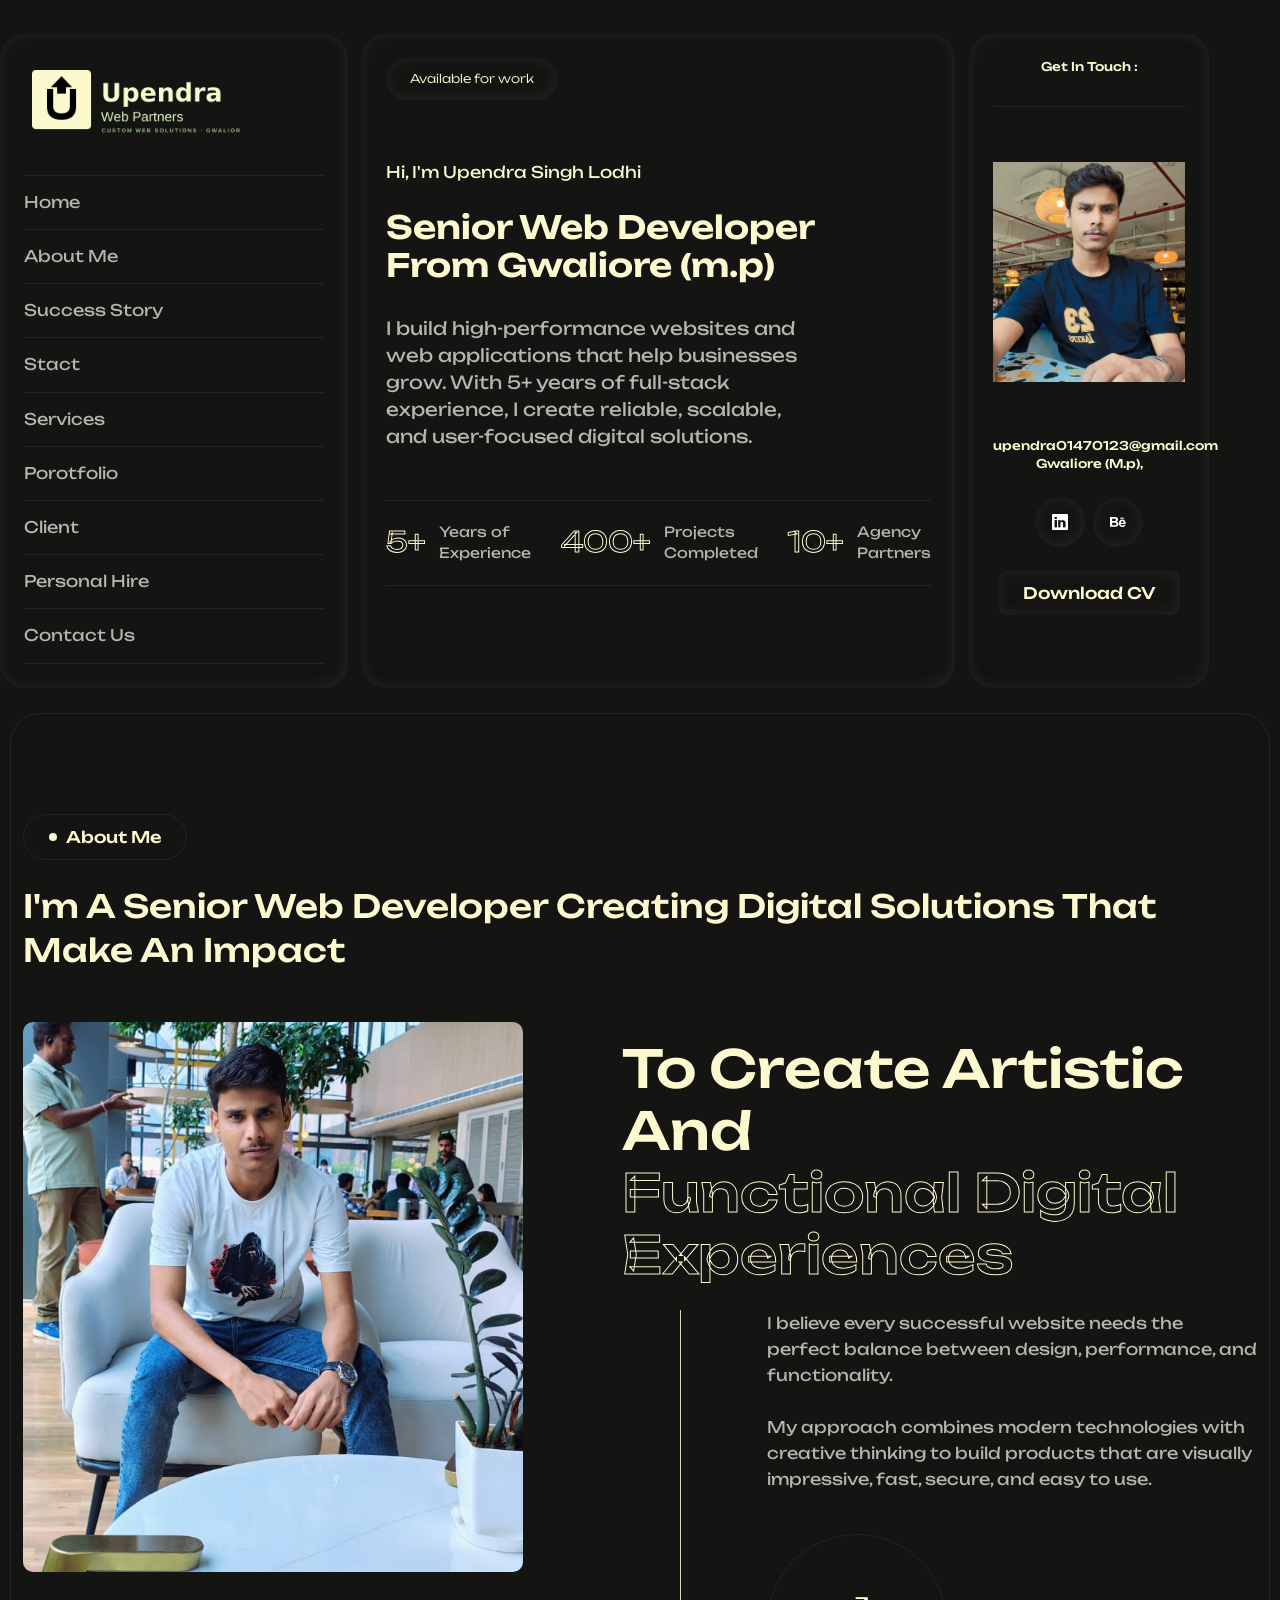
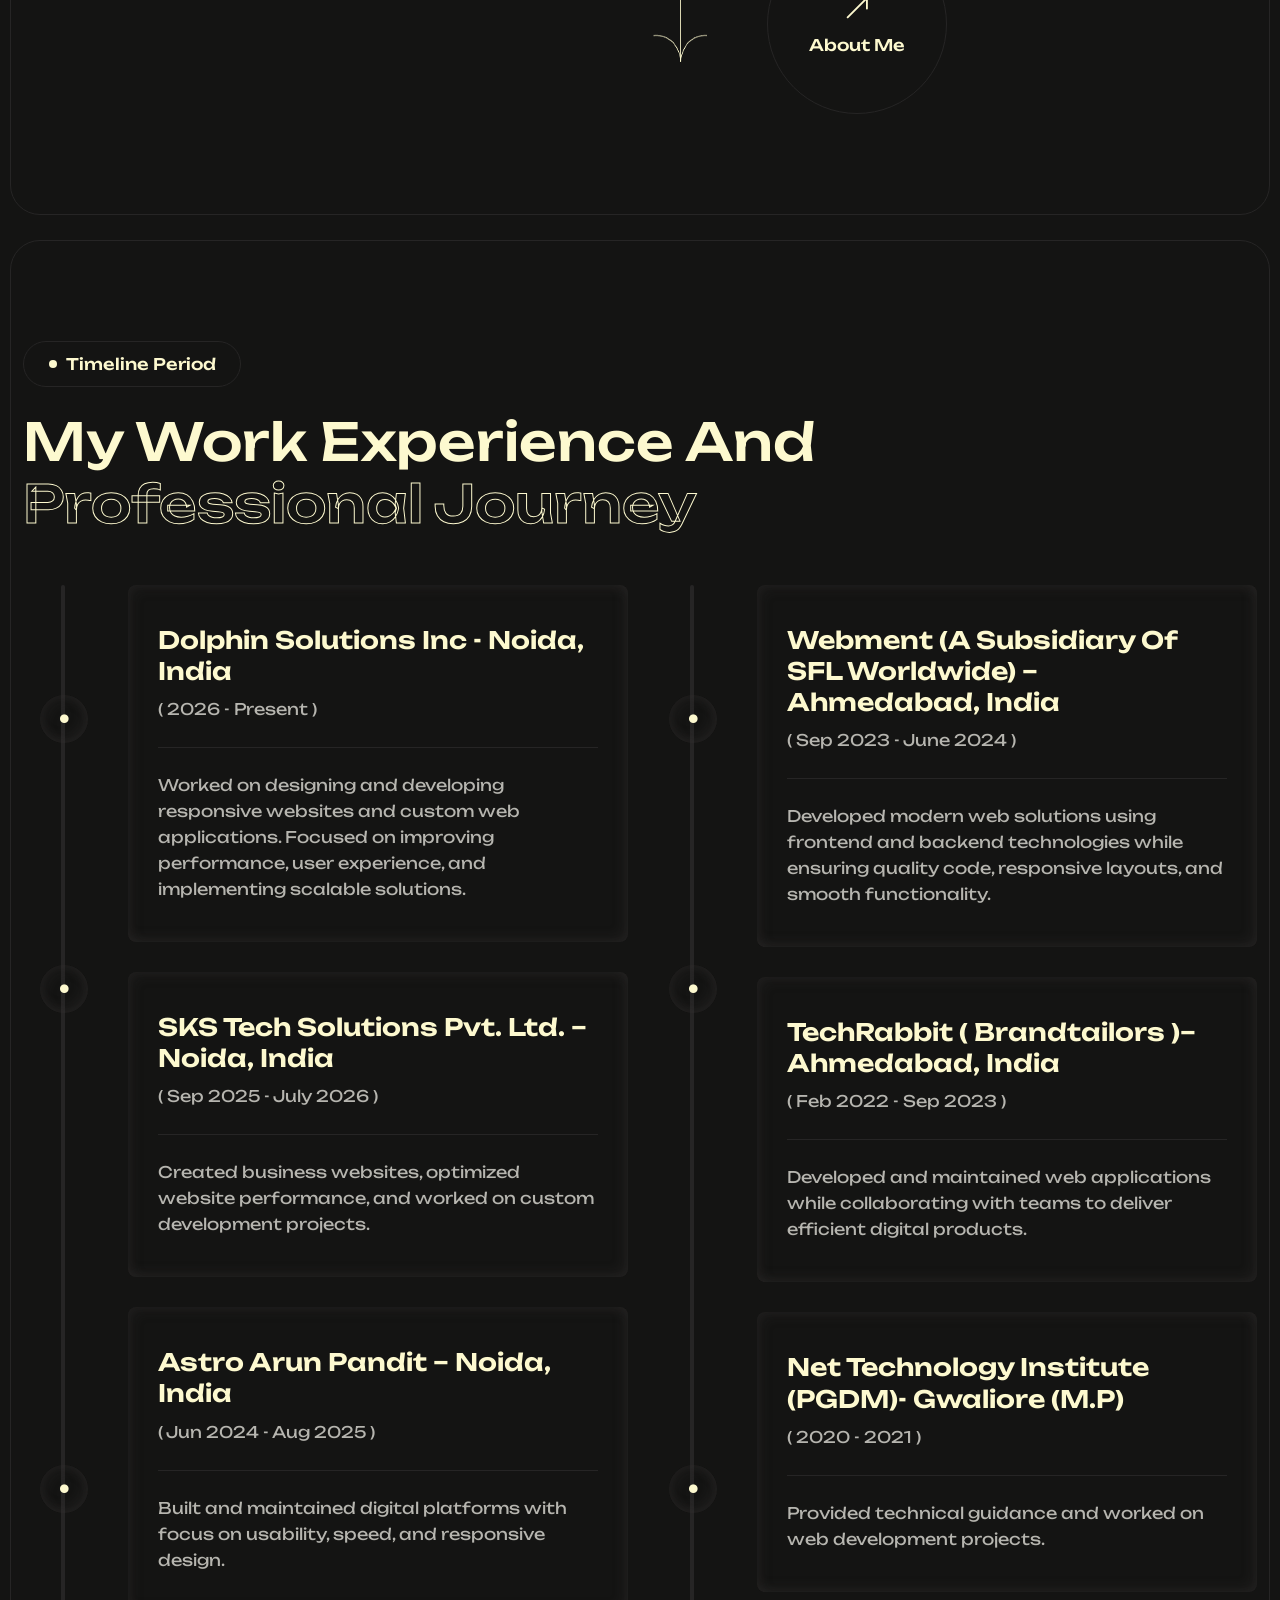
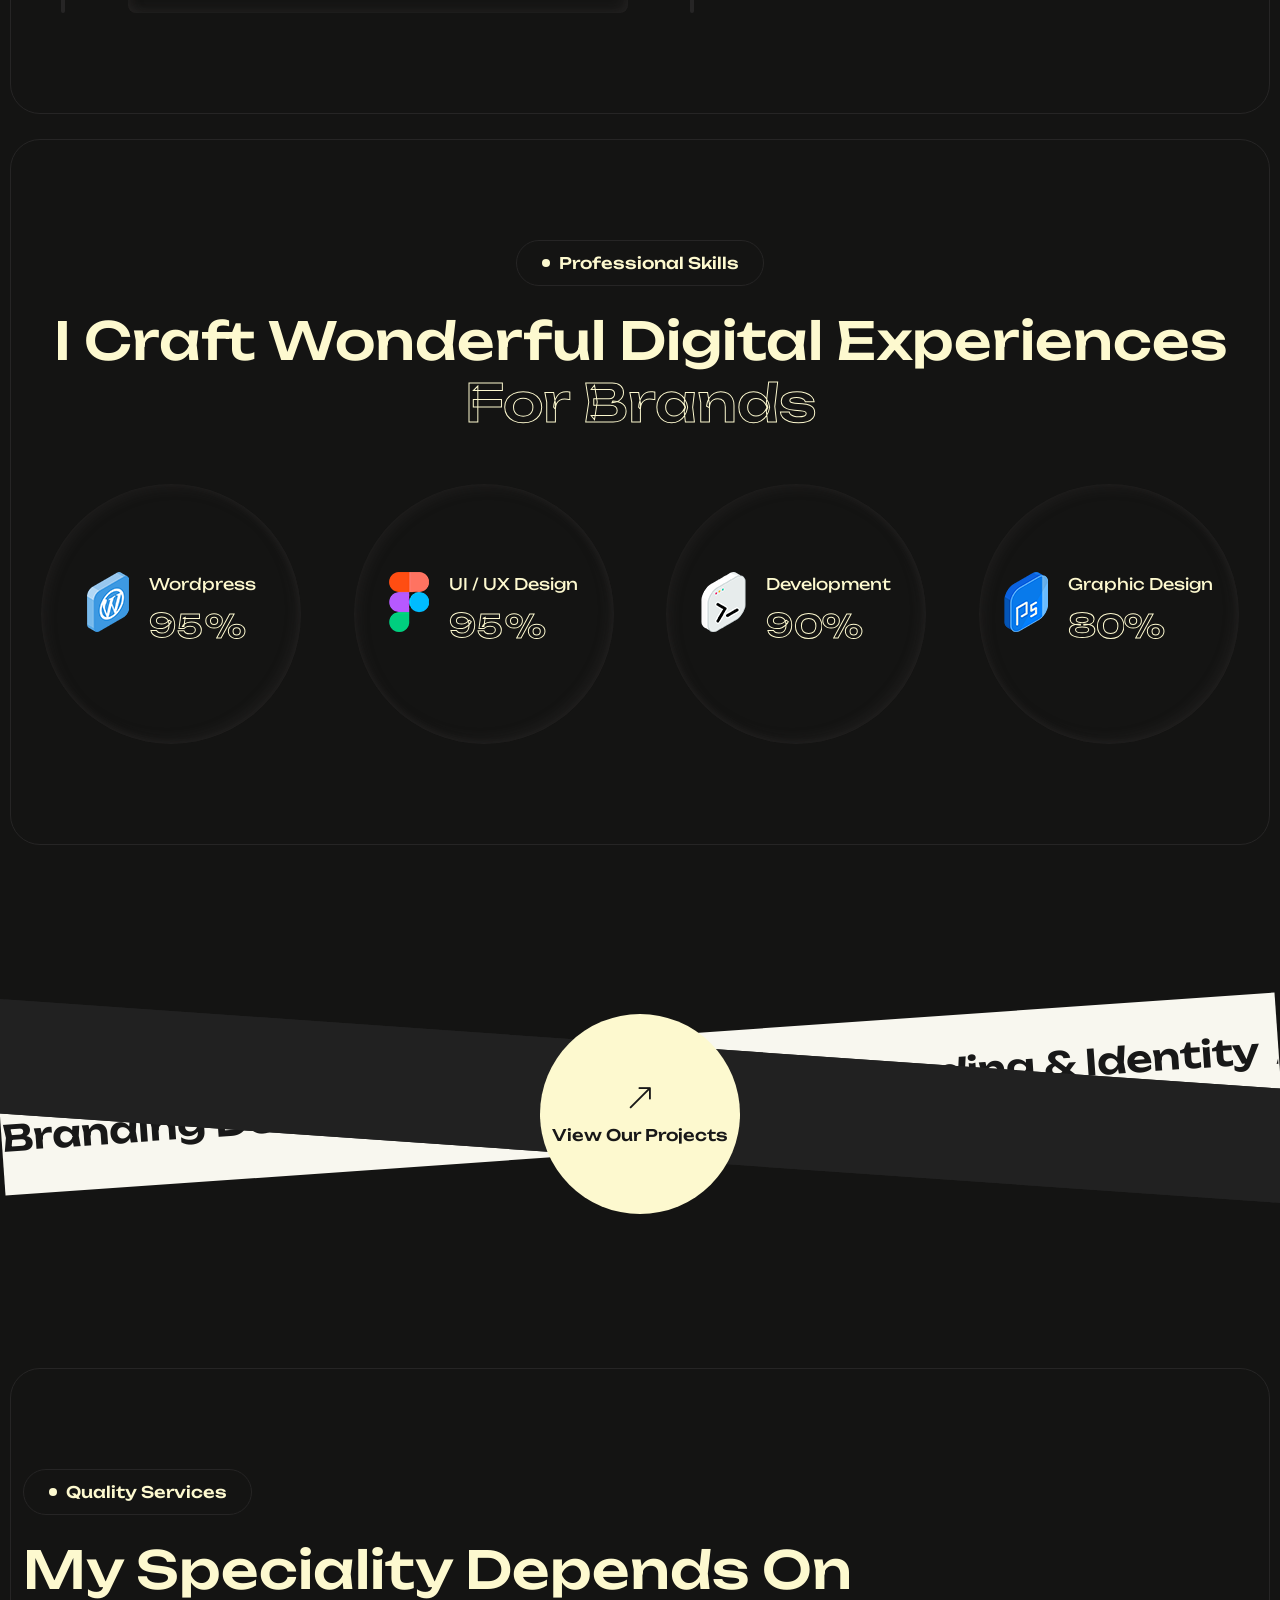
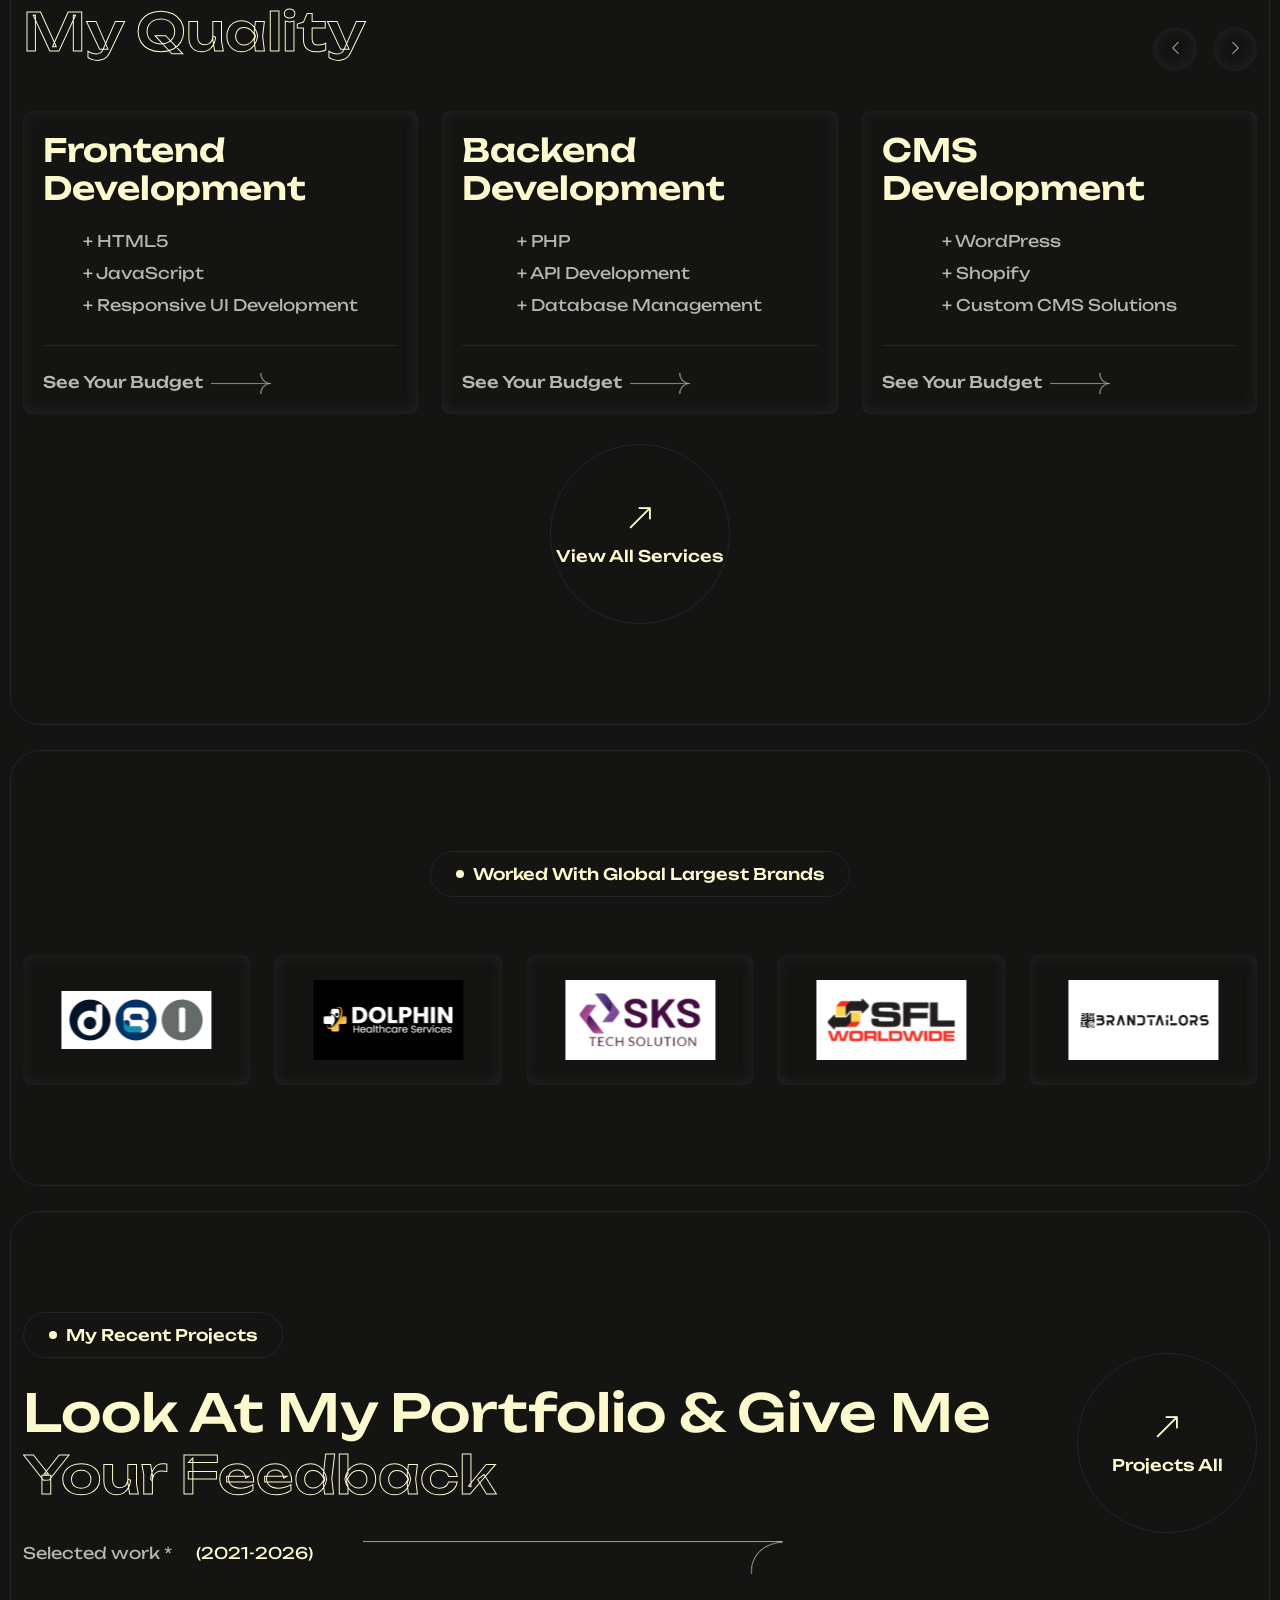
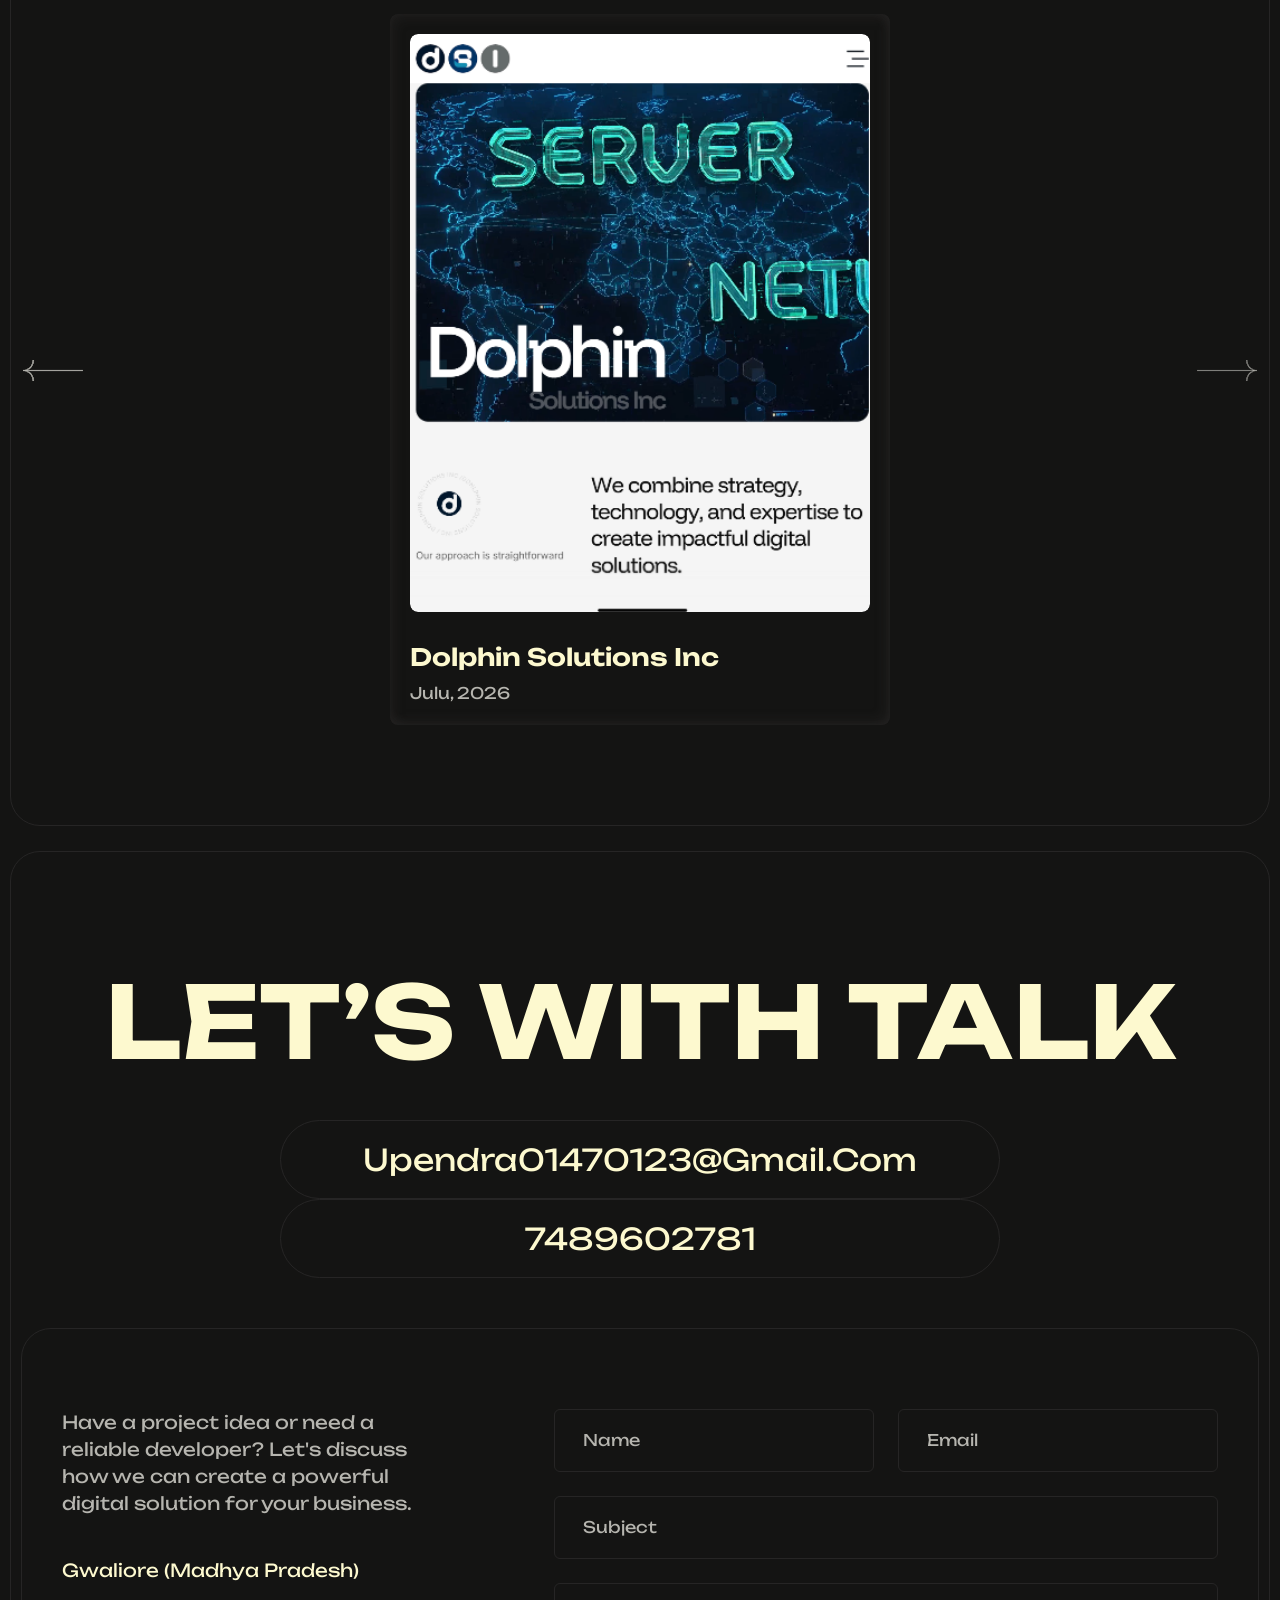
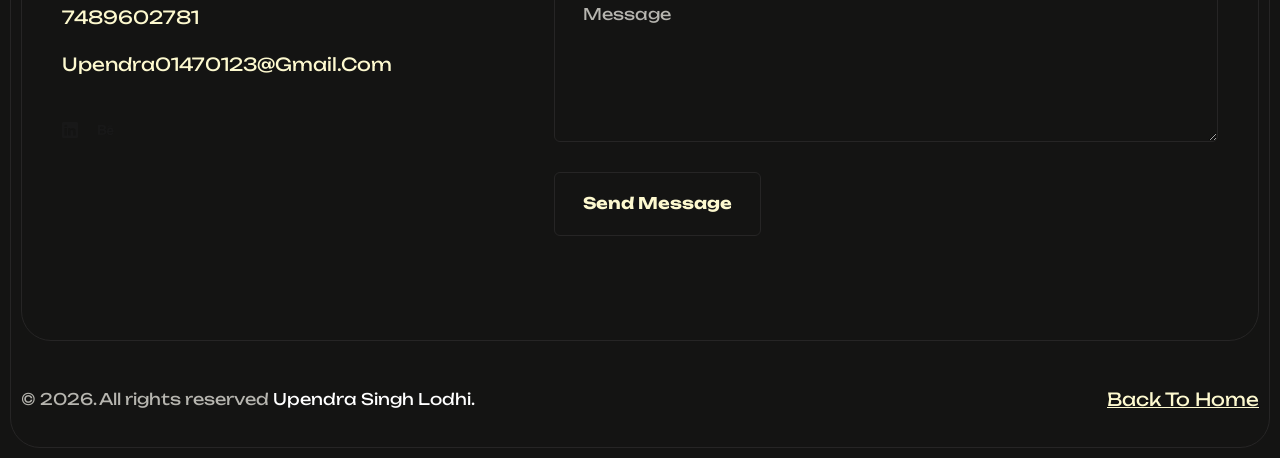
<file: index.html>
<!DOCTYPE html>
<html lang="en">

<!--<< Header Area >>-->

<head>
   <!--<< Required meta tags >>-->
   <meta charset="UTF-8">
   <meta http-equiv="X-UA-Compatible" content="IE=edge">
   <meta name="viewport" content="width=device-width, initial-scale=1.0">
   <!--<< Title >>-->
   <title>Upendra Singh Lodhi | Snr. Wordpress & Shopify Developer</title>
   <!--<< Favcion >>-->
   <link rel="shortcut icon" href="assets/img/logo/favicon-512.png">
   <!--<< Bootstrap min.css >>-->
   <link rel="stylesheet" href="assets/css/bootstrap.min.css">
   <!--<< Aos animation css >>-->
   <link rel="stylesheet" href="assets/css/aos.css">
   <!--<< Main.css >>-->
   <link rel="stylesheet" href="assets/css/main.css">
</head>

<!--<< Body Area >>-->

<body>

   <!--<< Preloader >>-->
   <!--<< Preloader >>-->
   <div class="custom-preloader">
      <div class="loader-wrapper">

         <div class="loader-logo">
            <img src="assets/img/logo/favicon-180.png" alt="Logo">
         </div>

         <div class="loader-text">
            Loading<span>.</span><span>.</span><span>.</span>
         </div>

      </div>
   </div>

   <!--<< Preloader >>-->



   <!--<< banner >>-->
   <section class="banner-section mb-common" id="bn">
      <div class="banner-herowrapper">
         <div class="header-section-unique mobile-menu">
            <div class="header-wrapper">
               <div class="main__logo">
                  <a href="index.html" class="logo">
                     <img src="assets/img/logo/upendra_logo_final (1).png" alt="logo">
                  </a>
               </div>
               <ul class="main-menu d-grid">
                  <li class="menu-border"></li>
                  <li>
                     <a href="index.html">
                        Home
                     </a>
                  </li>
                  <li class="menu-border"></li>
                  <li>
                     <a href="#about">
                        About me
                     </a>
                  </li>
                  <li class="menu-border"></li>
                  <li>
                     <a href="#reprot">
                        Success Story
                     </a>
                  </li>
                  <li class="menu-border"></li>
                  <li>
                     <a href="#skill">
                        Stact
                     </a>
                  </li>
                  <li class="menu-border"></li>
                  <li>
                     <a href="#serv">
                        Services
                     </a>
                  </li>
                  <li class="menu-border"></li>
                  <li>
                     <a href="#ports">
                        Porotfolio
                     </a>
                  </li>
                  <li class="menu-border"></li>
                  <li>
                     <a href="#testi">
                        Client
                     </a>
                  </li>
                  <li class="menu-border"></li>
                  <li>
                     <a href="personal-hire.html">
                        Personal Hire
                     </a>
                  </li>

                  <li class="menu-border"></li>
                  <li>
                     <a href="#conts">
                        Contact Us
                     </a>
                  </li>
                  <li class="menu-border"></li>
               </ul>
               <div class="custom-toggle-bar">
                  <div class="header-bar d-lg-none">
                     <span></span>
                     <span></span>
                     <span></span>
                  </div>
               </div>
            </div>
         </div>
         <div class="banner-middle cmn-shadow">
            <span class="ab-btn cmn-shadow round100">
               Available for work
            </span>
            <span class="fz-20 fw-500 white dixon">
               Hi, I'm Upendra Singh Lodhi
            </span>
            <h1 class="white">
               Senior Web Developer<br>
               From Gwaliore (m.p)
            </h1>
            <div class="half-content">
               <div class="half-arros">
                  <img src="assets/img/blog/half-arrow.png" alt="img">
               </div>
               <p class="pra-clr">
                  I build high-performance websites and web applications that help businesses grow. With 5+ years of
                  full-stack experience, I create reliable, scalable, and user-focused digital solutions.
               </p>
            </div>
            <div class="banner-counter">
               <div class="counter-bitem">
                  <span class="stor-tilecount">
                     5+
                  </span>
                  <span class="pra-clr">
                     Years of
                     <span class="d-block">
                        Experience
                     </span>
                  </span>
               </div>
               <div class="counter-bitem">
                  <span class="stor-tilecount">
                     400+
                  </span>
                  <span class="pra-clr">
                     Projects
                     <span class="d-block">
                        Completed
                     </span>
                  </span>
               </div>
               <div class="counter-bitem">
                  <span class="stor-tilecount">
                     10+
                  </span>
                  <span class="pra-clr">
                     Agency
                     <span class="d-block">
                        Partners
                     </span>
                  </span>
               </div>
            </div>
         </div>
         <div class="hero-right-wrap cmn-shadow">
            <div class="prof-head d-flex align-items-center justify-content-center">
               <span class="fz-20 fw-500 white">
                  Get In Touch :
               </span>
            </div>
            <div class="profile-img d-block">
               <img src="assets/img/banner/WhatsApp Image 2026-08-19 at 8.00.41 AM.jpeg" alt="img" class="round10">
            </div>
            <span class="fz-20 d-block text-center fw-500 white">
               upendra01470123@gmail.com
               <span class="d-block">
                  Gwaliore (M.p),
               </span>
            </span>
            <ul class="right-social-com d-flex cmn-social gap-xxl-3 gap-2 justify-content-center">
               <li>
                  <a href="https://www.linkedin.com/in/upendra-singh-lodhi310210262/">
                     <i class="bi bi-linkedin"></i>
                  </a>
               </li>
               <li>
                  <a href="https://www.behance.net/upendrasingh24">
                     <i class="bi bi-behance"></i>
                  </a>
               </li>
            </ul>
            <div class="text-center">
               <a href="assets/img/cv/Upendra_Lodhi_CV-2026.pdf" class="cv-btn">
                  Download CV
               </a>
            </div>
         </div>
      </div>
   </section>
   <!--<< banner >>-->



   <!--<< About 01 >>-->
   <section class="about-section-v01 check-box-style mb-common pt-100 pb-100" id="about">
      <div class="container">
         <div class="edu-expri-head">
            <div class="section-title mb-60">
               <span class="section-sub" data-aos="fade-down" data-aos-duration="1000">
                  About Me
               </span>
               <h3 class="fw-500 mt-3" data-aos="fade-down" data-aos-duration="1500">
                  <span class="d-flex justify-content-end">I'm A Senior Web Developer Creating Digital Solutions That
                     Make An Impact
               </h3>
            </div>
         </div>
         <div class="row g-lg-4 g-4 justify-content-between">
            <div class="col-lg-5">
               <div class="about-thumbv1">
                  <img src="assets/img/about/WhatsApp Image 2026-08-19 at 8.00.42 AM.jpeg" alt="img"
                     class="round10 about-img">
               </div>
            </div>
            <div class="col-lg-7">
               <div class="about-content-v1">
                  <div class="section-title mb-xxl-5 mb-sm-4 mb-3">
                     <h2 class="stitle fw-500 mt-3" data-aos="fade-down" data-aos-duration="1500">
                        To Create Artistic And
                        <span class="text-storkes d-block">
                           Functional Digital Experiences
                        </span>
                     </h2>
                  </div>
                  <div class="about-content-inner d-flex justify-content-end">
                     <div class="boxes">
                        <a href="#" class="arrow">
                           <img src="assets/img/blog/arrow-down.png" alt="img">
                        </a>
                        <div class="right-comp">
                           <p class="pra-clr">
                              I believe every successful website needs the perfect balance between design, performance,
                              and functionality.
                              <br>
                              <br>
                              My approach combines modern technologies with creative thinking to build products that are
                              visually impressive, fast, secure, and easy to use.
                           </p>
                           <a href="#" class="hover-circle cmborder wow fadeInUp" data-wow-duration="1.6s">
                              <span class="box">
                                 <i class="bi bi-arrow-up-right"></i>
                                 <span class="textmore">
                                    About Me
                                 </span>
                              </span>
                           </a>
                        </div>
                     </div>
                  </div>
               </div>
            </div>
         </div>
      </div>
   </section>
   <!--<< About 01 >>-->

   <!--<< Exprience001 >>-->
   <section class="exprience-section-v01 check-box-style mb-common pt-100 pb-100" id="reprot">
      <div class="container">
         <div class="section-title mb-60">
            <span class="section-sub" data-aos="fade-down" data-aos-duration="1000">
               Timeline Period
            </span>
            <h2 class="stitle fw-500 mt-3" data-aos="fade-down" data-aos-duration="1500">
               My Work Experience And
               <span class="text-storkes d-block">
                  Professional Journey
               </span>
            </h2>
         </div>
         <div class="row g-xxl-4 g-4 justify-content-between">
            <div class="col-lg-1 d-lg-block d-none">
               <div class="edu-lining d-lg-block d-none">
                  <div class="edu-l1"><i class="bi bi-dot"></i></div>
                  <div class="edu-l1"><i class="bi bi-dot"></i></div>
                  <div class="edu-l1"><i class="bi bi-dot"></i></div>
               </div>
            </div>
            <div class="col-lg-5 col-md-6">
               <div class="education-inner">
                  <div class="education-item cmn-shadow round8">
                     <div class="educa-head">
                        <h4>
                           <a href="#" class="white">
                              Dolphin Solutions Inc - Noida, India
                           </a>
                        </h4>
                        <span class="pra-clr">
                           ( 2026 - Present )
                        </span>
                     </div>
                     <p class="pra-clr">
                        Worked on designing and developing responsive websites and custom web applications. Focused on
                        improving performance, user experience, and implementing scalable solutions.
                     </p>
                  </div>
                  <div class="education-item cmn-shadow round8">
                     <div class="educa-head">
                        <h4>
                           <a href="#" class="white">
                              SKS Tech Solutions Pvt. Ltd. – Noida, India
                           </a>
                        </h4>
                        <span class="pra-clr">
                           ( Sep 2025 - July 2026 )
                        </span>
                     </div>
                     <p class="pra-clr">
                        Created business websites, optimized website performance, and worked on custom development
                        projects.
                     </p>
                  </div>
                  <div class="education-item cmn-shadow round8">
                     <div class="educa-head">
                        <h4>
                           <a href="#" class="white">
                              Astro Arun Pandit – Noida, India
                           </a>
                        </h4>
                        <span class="pra-clr">
                           ( Jun 2024 - Aug 2025 )
                        </span>
                     </div>
                     <p class="pra-clr">
                        Built and maintained digital platforms with focus on usability, speed, and responsive design.
                     </p>
                  </div>
               </div>
            </div>
            <div class="col-lg-1 d-lg-block d-none">
               <div class="edu-lining m-auto d-lg-block d-none">
                  <div class="edu-l1"><i class="bi bi-dot"></i></div>
                  <div class="edu-l1"><i class="bi bi-dot"></i></div>
                  <div class="edu-l1"><i class="bi bi-dot"></i></div>
               </div>
            </div>
            <div class="col-lg-5 col-md-6">
               <div class="education-inner">
                  <div class="education-item cmn-shadow round8">
                     <div class="educa-head">
                        <h4>
                           <a href="#" class="white">
                              Webment (A Subsidiary of SFL Worldwide) – Ahmedabad, India
                           </a>
                        </h4>
                        <span class="pra-clr">
                           ( Sep 2023 - June 2024 )
                        </span>
                     </div>
                     <p class="pra-clr">
                        Developed modern web solutions using frontend and backend technologies while ensuring quality
                        code, responsive layouts, and smooth functionality.
                     </p>
                  </div>
                  <div class="education-item cmn-shadow round8">
                     <div class="educa-head">
                        <h4>
                           <a href="#" class="white">
                              TechRabbit ( Brandtailors )– Ahmedabad, India
                           </a>
                        </h4>
                        <span class="pra-clr">
                           ( Feb 2022 - Sep 2023 )
                        </span>
                     </div>
                     <p class="pra-clr">
                        Developed and maintained web applications while collaborating with teams to deliver efficient
                        digital products.
                     </p>
                  </div>
                  <div class="education-item cmn-shadow round8">
                     <div class="educa-head">
                        <h4>
                           <a href="#" class="white">
                              Net Technology Institute (PGDM)- Gwaliore (M.P)
                           </a>
                        </h4>
                        <span class="pra-clr">
                           ( 2020 - 2021 )
                        </span>
                     </div>
                     <p class="pra-clr">
                        Provided technical guidance and worked on web development projects.
                     </p>
                  </div>
               </div>
            </div>
         </div>
      </div>
   </section>
   <!--<< Exprience001 >>-->

   <!--<< Exprience >>-->
   <section class="exprience-section-v1 check-box-style mb-common pt-100 pb-100" id="skill">
      <div class="container">
         <div class="section-title text-center mb-60">
            <span class="section-sub" data-aos="fade-down" data-aos-duration="1000">
               Professional Skills
            </span>
            <h2 class="stitle fw-500 mt-3" data-aos="fade-down" data-aos-duration="1500">
               I Craft Wonderful Digital Experiences
               <span class="text-storkes d-block">
                  For Brands
               </span>
            </h2>
         </div>
         <div class="row g-xxl-4 g-3 justify-content-center">
            <div class="col-lg-3 col-md-6 col-sm-6" data-aos="fade-up" data-aos-duration="1800">
               <div class="exprience-item cmn-shadow round50 d-center">
                  <div class="box d-flex">
                     <div class="expri-icon">
                        <img src="assets/img/project/s4.png" alt="img">
                     </div>
                     <div class="expri-cont">
                        <span class="white sub-wu">
                           Wordpress
                        </span>
                        <div class="odometer-item">
                           <h3 class="counters d-flex align-items-center">
                              <span class="odometer" data-odometer-final="95"></span>
                              <span> %</span>
                           </h3>
                        </div>
                     </div>
                  </div>
               </div>
            </div>
            <div class="col-lg-3 col-md-6 col-sm-6" data-aos="fade-up" data-aos-duration="1200">
               <div class="exprience-item cmn-shadow round50 d-center">
                  <div class="box d-flex">
                     <div class="expri-icon">
                        <img src="assets/img/project/s1.png" alt="img">
                     </div>
                     <div class="expri-cont">
                        <span class="white sub-wu">
                           UI / UX Design
                        </span>
                        <div class="odometer-item">
                           <h3 class="counters d-flex align-items-center">
                              <span class="odometer" data-odometer-final="95"></span>
                              <span> %</span>
                           </h3>
                        </div>
                     </div>
                  </div>
               </div>
            </div>
            <div class="col-lg-3 col-md-6 col-sm-6" data-aos="fade-up" data-aos-duration="1400">
               <div class="exprience-item cmn-shadow round50 d-center">
                  <div class="box d-flex">
                     <div class="expri-icon">
                        <img src="assets/img/project/s2.png" alt="img">
                     </div>
                     <div class="expri-cont">
                        <span class="white sub-wu">
                           Development
                        </span>
                        <div class="odometer-item">
                           <h3 class="counters d-flex align-items-center">
                              <span class="odometer" data-odometer-final="90"></span>
                              <span> %</span>
                           </h3>
                        </div>
                     </div>
                  </div>
               </div>
            </div>
            <div class="col-lg-3 col-md-6 col-sm-6" data-aos="fade-up" data-aos-duration="1600">
               <div class="exprience-item cmn-shadow round50 d-center">
                  <div class="box d-flex">
                     <div class="expri-icon">
                        <img src="assets/img/project/s3.png" alt="img">
                     </div>
                     <div class="expri-cont">
                        <span class="white sub-wu">
                           Graphic Design
                        </span>
                        <div class="odometer-item">
                           <h3 class="counters d-flex align-items-center">
                              <span class="odometer" data-odometer-final="80"></span>
                              <span> %</span>
                           </h3>
                        </div>
                     </div>
                  </div>
               </div>
            </div>

         </div>
      </div>
   </section>
   <!--<< Exprience >>-->

   <!--<< Connected >>-->
   <!-- Text SLider Start -->
   <section class="textslide-solution position-relative">
      <div class="textsslide-hoverbox d-flex justify-content-center">
         <a href="porotfolio.html" class="hover-circle cmborder wow fadeInUp" data-wow-duration="1.6s">
            <span class="box">
               <i class="bi bi-arrow-up-right title"></i>
               <span class="textmore">
                  View Our Projects
               </span>
            </span>
         </a>
      </div>
      <div class="version-two-marque">
         <div class="mycustom-marque2">
            <div class="scrolling-wrap">
               <div class="comm">
                  <div class="cmn-textslide">Branding Desig</div>
                  <div><span class="slach">/</span></div>
                  <div class="cmn-textslide">App Development</div>
                  <div><span class="slach">/</span></div>
                  <div class="cmn-textslide textitalick">Branding & Identity</div>
                  <div><span class="slach">/</span></div>
                  <div class="cmn-textslide">Web Development /</div>
               </div>
               <div class="comm">
                  <div class="cmn-textslide">Branding Desig</div>
                  <div><span class="slach">/</span></div>
                  <div class="cmn-textslide">App Development</div>
                  <div><span class="slach">/</span></div>
                  <div class="cmn-textslide textitalick">Branding & Identity</div>
                  <div><span class="slach">/</span></div>
                  <div class="cmn-textslide">Web Development</div>
               </div>
            </div>
         </div>
      </div>
      <div class="version-one-marque">
         <div class="mycustom-marque">
            <div class="scrolling-wrap">
               <div class="comm">
                  <div class="cmn-textslide">Branding Desig</div>
                  <div><span class="slach">/</span></div>
                  <div class="cmn-textslide">App Development</div>
                  <div><span class="slach">/</span></div>
                  <div class="cmn-textslide textitalick">Branding & Identity</div>
                  <div><span class="slach">/</span></div>
                  <div class="cmn-textslide">Web Development /</div>
               </div>
               <div class="comm">
                  <div class="cmn-textslide">Branding Desig</div>
                  <div><span class="slach">/</span></div>
                  <div class="cmn-textslide">App Development</div>
                  <div><span class="slach">/</span></div>
                  <div class="cmn-textslide textitalick">Branding & Identity</div>
                  <div><span class="slach">/</span></div>
                  <div class="cmn-textslide">Web Development</div>
               </div>
            </div>
         </div>
      </div>
   </section>
   <!-- Text Slider End -->
   <!--<< Connected >>-->

   <!--<< Working Depend >>-->
   <section class="quality-section check-box-style mb-common pt-100 pb-100" id="serv">
      <div class="container">
         <div class="cus__mb60  d-md-flex d-grid align-items-end justify-content-between gap-3">
            <div class="section-title">
               <span class="section-sub" data-aos="fade-down" data-aos-duration="1000">
                  Quality Services
               </span>
               <h2 class="stitle fw-500 mt-3" data-aos="fade-down" data-aos-duration="1500">
                  My Speciality Depends on
                  <span class="text-storkes d-block">
                     My Quality
                  </span>
               </h2>
            </div>
            <div class="d-inline-flex align-items-center gap-3">
               <div class="mcustom__next1 cmn-slide-btn cmn-shadow d-center round50">
                  <i class="bi bi-chevron-left"></i>
               </div>
               <div class="mcustom__prev1 cmn-slide-btn cmn-shadow d-center round50">
                  <i class="bi bi-chevron-right"></i>
               </div>
            </div>
         </div>
         <div class="swiper quality-working-wrap">
            <div class="swiper-wrapper">
               <div class="swiper-slide">
                  <div class="quality-work-items cmn-shadow round8">
                     <h3 class="white">
                        <a href="service.html" class="white">
                           <span class="d-block white">Frontend </span>
                           Development
                        </a>
                     </h3>
                     <ul class="label-exlist justify-content-center d-grid gap-xxl-3 gap-2">
                        <li>
                           <a href="service.html" class="d-flex align-items-center pra-clr">
                              + HTML5
                           </a>
                        </li>
                        <li>
                           <a href="service.html" class="d-flex align-items-center pra-clr">
                              + JavaScript
                           </a>
                        </li>
                        <li>
                           <a href="service.html" class="d-flex align-items-center pra-clr">
                              + Responsive UI Development
                           </a>
                        </li>
                     </ul>
                     <div class="pri-btn">
                        <a href="service.html#see-your-budget" class="d-flex align-items-center gap-2 pra-clr fw-500">
                           See Your Budget
                           <span class="arrows">
                              <img src="assets/img/blog/right-arrow.png" alt="img">
                           </span>
                        </a>
                     </div>
                  </div>
               </div>
               <div class="swiper-slide">
                  <div class="quality-work-items cmn-shadow round8">
                     <h3 class="white">
                        <a href="service.html" class="white">
                           Backend
                           <span class="d-block white"> Development</span>
                        </a>
                     </h3>
                     <ul class="label-exlist justify-content-center d-grid gap-xxl-3 gap-2">
                        <li>
                           <a href="service.html" class="d-flex align-items-center pra-clr">
                              + PHP
                           </a>
                        </li>
                        <li>
                           <a href="service.html" class="d-flex align-items-center pra-clr">
                              + API Development
                           </a>
                        </li>
                        <li>
                           <a href="service.html" class="d-flex align-items-center pra-clr">
                              + Database Management
                           </a>
                        </li>
                     </ul>
                     <div class="pri-btn">
                        <a href="service.html#see-your-budget" class="d-flex align-items-center gap-2 pra-clr fw-500">
                           See Your Budget
                           <span class="arrows">
                              <img src="assets/img/blog/right-arrow.png" alt="img">
                           </span>
                        </a>
                     </div>
                  </div>
               </div>
               <div class="swiper-slide">
                  <div class="quality-work-items cmn-shadow round8">
                     <h3 class="white">
                        <a href="service.html" class="white">
                           CMS
                           <span class="d-block white">Development</span>
                        </a>
                     </h3>
                     <ul class="label-exlist justify-content-center d-grid gap-xxl-3 gap-2">
                        <li>
                           <a href="service.html" class="d-flex align-items-center pra-clr">
                              + WordPress
                           </a>
                        </li>
                        <li>
                           <a href="service.html" class="d-flex align-items-center pra-clr">
                              + Shopify
                           </a>
                        </li>
                        <li>
                           <a href="service.html" class="d-flex align-items-center pra-clr">
                              + Custom CMS Solutions
                           </a>
                        </li>
                     </ul>
                     <div class="pri-btn">
                        <a href="service.html#see-your-budget" class="d-flex align-items-center gap-2 pra-clr fw-500">
                           See Your Budget
                           <span class="arrows">
                              <img src="assets/img/blog/right-arrow.png" alt="img">
                           </span>
                        </a>
                     </div>
                  </div>
               </div>
               <div class="swiper-slide">
                  <div class="quality-work-items cmn-shadow round8">
                     <h3 class="white">
                        <a href="service.html" class="white">
                           <span class="d-block white">UI/UX</span>
                           Design
                        </a>
                     </h3>
                     <ul class="label-exlist justify-content-center d-grid gap-xxl-3 gap-2">
                        <li>
                           <a href="service.html" class="d-flex align-items-center pra-clr">
                              + Figma , Photoshop, Canva,
                           </a>
                        </li>
                        <li>
                           <a href="service.html" class="d-flex align-items-center pra-clr">
                              + User Interface Design
                           </a>
                        </li>
                        <li>
                           <a href="service.html" class="d-flex align-items-center pra-clr">
                              + Website Prototyping
                           </a>
                        </li>
                     </ul>
                     <div class="pri-btn">
                        <a href="service.html" class="d-flex align-items-center gap-2 pra-clr fw-500">
                           See Your Budget
                           <span class="arrows">
                              <img src="assets/img/blog/right-arrow.png" alt="img">
                           </span>
                        </a>
                     </div>
                  </div>
               </div>
            </div>
         </div>
         <div class="service-hoverbox d-flex justify-content-center">
            <a href="service.html" class="hover-circle cmborder wow fadeInUp" data-wow-duration="1.6s">
               <span class="box">
                  <i class="bi bi-arrow-up-right"></i>
                  <span class="textmore">
                     View All Services
                  </span>
               </span>
            </a>
         </div>
      </div>
   </section>
   <!--<< Working Depend >>-->

   <!--<< Sponsor >>-->
   <section id="testi" class="sponsor-sections check-box-style mb-common pt-100 pb-100">
      <div class="container">
         <div class="sponsor__area">
            <div class="section-title text-center mb-60">
               <span class="section-sub text-capitalize" data-aos="fade-down" data-aos-duration="1000">
                  Worked with global largest brands
               </span>
            </div>
            <div class="swiper sponsor__wrap">
               <div class="swiper-wrapper">
                  <div class="sponsor__slide swiper-slide cmn-shadow logo-img round8 d-center">
                     <img src="assets/img/sponsor/aaplogo.svg" alt="img">
                  </div>
                  <div class="sponsor__slide swiper-slide cmn-shadow logo-img round8 d-center">
                     <img src="assets/img/sponsor/Dolphin New Logo.png" alt="img">
                  </div>
                  <div class="sponsor__slide swiper-slide cmn-shadow logo-img round8 d-center">
                     <img src="assets/img/sponsor/ds.png" alt="img">
                  </div>
                  <div class="sponsor__slide swiper-slide cmn-shadow logo-img round8 d-center">
                     <img src="assets/img/sponsor/Untitled design (1).png" alt="img">
                  </div>
                  <div class="sponsor__slide swiper-slide cmn-shadow logo-img round8 d-center">
                     <img src="assets/img/sponsor/Untitled design (2).png" alt="img">
                  </div>
                  <div class="sponsor__slide swiper-slide cmn-shadow logo-img round8 d-center">
                     <img src="assets/img/sponsor/Untitled design (3).png" alt="img">
                  </div>
                  <div class="sponsor__slide swiper-slide cmn-shadow logo-img round8 d-center">
                     <img src="assets/img/sponsor/Untitled design.png" alt="img">
                  </div>
               </div>
            </div>
         </div>
      </div>
   </section>
   <!--<< Sponsor >>-->

   <!--<< Working >>-->
   <section class="working-section check-box-style mb-common pt-100 pb-100" id="ports">
      <div class="container">
         <div class="cus__mb60  d-md-flex d-grid align-items-center justify-content-between gap-3">
            <div class="section-title">
               <span class="section-sub" data-aos="fade-down" data-aos-duration="1000">
                  My Recent Projects
               </span>
               <h2 class="stitle fw-500 mt-3" data-aos="fade-down" data-aos-duration="1500">
                  Look at My Portfolio & Give Me
                  <span class="text-storkes d-block">
                     Your Feedback
                  </span>
               </h2>
               <div class="select-work d-flex align-items-start">
                  <div class="d-flex flex-wrap align-items-center gap-md-4 gap-2 white">
                     <span class="pra-clr">
                        Selected work *
                     </span>
                     (2021-2026)
                  </div>
                  <img src="assets/img/blog/half-arrow.png" alt="img" class="half-arrow">
               </div>
            </div>
            <div class="blog-hoverbox">
               <a href="porotfolio.html" class="hover-circle cmborder wow fadeInUp" data-wow-duration="1.6s">
                  <span class="box">
                     <i class="bi bi-arrow-up-right"></i>
                     <span class="textmore">
                        Projects All
                     </span>
                  </span>
               </a>
            </div>
         </div>
         <div class="working-project-wrap d-flex align-items-center justify-content-between">
            <div class="mcustom__next1 d-none d-sm-block">
               <img src="assets/img/blog/left-arrow.png" alt="">
            </div>
            <div class="swiper working-wrap">
               <div class="swiper-wrapper">
                  <div class="swiper-slide">
                     <div class="working-work-items cmn-shadow round8">
                        <div class="thumb round8 position-relative mb-30">
                           <img src="assets/img/project/mainstay.png" alt="img" class="round8">

                        </div>
                        <div class="working-content">
                           <h4 class="mb-xxl-2 mb-2">
                              <a href="https://mainstay4pl.com/" class="white">
                                 Mainstay 4PL
                              </a>
                           </h4>
                           <span class="pra-clr d-block">
                              Aug, 2026
                           </span>
                        </div>
                     </div>
                  </div>
                  <div class="swiper-slide">
                     <div class="working-work-items cmn-shadow round8">
                        <div class="thumb round8 position-relative mb-30">
                           <img src="assets/img/project/dolphin.png" alt="img" class="round8">

                        </div>
                        <div class="working-content">
                           <h4 class="mb-xxl-2 mb-2">
                              <a href="https://dolphinsolutionsinc.com/" class="white">
                                 Dolphin Solutions Inc
                              </a>
                           </h4>
                           <span class="pra-clr d-block">
                              Julu, 2026
                           </span>
                        </div>
                     </div>
                  </div>
                  <div class="swiper-slide">
                     <div class="working-work-items cmn-shadow round8">
                        <div class="thumb round8 position-relative mb-30">
                           <img src="assets/img/project/dolphin-healthcar.png" alt="img" class="round8">
                        </div>
                        <div class="working-content">
                           <h4 class="mb-xxl-2 mb-2">
                              <a href="https://dolphinhealthcareservices.com/" class="white">
                                 Dolphin Health Care Services
                              </a>
                           </h4>
                           <span class="pra-clr d-block">
                              June, 2026
                           </span>
                        </div>
                     </div>
                  </div>
                  <div class="swiper-slide">
                     <div class="working-work-items cmn-shadow round8">
                        <div class="thumb round8 position-relative mb-30">
                           <img src="assets/img/project/eleven.png" alt="img" class="round8">
                        </div>
                        <div class="working-content">
                           <h4 class="mb-xxl-2 mb-2">
                              <a href="https://elevendestination.com/" class="white">
                                 Eleven Destinations
                              </a>
                           </h4>
                           <span class="pra-clr d-block">
                              MAy, 2026
                           </span>
                        </div>
                     </div>
                  </div>
               </div>
            </div>
            <div class="mcustom__prev1 d-none d-sm-block">
               <img src="assets/img/blog/right-arrow.png" alt="">
            </div>
         </div>
         <div class="text-center mt-4 d-sm-none d-block">
            <div class="d-inline-flex justify-content-center gap-4">
               <div class="mcustom__next1">
                  <img src="assets/img/blog/left-arrow.png" alt="">
               </div>
               <div class="mcustom__prev1">
                  <img src="assets/img/blog/right-arrow.png" alt="">
               </div>
            </div>
         </div>
      </div>
   </section>
   <!--<< Working >>-->

   <!--<<  Footer >>-->
   <div class="footer-section check-box-style pt-100" id="conts">
      <div class="container p-0">
         <div class="talk-text text-center " data-aos="zoom-in" data-aos-duration="1400">
            LET’S WITH
            TALK
         </div>
         <a href="mailto:upendra01470123@gmail.com" class="infomail d-center cmborder round100">
            upendra01470123@gmail.com
         </a>
         <a href="tel:7489602781" class="infomail d-center cmborder round100">
            7489602781
         </a>
         <div class="footer-topping-wrap check-box-style round30">
            <div class="row justify-content-between">
               <div class="col-xl-4 col-lg-6">
                  <div class="contact-left">

                     <p class="pra-clr fz16 pragraph-one">
                        Have a project idea or need a reliable developer?
                        Let's discuss how we can create a powerful digital solution for your business.
                     </p>
                     <div class="contact-infos">
                        <a href="#">
                           Gwaliore (Madhya Pradesh)
                        </a>
                        <a href="tel:7489602781">
                           7489602781
                        </a>
                        <a href="mailto:upendra01470123@gmail.com">
                           upendra01470123@gmail.com
                        </a>
                     </div>
                     <div class="footer-social">
                        <a href="https://www.linkedin.com/in/upendra-singh-lodhi310210262/">
                           <i class="bi bi-linkedin"></i>
                        </a>

                        <a href="https://www.behance.net/upendrasingh24">
                           <i class="bi bi-behance"></i>
                        </a>
                     </div>
                  </div>
               </div>
               <div class="col-xl-7 col-lg-6">
                  <form id="contactForm" class="cmn-contact-form row g-4">

                     <input type="hidden" name="access_key" value="504bacd2-a3a8-449a-9749-7d6253acab59">

                     <input type="hidden" name="from_name" value="Upendra Singh Lodhi Portfolio">

                     <div class="col-lg-6">
                        <input type="text" name="name" placeholder="Name" required>
                     </div>

                     <div class="col-lg-6">
                        <input type="email" name="email" placeholder="Email" required>
                     </div>
                     <div class="col-lg-12">
                        <input type="text" name="subject" placeholder="Subject" required>
                     </div>

                     <div class="col-lg-12">
                        <textarea name="message" rows="5" placeholder="Message" required></textarea>
                     </div>

                     <div class="col-lg-12">
                        <div class="btns">
                           <button type="button" id="sendMessageBtn" class="cmn-btn">
                              Send Message
                           </button>
                        </div>
                     </div>

                     <div class="col-lg-12">
                        <p id="formResult"></p>
                     </div>

                  </form>


               </div>
            </div>
         </div>
         <div class="footer-bottom">
            <div class="copyright">
               <p class="pra-clr">
                  &copy; 2026. All rights reserved <a href="index.html" class="pwhite">Upendra Singh Lodhi.</a>
               </p>
               <a href="#bn" class="scroll-toptext">
                  Back To Home
               </a>

            </div>
         </div>
      </div>
   </div>
   <!--<<  Footer >>-->




   <!--<< Jquery Latest >>-->
   <script src="assets/js/jquery-3.7.0.min.js"></script>
   <!--<< Viewport Js >>-->
   <script src="assets/js/viewport.jquery.js"></script>
   <!--<< Bootstrap Js >>-->
   <script src="assets/js/bootstrap.min.js"></script>
   <!--<< Aos animation Js >>-->
   <script src="assets/js/aos.js"></script>
   <!--<< Nice Select Js >>-->
   <script src="assets/js/jquery.nice-select.min.js"></script>
   <!--<< Swiper Slide Js >>-->
   <script src="assets/js/swiper-bundle.min.js"></script>
   <!--<< Swiper Bundle Js >>-->
   <script src="assets/js/jquery.magnific-popup.min.js"></script>
   <!--<< magnific popup Js >>-->
   <script src="assets/js/odometer.min.js"></script>
   <!--<< Odometer js Js >>-->
   <script src="assets/js/wow.min.js"></script>
   <!--<< Wow Animation js >>-->
   <script src="assets/js/main.js"></script>

   <script>
      window.addEventListener("load", function () {

         const preloader = document.querySelector(".custom-preloader");

         setTimeout(function () {

            preloader.classList.add("hide-loader");

         }, 800);

      });
   </script>


   <script>
      document.getElementById("sendMessageBtn").addEventListener("click", async function () {

         const form = document.getElementById("contactForm");
         const result = document.getElementById("formResult");
         const button = this;

         if (!form.checkValidity()) {
            form.reportValidity();
            return;
         }

         button.disabled = true;
         button.innerText = "Sending...";
         result.innerText = "";

         const formData = new FormData(form);

         try {

            const response = await fetch("https://api.web3forms.com/submit", {
               method: "POST",
               body: formData
            });

            const data = await response.json();

            console.log(data);

            if (data.success) {
               result.innerText = "Message sent successfully!";
               form.reset();
            } else {
               result.innerText = data.message;
            }

         } catch (error) {
            console.error(error);
            result.innerText = "Something went wrong. Please try again.";
         }

         button.disabled = false;
         button.innerText = "Send Message";
      });


   </script>
   <!--<< Main.js >>-->
</body>

</html>
</file>
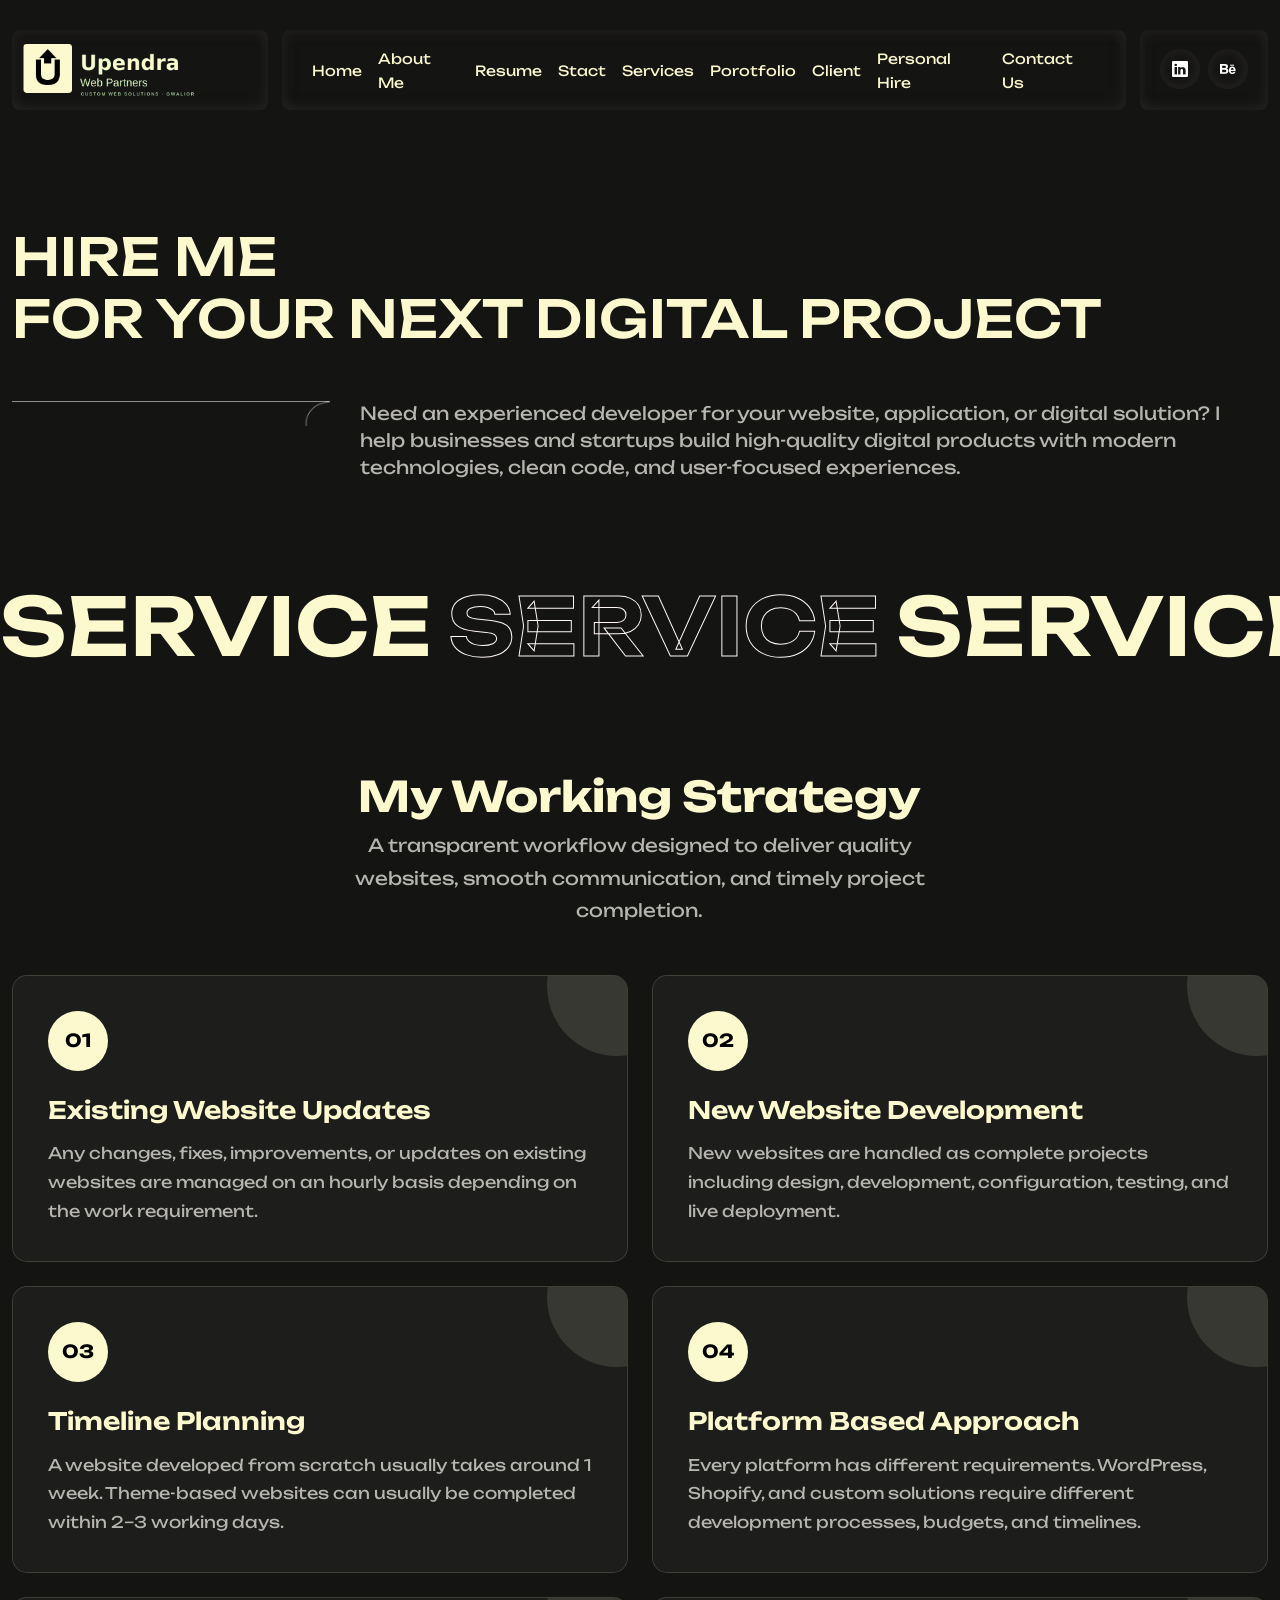
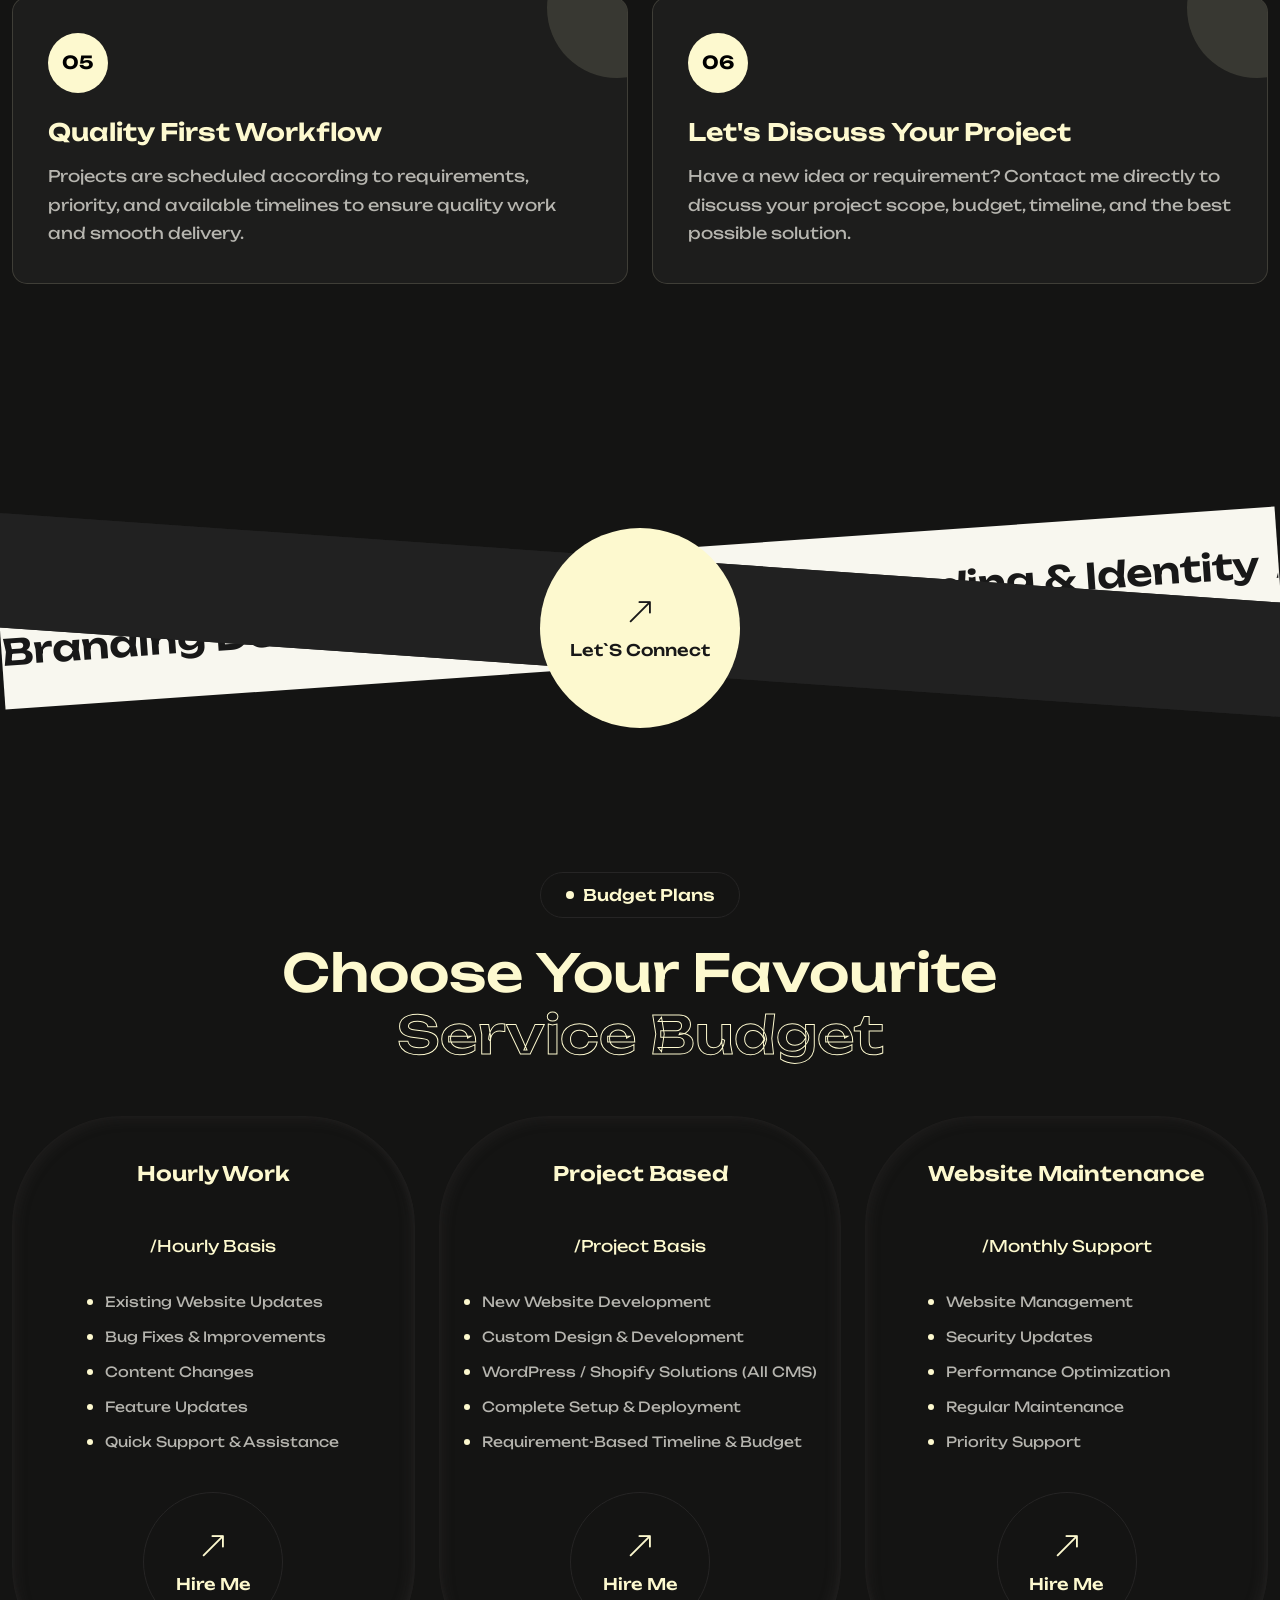
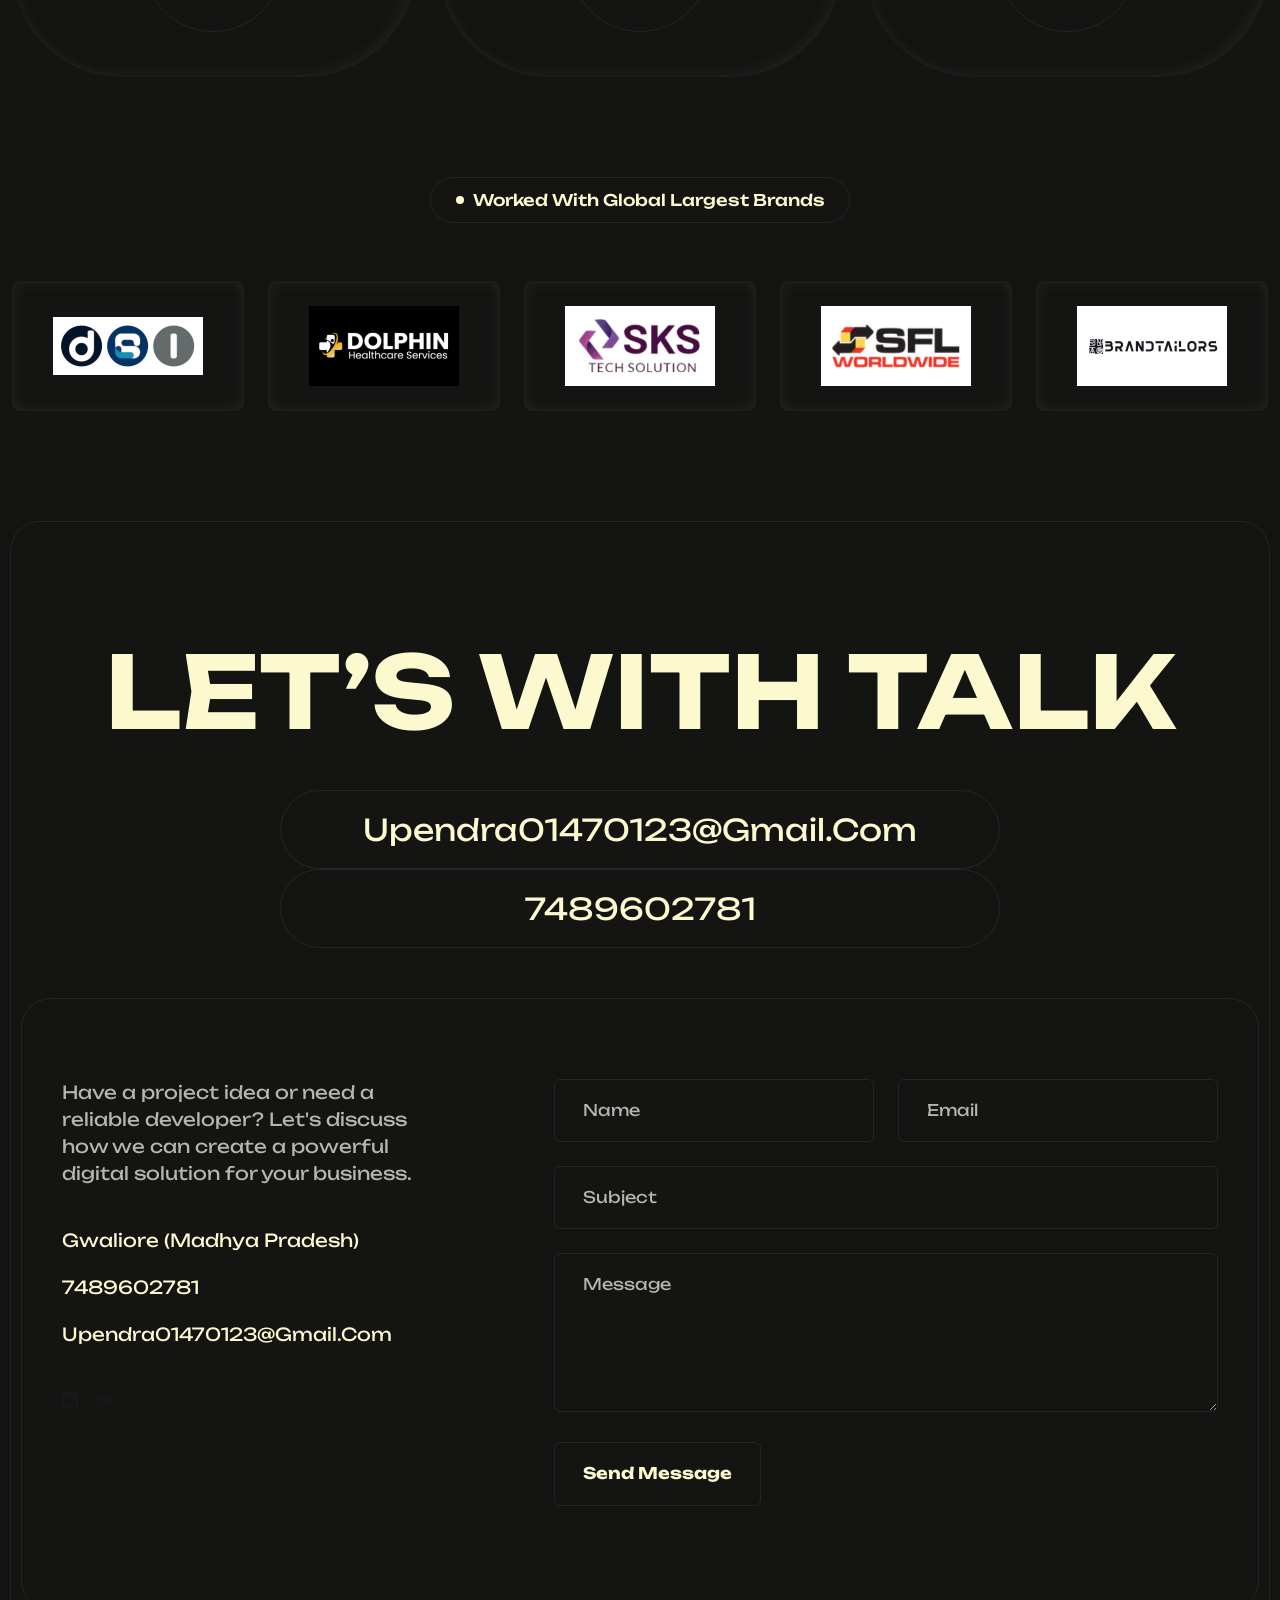
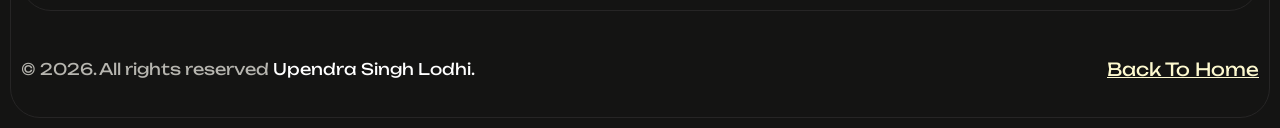
<file: personal-hire.html>
<!DOCTYPE html>
<html lang="en">

<!--<< Header Area >>-->

<head>
   <!--<< Required meta tags >>-->
   <meta charset="UTF-8">
   <meta http-equiv="X-UA-Compatible" content="IE=edge">
   <meta name="viewport" content="width=device-width, initial-scale=1.0">
   <!--<< Title >>-->
   <title>Upendra Singh Lodhi | Snr. Wordpress & Shopify Developer</title>
   <!--<< Favcion >>-->
   <link rel="shortcut icon" href="assets/img/logo/favicon-512.png">
   <!--<< Bootstrap min.css >>-->
   <link rel="stylesheet" href="assets/css/bootstrap.min.css">
   <!--<< Aos animation css >>-->
   <link rel="stylesheet" href="assets/css/aos.css">
   <!--<< Main.css >>-->
   <link rel="stylesheet" href="assets/css/main.css">
</head>

<!--<< Body Area >>-->

<body>

   <!--<< Preloader >>-->
   <div class="custom-preloader">
      <div class="loader-wrapper">

         <div class="loader-logo">
            <img src="assets/img/logo/favicon-180.png" alt="Logo">
         </div>

         <div class="loader-text">
            Loading<span>.</span><span>.</span><span>.</span>
         </div>

      </div>
   </div>

   <!--<< Preloader >>-->


   <!--<< banner >>-->
   <section class="breadcrumnd-section" id="bn">
      <!--<< Header v-1 >>-->
      <header class="header-section header-style-inner">
         <div class="container">
            <div class="header-wrapper align-items-lg-start align-items-center">
               <div class="main-logo cmn-shadow round8">
                  <a href="index.html" class="logo">
                     <img src="assets/img/logo/upendra_logo_final (1).png" alt="logo">
                  </a>
               </div>
               <div class="main-menu-wrapper w-100">
                  <ul class="main-menu cmn-shadow round8">
                     <li>
                        <a href="index.html">
                           Home
                        </a>
                     </li>
                     <li>
                        <a href="index.html#about">
                           About me
                        </a>
                     </li>
                     <li>
                        <a href="index.html#reprot">
                           Resume
                        </a>
                     </li>
                     <li>
                        <a href="index.html#skill">
                           Stact
                        </a>
                     </li>
                     <li>
                        <a href="service.html">
                           Services
                        </a>
                     </li>
                     <li>
                        <a href="porotfolio.html">
                           Porotfolio
                        </a>
                     </li>
                     <li>
                        <a href="index.html#testi">
                           Client
                        </a>
                     </li>
                     <li>
                        <a href="personal-hire.html">
                           Personal Hire
                        </a>
                     </li>
                     <li>
                        <a href="index.html#conts">
                           Contact Us
                        </a>
                     </li>
                  </ul>
               </div>
               <div class="right-bar">
                  <div class="bars-style cmn-shadow round8 d-lg-none">
                     <div class="header-bar">
                        <span></span>
                        <span></span>
                        <span></span>
                     </div>
                  </div>
                  <ul class="right-social-com d-xl-flex d-none cmn-social cmn-shadow round8">
                     <li>
                        <a href="https://www.linkedin.com/in/upendra-singh-lodhi310210262/">
                           <i class="bi bi-linkedin"></i>
                        </a>
                     </li>
                     <li>
                        <a href="https://www.behance.net/upendrasingh24">
                           <i class="bi bi-behance"></i>
                        </a>
                     </li>
                  </ul>
               </div>
            </div>
         </div>
      </header>
      <!--<< Header v-1 >>-->

      <!--<< Bread Content >>-->
      <div class="container pt-100 pb-100">
         <div class="section-title mb-60">
            <h2 class="stitle fw-500 mt-3" data-aos="fade-down" data-aos-duration="1500">
               HIRE ME
               <span class="d-block">
                  FOR YOUR NEXT DIGITAL PROJECT
               </span>
            </h2>
         </div>
         <div class="bread-arrow-inner">
            <div class="arrow">
               <img src="assets/img/blog/half-arrow.png" alt="img">
            </div>
            <p class="pra-clr">
               Need an experienced developer for your website, application, or digital solution?

               I help businesses and startups build high-quality digital products with modern technologies, clean code,
               and user-focused experiences.
            </p>
         </div>
      </div>
   </section>
   <!--<< banner >>-->

   <div class="service-scroll-textwrap">
      <div class="scrolling-wrap">
         <div class="comm">
            <div class="cmn-textslide">Service</div>
            <div class="cmn-textslide text-custom-storke">Service</div>
            <div class="cmn-textslide textitalick">Service</div>
            <div class="cmn-textslide text-custom-storke">Service</div>
            <div class="cmn-textslide">Service /</div>
         </div>
         <div class="comm">
            <div class="cmn-textslide">Service</div>
            <div class="cmn-textslide text-custom-storke">Service</div>
            <div class="cmn-textslide textitalick">Service</div>
            <div class="cmn-textslide text-custom-storke">Service</div>
            <div class="cmn-textslide">Service /</div>
         </div>
      </div>
   </div>

   <section class="strategy-section pt-100 pb-100">
      <div class="container">

         <div class="row justify-content-center">
            <div class="col-lg-8 text-center">
               <div class="section-title mb-5" data-aos="fade-up">
                  <h2 class="white">
                     My Working Strategy
                  </h2>
                  <p class="pra-clr">
                     A transparent workflow designed to deliver quality websites,
                     smooth communication, and timely project completion.
                  </p>
               </div>
            </div>
         </div>


         <div class="row g-4">

            <div class="col-lg-6 col-md-6" data-aos="fade-up" data-aos-delay="100">
               <div class="strategy-card">
                  <span class="strategy-icon">01</span>
                  <h3 class="white">Existing Website Updates</h3>
                  <p class="pra-clr">
                     Any changes, fixes, improvements, or updates on existing websites
                     are managed on an hourly basis depending on the work requirement.
                  </p>
               </div>
            </div>


            <div class="col-lg-6 col-md-6" data-aos="fade-up" data-aos-delay="200">
               <div class="strategy-card">
                  <span class="strategy-icon">02</span>
                  <h3 class="white">New Website Development</h3>
                  <p class="pra-clr">
                     New websites are handled as complete projects including design,
                     development, configuration, testing, and live deployment.
                  </p>
               </div>
            </div>


            <div class="col-lg-6 col-md-6" data-aos="fade-up" data-aos-delay="300">
               <div class="strategy-card">
                  <span class="strategy-icon">03</span>
                  <h3 class="white">Timeline Planning</h3>
                  <p class="pra-clr">
                     A website developed from scratch usually takes around 1 week.
                     Theme-based websites can usually be completed within 2–3 working days.
                  </p>
               </div>
            </div>


            <div class="col-lg-6 col-md-6" data-aos="fade-up" data-aos-delay="400">
               <div class="strategy-card">
                  <span class="strategy-icon">04</span>
                  <h3 class="white">Platform Based Approach</h3>
                  <p class="pra-clr">
                     Every platform has different requirements. WordPress, Shopify,
                     and custom solutions require different development processes,
                     budgets, and timelines.
                  </p>
               </div>
            </div>


            <div class="col-lg-6 col-md-6" data-aos="fade-up" data-aos-delay="500">
               <div class="strategy-card">
                  <span class="strategy-icon">05</span>
                  <h3 class="white">Quality First Workflow</h3>
                  <p class="pra-clr">
                     Projects are scheduled according to requirements, priority,
                     and available timelines to ensure quality work and smooth delivery.
                  </p>
               </div>
            </div>


            <div class="col-lg-6 col-md-6" data-aos="fade-up" data-aos-delay="600">
               <div class="strategy-card">
                  <span class="strategy-icon">06</span>
                  <h3 class="white">Let's Discuss Your Project</h3>
                  <p class="pra-clr">
                     Have a new idea or requirement? Contact me directly to discuss
                     your project scope, budget, timeline, and the best possible solution.
                  </p>
               </div>
            </div>

         </div>

      </div>
   </section>


   <!--<< Connected >>-->
   <!-- Text SLider Start -->
   <section class="textslide-solution position-relative">
      <div class="textsslide-hoverbox d-flex justify-content-center">
         <a href="index.html#conts" class="hover-circle cmborder wow fadeInUp" data-wow-duration="1.6s">
            <span class="box">
               <i class="bi bi-arrow-up-right title"></i>
               <span class="textmore">
                  Let`s Connect
               </span>
            </span>
         </a>
      </div>
      <div class="version-two-marque">
         <div class="mycustom-marque2">
            <div class="scrolling-wrap">
               <div class="comm">
                  <div class="cmn-textslide">Branding Desig</div>
                  <div><span class="slach">/</span></div>
                  <div class="cmn-textslide">App Development</div>
                  <div><span class="slach">/</span></div>
                  <div class="cmn-textslide textitalick">Branding & Identity</div>
                  <div><span class="slach">/</span></div>
                  <div class="cmn-textslide">Web Development /</div>
               </div>
               <div class="comm">
                  <div class="cmn-textslide">Branding Desig</div>
                  <div><span class="slach">/</span></div>
                  <div class="cmn-textslide">App Development</div>
                  <div><span class="slach">/</span></div>
                  <div class="cmn-textslide textitalick">Branding & Identity</div>
                  <div><span class="slach">/</span></div>
                  <div class="cmn-textslide">Web Development</div>
               </div>
            </div>
         </div>
      </div>
      <div class="version-one-marque">
         <div class="mycustom-marque">
            <div class="scrolling-wrap">
               <div class="comm">
                  <div class="cmn-textslide">Branding Desig</div>
                  <div><span class="slach">/</span></div>
                  <div class="cmn-textslide">App Development</div>
                  <div><span class="slach">/</span></div>
                  <div class="cmn-textslide textitalick">Branding & Identity</div>
                  <div><span class="slach">/</span></div>
                  <div class="cmn-textslide">Web Development /</div>
               </div>
               <div class="comm">
                  <div class="cmn-textslide">Branding Desig</div>
                  <div><span class="slach">/</span></div>
                  <div class="cmn-textslide">App Development</div>
                  <div><span class="slach">/</span></div>
                  <div class="cmn-textslide textitalick">Branding & Identity</div>
                  <div><span class="slach">/</span></div>
                  <div class="cmn-textslide">Web Development</div>
               </div>
            </div>
         </div>
      </div>
   </section>
   <!-- Text Slider End -->
   <!--<< Connected >>-->

   <!--<< pricing >>-->
   <section id="see-your-budget" class="pricing-section">
      <div class="container">
         <div class="section-title text-center mb-60">
            <span class="section-sub" data-aos="fade-down" data-aos-duration="1000">
               Budget Plans
            </span>
            <h2 class="stitle fw-500 mt-3" data-aos="fade-down" data-aos-duration="1500">
               Choose Your Favourite
               <span class="text-storkes d-block">
                  Service Budget
               </span>
            </h2>
         </div>
         <div class="row g-4 justify-content-center">
            <div class="col-lg-4 col-md-6 col-sm-6" data-aos="fade-up" data-aos-duration="1000">
               <div class="price-item cmn-shadow d-flex justify-content-center">
                  <div class="box">
                     <h5 class="white text-center">
                        Hourly Work
                     </h5>
                     <h2 class="pri-title">

                        <span>
                           /Hourly Basis
                        </span>
                     </h2>
                     <ul class="pri-list">
                        <li>
                           Existing Website Updates
                        </li>
                        <li>
                           Bug Fixes & Improvements
                        </li>
                        <li>
                           Content Changes
                        </li>
                        <li>
                           Feature Updates
                        </li>
                        <li>
                           Quick Support & Assistance
                        </li>
                     </ul>
                     <a href="index.html#conts" class="hover-circle cmborder wow fadeInUp" data-wow-duration="1.6s">
                        <span class="box">
                           <i class="bi bi-arrow-up-right title"></i>
                           <span class="textmore">
                              Hire Me
                           </span>
                        </span>
                     </a>
                  </div>
               </div>
            </div>
            <div class="col-lg-4 col-md-6 col-sm-6" data-aos="fade-up" data-aos-duration="1000">
               <div class="price-item cmn-shadow d-flex justify-content-center">
                  <div class="box">
                     <h5 class="white text-center">
                        Project Based
                     </h5>
                     <h2 class="pri-title">

                        <span>
                           /Project Basis
                        </span>
                     </h2>
                     <ul class="pri-list">
                        <li>
                           New Website Development
                        </li>
                        <li>
                           Custom Design & Development
                        </li>
                        <li>
                           WordPress / Shopify Solutions (All CMS)
                        </li>
                        <li>
                           Complete Setup & Deployment
                        </li>
                        <li>
                           Requirement-Based Timeline & Budget
                        </li>
                     </ul>
                     <a href="index.html#conts" class="hover-circle cmborder wow fadeInUp" data-wow-duration="1.6s">
                        <span class="box">
                           <i class="bi bi-arrow-up-right title"></i>
                           <span class="textmore">
                              Hire Me
                           </span>
                        </span>
                     </a>
                  </div>
               </div>
            </div>
            <div class="col-lg-4 col-md-6 col-sm-6" data-aos="fade-up" data-aos-duration="1000">
               <div class="price-item cmn-shadow d-flex justify-content-center">
                  <div class="box">
                     <h5 class="white text-center">
                        Website Maintenance
                     </h5>
                     <h2 class="pri-title">

                        <span>
                           /Monthly Support
                        </span>
                     </h2>
                     <ul class="pri-list">
                        <li>
                           Website Management
                        </li>
                        <li>
                           Security Updates
                        </li>
                        <li>
                           Performance Optimization
                        </li>
                        <li>
                           Regular Maintenance
                        </li>
                        <li>
                           Priority Support
                        </li>
                     </ul>
                     <a href="index.html#conts" class="hover-circle cmborder wow fadeInUp" data-wow-duration="1.6s">
                        <span class="box">
                           <i class="bi bi-arrow-up-right title"></i>
                           <span class="textmore">
                              Hire Me
                           </span>
                        </span>
                     </a>
                  </div>
               </div>
            </div>
         </div>
      </div>
   </section>
   <!--<< pricing >>-->

   <!--<< Sponsor >>-->
   <section id="testi" class="sponsor-sections pt-100 pb-100">
      <div class="container">
         <div class="sponsor__area">
            <div class="section-title text-center mb-60">
               <span class="section-sub text-capitalize" data-aos="fade-down" data-aos-duration="1000">
                  Worked with global largest brands
               </span>
            </div>
            <div class="swiper sponsor__wrap">
               <div class="swiper-wrapper">
                  <div class="sponsor__slide swiper-slide cmn-shadow logo-img round8 d-center">
                     <img src="assets/img/sponsor/aaplogo.svg" alt="img">
                  </div>
                  <div class="sponsor__slide swiper-slide cmn-shadow logo-img round8 d-center">
                     <img src="assets/img/sponsor/Dolphin New Logo.png" alt="img">
                  </div>
                  <div class="sponsor__slide swiper-slide cmn-shadow logo-img round8 d-center">
                     <img src="assets/img/sponsor/ds.png" alt="img">
                  </div>
                  <div class="sponsor__slide swiper-slide cmn-shadow logo-img round8 d-center">
                     <img src="assets/img/sponsor/Untitled design (1).png" alt="img">
                  </div>
                  <div class="sponsor__slide swiper-slide cmn-shadow logo-img round8 d-center">
                     <img src="assets/img/sponsor/Untitled design (2).png" alt="img">
                  </div>
                  <div class="sponsor__slide swiper-slide cmn-shadow logo-img round8 d-center">
                     <img src="assets/img/sponsor/Untitled design (3).png" alt="img">
                  </div>
                  <div class="sponsor__slide swiper-slide cmn-shadow logo-img round8 d-center">
                     <img src="assets/img/sponsor/Untitled design.png" alt="img">
                  </div>
               </div>
            </div>
         </div>
      </div>
   </section>
   <!--<< Sponsor >>-->

   <!--<<  Footer >>-->
   <div class="footer-section check-box-style pt-100" id="conts">
      <div class="container p-0">
         <div class="talk-text text-center " data-aos="zoom-in" data-aos-duration="1400">
            LET’S WITH
            TALK
         </div>
         <a href="mailto:upendra01470123@gmail.com" class="infomail d-center cmborder round100">
            upendra01470123@gmail.com
         </a>
         <a href="tel:7489602781" class="infomail d-center cmborder round100">
            7489602781
         </a>
         <div class="footer-topping-wrap check-box-style round30">
            <div class="row justify-content-between">
               <div class="col-xl-4 col-lg-6">
                  <div class="contact-left">
                     <p class="pra-clr fz16 pragraph-one">
                        Have a project idea or need a reliable developer?
                        Let's discuss how we can create a powerful digital solution for your business.
                     </p>
                     <div class="contact-infos">
                        <a href="#">
                           Gwaliore (Madhya Pradesh)
                        </a>
                        <a href="tel:7489602781">
                           7489602781
                        </a>
                        <a href="mailto:upendra01470123@gmail.com">
                           upendra01470123@gmail.com
                        </a>
                     </div>
                     <div class="footer-social">
                        <a href="https://www.linkedin.com/in/upendra-singh-lodhi310210262/">
                           <i class="bi bi-linkedin"></i>
                        </a>

                        <a href="https://www.behance.net/upendrasingh24">
                           <i class="bi bi-behance"></i>
                        </a>
                     </div>
                  </div>
               </div>
               <div class="col-xl-7 col-lg-6">
                  <form id="contactForm" class="cmn-contact-form row g-4">

                     <input type="hidden" name="access_key" value="504bacd2-a3a8-449a-9749-7d6253acab59">

                     <input type="hidden" name="from_name" value="Upendra Singh Lodhi Portfolio">

                     <div class="col-lg-6">
                        <input type="text" name="name" placeholder="Name" required>
                     </div>

                     <div class="col-lg-6">
                        <input type="email" name="email" placeholder="Email" required>
                     </div>
                     <div class="col-lg-12">
                        <input type="text" name="subject" placeholder="Subject" required>
                     </div>

                     <div class="col-lg-12">
                        <textarea name="message" rows="5" placeholder="Message" required></textarea>
                     </div>

                     <div class="col-lg-12">
                        <div class="btns">
                           <button type="button" id="sendMessageBtn" class="cmn-btn">
                              Send Message
                           </button>
                        </div>
                     </div>

                     <div class="col-lg-12">
                        <p id="formResult"></p>
                     </div>

                  </form>
               </div>
            </div>
         </div>
         <div class="footer-bottom">
            <div class="copyright">
               <p class="pra-clr">
                  &copy; 2026. All rights reserved <a href="index.html" class="pwhite">Upendra Singh Lodhi.</a>
               </p>
               <a href="#bn" class="scroll-toptext">
                  Back To Home
               </a>

            </div>
         </div>
      </div>
   </div>
   <!--<<  Footer >>-->






   <!--<< Jquery Latest >>-->
   <script src="assets/js/jquery-3.7.0.min.js"></script>
   <!--<< Viewport Js >>-->
   <script src="assets/js/viewport.jquery.js"></script>
   <!--<< Bootstrap Js >>-->
   <script src="assets/js/bootstrap.min.js"></script>
   <!--<< Aos animation Js >>-->
   <script src="assets/js/aos.js"></script>
   <!--<< Nice Select Js >>-->
   <script src="assets/js/jquery.nice-select.min.js"></script>
   <!--<< Swiper Slide Js >>-->
   <script src="assets/js/swiper-bundle.min.js"></script>
   <!--<< Swiper Bundle Js >>-->
   <script src="assets/js/jquery.magnific-popup.min.js"></script>
   <!--<< magnific popup Js >>-->
   <script src="assets/js/odometer.min.js"></script>
   <!--<< Odometer js Js >>-->
   <script src="assets/js/wow.min.js"></script>
   <!--<< Wow Animation js >>-->
   <script src="assets/js/main.js"></script>

   <script>
      window.addEventListener("load", function () {

         const preloader = document.querySelector(".custom-preloader");

         setTimeout(function () {

            preloader.classList.add("hide-loader");

         }, 800);

      });
   </script>

    <script>
      document.getElementById("sendMessageBtn").addEventListener("click", async function () {

         const form = document.getElementById("contactForm");
         const result = document.getElementById("formResult");
         const button = this;

         if (!form.checkValidity()) {
            form.reportValidity();
            return;
         }

         button.disabled = true;
         button.innerText = "Sending...";
         result.innerText = "";

         const formData = new FormData(form);

         try {

            const response = await fetch("https://api.web3forms.com/submit", {
               method: "POST",
               body: formData
            });

            const data = await response.json();

            console.log(data);

            if (data.success) {
               result.innerText = "Message sent successfully!";
               form.reset();
            } else {
               result.innerText = data.message;
            }

         } catch (error) {
            console.error(error);
            result.innerText = "Something went wrong. Please try again.";
         }

         button.disabled = false;
         button.innerText = "Send Message";
      });


   </script>
   <!--<< Main.js >>-->
</body>

</html>
</file>
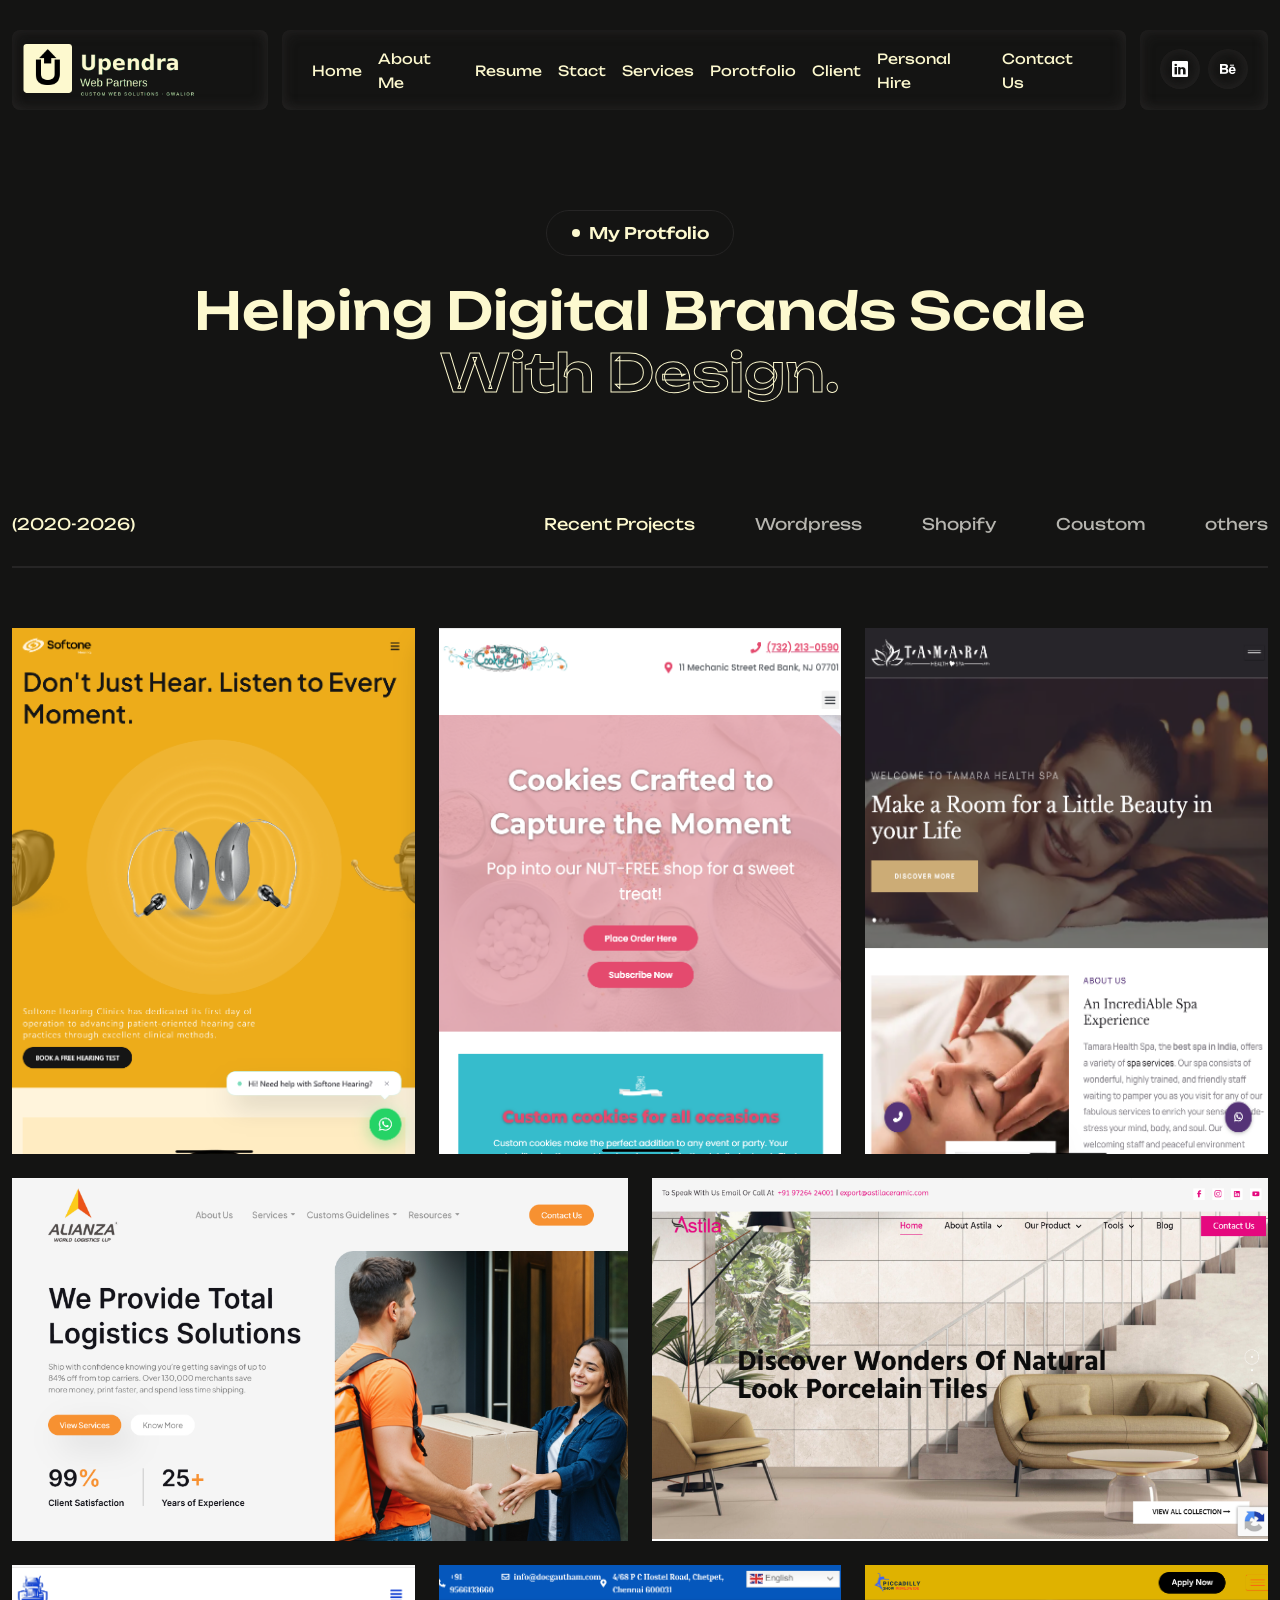
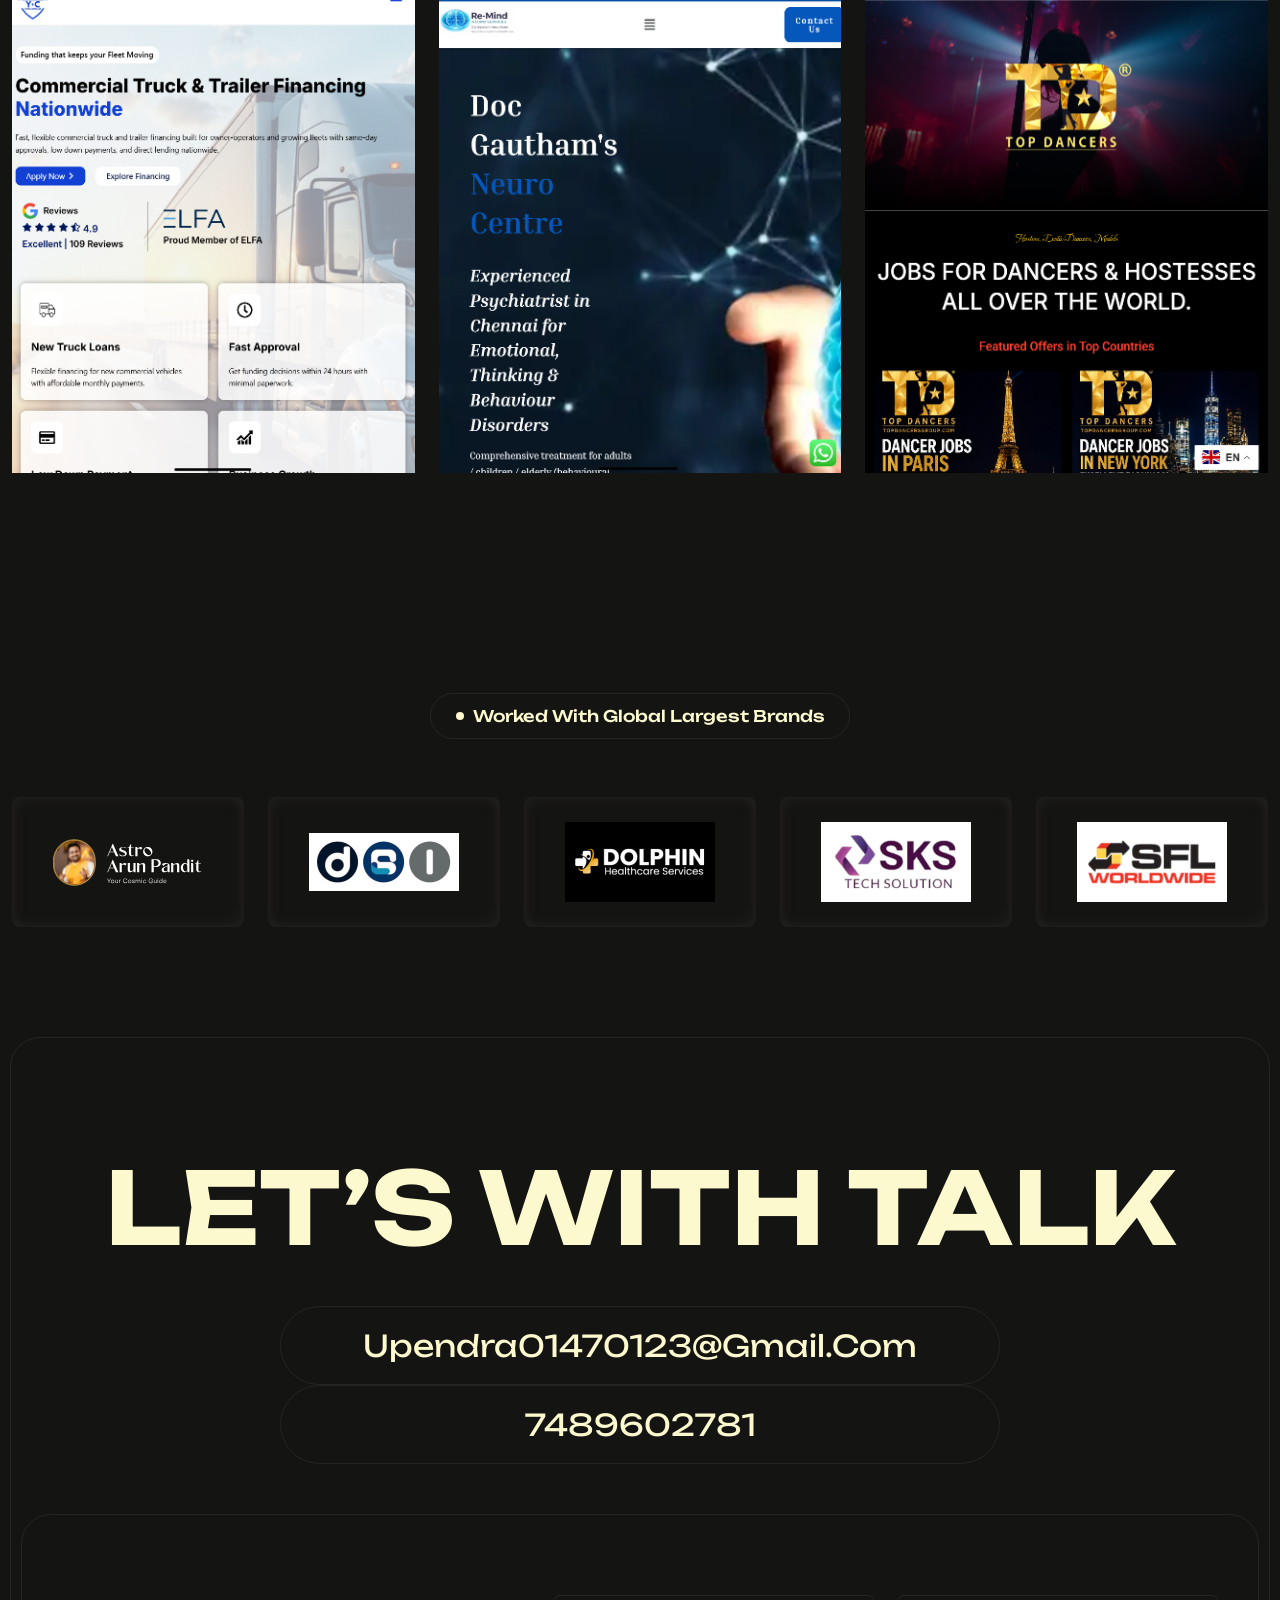
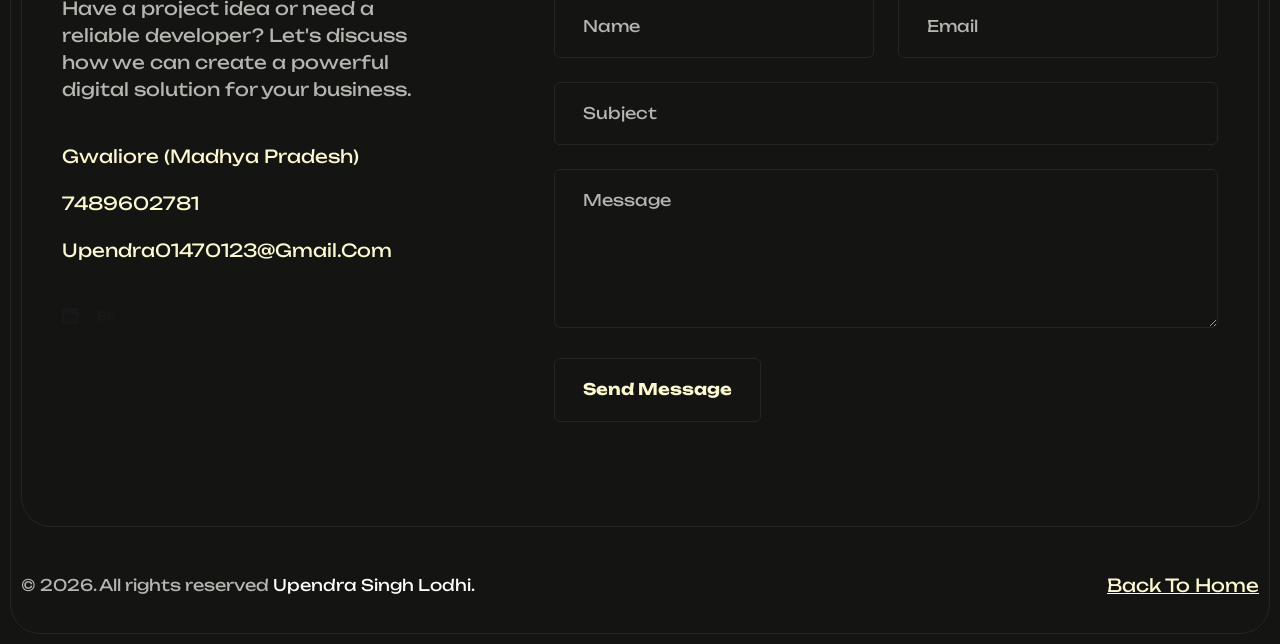
<file: porotfolio.html>
<!DOCTYPE html>
<html lang="en">

<!--<< Header Area >>-->

<head>
   <!--<< Required meta tags >>-->
   <meta charset="UTF-8">
   <meta http-equiv="X-UA-Compatible" content="IE=edge">
   <meta name="viewport" content="width=device-width, initial-scale=1.0">
   <!--<< Title >>-->
   <title>Upendra Singh Lodhi | Snr. Wordpress & Shopify Developer</title>
   <!--<< Favcion >>-->
   <link rel="shortcut icon" href="assets/img/logo/favicon-512.png">
   <!--<< Bootstrap min.css >>-->
   <link rel="stylesheet" href="assets/css/bootstrap.min.css">
   <!--<< Aos animation css >>-->
   <link rel="stylesheet" href="assets/css/aos.css">
   <!--<< Main.css >>-->
   <link rel="stylesheet" href="assets/css/main.css">
</head>

<!--<< Body Area >>-->

<body>

   <!--<< Preloader >>-->
   <div class="custom-preloader">
      <div class="loader-wrapper">

         <div class="loader-logo">
            <img src="assets/img/logo/favicon-180.png" alt="Logo">
         </div>

         <div class="loader-text">
            Loading<span>.</span><span>.</span><span>.</span>
         </div>

      </div>
   </div>


   <!--<< Preloader >>-->

   <!--<< banner >>-->
   <section class="breadcrumnd-section" id="bn">
      <!--<< Header v-1 >>-->
      <header class="header-section header-style-inner">
         <div class="container">
            <div class="header-wrapper align-items-lg-start align-items-center">
               <div class="main-logo cmn-shadow round8">
                  <a href="index.html" class="logo">
                     <img src="assets/img/logo/upendra_logo_final (1).png" alt="logo">
                  </a>
               </div>
               <div class="main-menu-wrapper w-100">
                  <ul class="main-menu cmn-shadow round8">
                     <li>
                        <a href="index.html">
                           Home
                        </a>
                     </li>
                     <li>
                        <a href="index.html#about">
                           About me
                        </a>
                     </li>
                     <li>
                        <a href="index.html#reprot">
                           Resume
                        </a>
                     </li>
                     <li>
                        <a href="index.html#skill">
                           Stact
                        </a>
                     </li>
                     <li>
                        <a href="service.html">
                           Services
                        </a>
                     </li>
                     <li>
                        <a href="porotfolio.html">
                           Porotfolio
                        </a>
                     </li>
                     <li>
                        <a href="index.html#testi">
                           Client
                        </a>
                     </li>
                     <li>
                        <a href="personal-hire.html">
                           Personal Hire
                        </a>
                     </li>
                     <li>
                        <a href="index.html#conts">
                           Contact Us
                        </a>
                     </li>
                  </ul>
               </div>
               <div class="right-bar">
                  <div class="bars-style cmn-shadow round8 d-lg-none">
                     <div class="header-bar">
                        <span></span>
                        <span></span>
                        <span></span>
                     </div>
                  </div>
                  <ul class="right-social-com d-xl-flex d-none cmn-social cmn-shadow round8">
                     <li>
                        <a href="https://www.linkedin.com/in/upendra-singh-lodhi310210262/">
                           <i class="bi bi-linkedin"></i>
                        </a>
                     </li>
                     <li>
                        <a href="https://www.behance.net/upendrasingh24">
                           <i class="bi bi-behance"></i>
                        </a>
                     </li>
                  </ul>
               </div>
            </div>
         </div>
      </header>
      <!--<< Header v-1 >>-->

      <!--<< Bread Content >>-->
      <div class="container pt-100 pb-100">
         <div class="section-title text-center">
            <span class="section-sub" data-aos="fade-down" data-aos-duration="1000">
               My Protfolio
            </span>
            <h2 class="stitle fw-500 mt-3" data-aos="fade-down" data-aos-duration="1500">
               Helping digital brands scale
               <span class="text-storkes d-block">
                  with design.
               </span>
            </h2>
         </div>
      </div>
   </section>
   <!--<< banner >>-->

   <!--<< project one >>-->
   <section class="project-section pb-120">
      <div class="container">
         <div class="singletab project-proft-tab">
            <div class="project-head">
               <span class="white">
                  (2020-2026)
               </span>
               <ul class="tablinks" data-aos="fade-down" data-aos-duration="2000">
                  <li class="nav-links active">
                     <button class="tablink">Recent Projects</button>
                  </li>
                  <li class="nav-links">
                     <button class="tablink">Wordpress</button>
                  </li>
                  <li class="nav-links">
                     <button class="tablink">Shopify</button>
                  </li>
                  <li class="nav-links">
                     <button class="tablink">Coustom</button>
                  </li>
                  <li class="nav-links">
                     <button class="tablink">others</button>
                  </li>
               </ul>
            </div>
            <div class="tabcontents position-relative">
               <div class="tabitem active">
                  <div class="row g-4">
                     <div class="col-lg-4 col-md-6">
                        <div class="protfolio-porject-item d-center">
                           <img src="assets/img/project/softone.png" alt="img">
                           <div class="project-cont-inner">
                              <span class="title date-title text-end pt-3 pe-4 d-block">
                                 @2026
                              </span>
                              <div class="project-cont-box d-center w-100 h-100 position-relative">
                                 <div class="boxes text-center">
                                    <h4>
                                       <a href="https://softonehearing.com/" class="title">
                                          <span class="d-block">
                                             Softone
                                          </span>
                                          Hearing
                                       </a>
                                    </h4>
                                    <span class="ui-badge">
                                       Design & Development
                                    </span>
                                 </div>
                              </div>
                           </div>
                        </div>
                     </div>
                     <div class="col-lg-4 col-md-6">
                        <div class="protfolio-porject-item d-center">
                           <img src="assets/img/project/jerssy Cockie.png" alt="img">
                           <div class="project-cont-inner">
                              <span class="title date-title text-end pt-3 pe-4 d-block">
                                 @2026
                              </span>
                              <div class="project-cont-box d-center w-100 h-100 position-relative">
                                 <div class="boxes text-center">
                                    <h4>
                                       <a href="https://jerseycookiegirl.com/" class="title">
                                          <span class="d-block">
                                             Jersey
                                          </span>
                                          Cookie Girl
                                       </a>
                                    </h4>
                                    <span class="ui-badge">
                                       Development
                                    </span>
                                 </div>
                              </div>
                           </div>
                        </div>
                     </div>
                     <div class="col-lg-4 col-md-6">
                        <div class="protfolio-porject-item d-center">
                           <img src="assets/img/project/Tamara spa.png" alt="img">
                           <div class="project-cont-inner">
                              <span class="title date-title text-end pt-3 pe-4 d-block">
                                 @2024
                              </span>
                              <div class="project-cont-box d-center w-100 h-100 position-relative">
                                 <div class="boxes text-center">
                                    <h4>
                                       <a href="https://tamaraspa.co.in/" class="title">
                                          <span class="d-block">
                                             Tamara
                                          </span>
                                          Spa
                                       </a>
                                    </h4>
                                    <span class="ui-badge">
                                       Design & Development
                                    </span>
                                 </div>
                              </div>
                           </div>
                        </div>
                     </div>
                     <div class="col-lg-6 col-md-6">
                        <div class="protfolio-porject-item d-center">
                           <img src="assets/img/project/Alinaza.png" alt="img">
                           <div class="project-cont-inner">
                              <span class="title date-title text-end pt-3 pe-4 d-block">
                                 @2024
                              </span>
                              <div class="project-cont-box d-center w-100 h-100 position-relative">
                                 <div class="boxes text-center">
                                    <h4>
                                       <a href="https://alianzaworld.com/" class="title">
                                          <span class="d-block">
                                             Alianza
                                          </span>
                                          World Logistics LLP
                                       </a>
                                    </h4>
                                    <span class="ui-badge">
                                       Design & Development
                                    </span>
                                 </div>
                              </div>
                           </div>
                        </div>
                     </div>
                     <div class="col-lg-6 col-md-6">
                        <div class="protfolio-porject-item d-center">
                           <img src="assets/img/project/Astila .png" alt="img">
                           <div class="project-cont-inner">
                              <span class="title date-title text-end pt-3 pe-4 d-block">
                                 @2024
                              </span>
                              <div class="project-cont-box d-center w-100 h-100 position-relative">
                                 <div class="boxes text-center">
                                    <h4>
                                       <a href="https://astilaceramic.com/" class="title">
                                          <span class="d-block">
                                             Astila
                                          </span>
                                          Ceramic
                                       </a>
                                    </h4>
                                    <span class="ui-badge">
                                       Wordpress Development
                                    </span>
                                 </div>
                              </div>
                           </div>
                        </div>
                     </div>
                     <div class="col-lg-4 col-md-6">
                        <div class="protfolio-porject-item d-center">
                           <img src="assets/img/project/yc.png" alt="img">
                           <div class="project-cont-inner">
                              <span class="title date-title text-end pt-3 pe-4 d-block">
                                 @2026
                              </span>
                              <div class="project-cont-box d-center w-100 h-100 position-relative">
                                 <div class="boxes text-center">
                                    <h4>
                                       <a href="https://yctruckcapital.com/" class="title">
                                          <span class="d-block">
                                             YC Truck
                                          </span>
                                          Capital
                                       </a>
                                    </h4>
                                    <span class="ui-badge">
                                       Coustom Development
                                    </span>
                                 </div>
                              </div>
                           </div>
                        </div>
                     </div>
                     <div class="col-lg-4 col-md-6">
                        <div class="protfolio-porject-item d-center">
                           <img src="assets/img/project/Remind.png" alt="img">
                           <div class="project-cont-inner">
                              <span class="title date-title text-end pt-3 pe-4 d-block">
                                 @2024
                              </span>
                              <div class="project-cont-box d-center w-100 h-100 position-relative">
                                 <div class="boxes text-center">
                                    <h4>
                                       <a href="https://www.docgautham.com/" class="title">
                                          <span class="d-block">
                                             Re-Mind
                                          </span>
                                          Neouro Service
                                       </a>
                                    </h4>
                                    <span class="ui-badge">
                                       Development
                                    </span>
                                 </div>
                              </div>
                           </div>
                        </div>
                     </div>
                     <div class="col-lg-4 col-md-6">
                        <div class="protfolio-porject-item d-center">
                           <img src="assets/img/project/top Dancers.png" alt="img">
                           <div class="project-cont-inner">
                              <span class="title date-title text-end pt-3 pe-4 d-block">
                                 @2024
                              </span>
                              <div class="project-cont-box d-center w-100 h-100 position-relative">
                                 <div class="boxes text-center">
                                    <h4>
                                       <a href="https://topdancersgroup.com/" class="title">
                                          <span class="d-block">
                                             Top Dancers
                                          </span>
                                          Clubs & Hotels
                                       </a>
                                    </h4>
                                    <span class="ui-badge">
                                       Development
                                    </span>
                                 </div>
                              </div>
                           </div>
                        </div>
                     </div>
                  </div>
               </div>
               <div class="tabitem">
                  <div class="row g-4">
                     <div class="col-lg-6 col-md-6">
                        <div class="protfolio-porject-item d-center">
                           <img src="assets/img/project/Alinaza.png" alt="img">
                           <div class="project-cont-inner">
                              <span class="title date-title text-end pt-3 pe-4 d-block">
                                 @2024
                              </span>
                              <div class="project-cont-box d-center w-100 h-100 position-relative">
                                 <div class="boxes text-center">
                                    <h4>
                                       <a href="https://alianzaworld.com/" class="title">
                                          <span class="d-block">
                                             Alianza
                                          </span>
                                          World Logistics LLP
                                       </a>
                                    </h4>
                                    <span class="ui-badge">
                                       Design & Development
                                    </span>
                                 </div>
                              </div>
                           </div>
                        </div>
                     </div>
                     <div class="col-lg-6 col-md-6">
                        <div class="protfolio-porject-item d-center">
                           <img src="assets/img/project/Astila .png" alt="img">
                           <div class="project-cont-inner">
                              <span class="title date-title text-end pt-3 pe-4 d-block">
                                 @2024
                              </span>
                              <div class="project-cont-box d-center w-100 h-100 position-relative">
                                 <div class="boxes text-center">
                                    <h4>
                                       <a href="https://astilaceramic.com/" class="title">
                                          <span class="d-block">
                                             Astila
                                          </span>
                                          Ceramic
                                       </a>
                                    </h4>
                                    <span class="ui-badge">
                                       Wordpress Development
                                    </span>
                                 </div>
                              </div>
                           </div>
                        </div>
                     </div>
                     <div class="col-lg-4 col-md-6">
                        <div class="protfolio-porject-item d-center">
                           <img src="assets/img/project/softone.png" alt="img">
                           <div class="project-cont-inner">
                              <span class="title date-title text-end pt-3 pe-4 d-block">
                                 @2026
                              </span>
                              <div class="project-cont-box d-center w-100 h-100 position-relative">
                                 <div class="boxes text-center">
                                    <h4>
                                       <a href="https://softonehearing.com/" class="title">
                                          <span class="d-block">
                                             Softone
                                          </span>
                                          Hearing
                                       </a>
                                    </h4>
                                    <span class="ui-badge">
                                       Design & Development
                                    </span>
                                 </div>
                              </div>
                           </div>
                        </div>
                     </div>
                     <div class="col-lg-4 col-md-6">
                        <div class="protfolio-porject-item d-center">
                           <img src="assets/img/project/jerssy Cockie.png" alt="img">
                           <div class="project-cont-inner">
                              <span class="title date-title text-end pt-3 pe-4 d-block">
                                 @2026
                              </span>
                              <div class="project-cont-box d-center w-100 h-100 position-relative">
                                 <div class="boxes text-center">
                                    <h4>
                                       <a href="https://jerseycookiegirl.com/" class="title">
                                          <span class="d-block">
                                             Jersey
                                          </span>
                                          Cookie Girl
                                       </a>
                                    </h4>
                                    <span class="ui-badge">
                                       Development
                                    </span>
                                 </div>
                              </div>
                           </div>
                        </div>
                     </div>
                     <div class="col-lg-4 col-md-6">
                        <div class="protfolio-porject-item d-center">
                           <img src="assets/img/project/Tamara spa.png" alt="img">
                           <div class="project-cont-inner">
                              <span class="title date-title text-end pt-3 pe-4 d-block">
                                 @2024
                              </span>
                              <div class="project-cont-box d-center w-100 h-100 position-relative">
                                 <div class="boxes text-center">
                                    <h4>
                                       <a href="https://tamaraspa.co.in/" class="title">
                                          <span class="d-block">
                                             Tamara
                                          </span>
                                          Spa
                                       </a>
                                    </h4>
                                    <span class="ui-badge">
                                       Design & Development
                                    </span>
                                 </div>
                              </div>
                           </div>
                        </div>
                     </div>
                  </div>
               </div>
               <div class="tabitem">
                  <div class="row g-4">
                     <div class="col-lg-6 col-md-6">
                        <div class="protfolio-porject-item d-center">
                           <img src="assets/img/project/Wigs4all.png" alt="img">
                           <div class="project-cont-inner">
                              <span class="title date-title text-end pt-3 pe-4 d-block">
                                 @2024
                              </span>
                              <div class="project-cont-box d-center w-100 h-100 position-relative">
                                 <div class="boxes text-center">
                                    <h4>
                                       <a href="https://wigs4all.com/" class="title">
                                          <span class="d-block">
                                             Wigs
                                          </span>
                                          For All
                                       </a>
                                    </h4>
                                    <span class="ui-badge">
                                       Shopify
                                    </span>
                                 </div>
                              </div>
                           </div>
                        </div>
                     </div>
                     <div class="col-lg-6 col-md-6">
                        <div class="protfolio-porject-item d-center">
                           <img src="assets/img/project/Gems Mantra.png" alt="img">
                           <div class="project-cont-inner">
                              <span class="title date-title text-end pt-3 pe-4 d-block">
                                 @2024
                              </span>
                              <div class="project-cont-box d-center w-100 h-100 position-relative">
                                 <div class="boxes text-center">
                                    <h4>
                                       <a href="https://gemsmantra.com/" class="title">
                                          <span class="d-block">
                                             Games Mantra
                                          </span>
                                          Rudraksh
                                       </a>
                                    </h4>
                                    <span class="ui-badge">
                                       Shopify Devlopment
                                    </span>
                                 </div>
                              </div>
                           </div>
                        </div>
                     </div>
                  </div>
               </div>
               <div class="tabitem">
                  <div class="row g-4">
                     <div class="col-lg-4 col-md-6">
                        <div class="protfolio-porject-item d-center">
                           <img src="assets/img/project/Digital Labs.png" alt="img">
                           <div class="project-cont-inner">
                              <span class="title date-title text-end pt-3 pe-4 d-block">
                                 @2024
                              </span>
                              <div class="project-cont-box d-center w-100 h-100 position-relative">
                                 <div class="boxes text-center">
                                    <h4>
                                       <a href="https://digitaltitanlabs.com/" class="title">
                                          <span class="d-block">
                                             Digital
                                          </span>
                                          Labs
                                       </a>
                                    </h4>
                                    <span class="ui-badge">
                                       Ui & Ux design
                                    </span>
                                 </div>
                              </div>
                           </div>
                        </div>
                     </div>
                     <div class="col-lg-4 col-md-6">
                        <div class="protfolio-porject-item d-center">
                           <img src="assets/img/project/Life-line.png" alt="img">
                           <div class="project-cont-inner">
                              <span class="title date-title text-end pt-3 pe-4 d-block">
                                 @2025
                              </span>
                              <div class="project-cont-box d-center w-100 h-100 position-relative">
                                 <div class="boxes text-center">
                                    <h4>
                                       <a href="https://www.lifelineturkey.com/" class="title">
                                          <span class="d-block">
                                             Life Line
                                          </span>
                                          Turkey
                                       </a>
                                    </h4>
                                    <span class="ui-badge">
                                       Devlopment
                                    </span>
                                 </div>
                              </div>
                           </div>
                        </div>
                     </div>
                     <div class="col-lg-4 col-md-6">
                        <div class="protfolio-porject-item d-center">
                           <img src="assets/img/project/Indo-air.png" alt="img">
                           <div class="project-cont-inner">
                              <span class="title date-title text-end pt-3 pe-4 d-block">
                                 @2025
                              </span>
                              <div class="project-cont-box d-center w-100 h-100 position-relative">
                                 <div class="boxes text-center">
                                    <h4>
                                       <a href="https://indoair.com/" class="title">
                                          <span class="d-block">
                                             Indo
                                          </span>
                                          Air Compressors
                                       </a>
                                    </h4>
                                    <span class="ui-badge">
                                       Coustom Development
                                    </span>
                                 </div>
                              </div>
                           </div>
                        </div>
                     </div>
                  </div>
               </div>
               <div class="tabitem">
                  <div class="row g-4">
                     <div class="col-lg-4 col-md-6">
                        <div class="protfolio-porject-item d-center">
                           <img src="assets/img/project/Fullstream.png" alt="img">
                           <div class="project-cont-inner">
                              <span class="title date-title text-end pt-3 pe-4 d-block">
                                 @2026
                              </span>
                              <div class="project-cont-box d-center w-100 h-100 position-relative">
                                 <div class="boxes text-center">
                                    <h4>
                                       <a href="https://fullsteamcamp.com/" class="title">
                                          <span class="d-block">
                                             Full Steam
                                          </span>
                                          Camp
                                       </a>
                                    </h4>
                                    <span class="ui-badge">
                                       Landing Page
                                    </span>
                                 </div>
                              </div>
                           </div>
                        </div>
                     </div>
                     <div class="col-lg-4 col-md-6">
                        <div class="protfolio-porject-item d-center">
                           <img src="assets/img/project/trip.png" alt="img">
                           <div class="project-cont-inner">
                              <span class="title date-title text-end pt-3 pe-4 d-block">
                                 @2026
                              </span>
                              <div class="project-cont-box d-center w-100 h-100 position-relative">
                                 <div class="boxes text-center">
                                    <h4>
                                       <a href="https://www.thetripfolks.com/" class="title">
                                          <span class="d-block">
                                             TheTrip
                                          </span>
                                          Folks
                                       </a>
                                    </h4>
                                    <span class="ui-badge">
                                       Development
                                    </span>
                                 </div>
                              </div>
                           </div>
                        </div>
                     </div>
                     <div class="col-lg-4 col-md-6">
                        <div class="protfolio-porject-item d-center">
                           <img src="assets/img/project/Premiumaa.png" alt="img">
                           <div class="project-cont-inner">
                              <span class="title date-title text-end pt-3 pe-4 d-block">
                                 @2025
                              </span>
                              <div class="project-cont-box d-center w-100 h-100 position-relative">
                                 <div class="boxes text-center">
                                    <h4>
                                       <a href="https://premiumaa.com/" class="title">
                                          <span class="d-block">
                                             Premium
                                          </span>
                                          AA
                                       </a>
                                    </h4>
                                    <span class="ui-badge">
                                       Devlopment
                                    </span>
                                 </div>
                              </div>
                           </div>
                        </div>
                     </div>
                     <div class="col-lg-6 col-md-6">
                        <div class="protfolio-porject-item d-center">
                           <img src="assets/img/project/Safari.png" alt="img">
                           <div class="project-cont-inner">
                              <span class="title date-title text-end pt-3 pe-4 d-block">
                                 @2026
                              </span>
                              <div class="project-cont-box d-center w-100 h-100 position-relative">
                                 <div class="boxes text-center">
                                    <h4>
                                       <a href="https://intimatewildsafaris.com/" class="title">
                                          <span class="d-block">
                                             Intimate
                                          </span>
                                          Wild Safaris
                                       </a>
                                    </h4>
                                    <span class="ui-badge">
                                       Development
                                    </span>
                                 </div>
                              </div>
                           </div>
                        </div>
                     </div>
                     <div class="col-lg-6 col-md-6">
                        <div class="protfolio-porject-item d-center">
                           <img src="assets/img/project/Abash jha.png" alt="img">
                           <div class="project-cont-inner">
                              <span class="title date-title text-end pt-3 pe-4 d-block">
                                 @2026
                              </span>
                              <div class="project-cont-box d-center w-100 h-100 position-relative">
                                 <div class="boxes text-center">
                                    <h4>
                                       <a href="https://abhashjha.com/" class="title">
                                          <span class="d-block">
                                             Abash
                                          </span>
                                          Jha
                                       </a>
                                    </h4>
                                    <span class="ui-badge">
                                       Landing Page
                                    </span>
                                 </div>
                              </div>
                           </div>
                        </div>
                     </div>
                     <div class="col-lg-4 col-md-6">
                        <div class="protfolio-porject-item d-center">
                           <img src="assets/img/project/Shipora.png" alt="img">
                           <div class="project-cont-inner">
                              <span class="title date-title text-end pt-3 pe-4 d-block">
                                 @2025
                              </span>
                              <div class="project-cont-box d-center w-100 h-100 position-relative">
                                 <div class="boxes text-center">
                                    <h4>
                                       <a href="https://shipora.io/" class="title">
                                          <span class="d-block">
                                             Shipora
                                          </span>
                                          Logistics
                                       </a>
                                    </h4>
                                    <span class="ui-badge">
                                       Scratch Development
                                    </span>
                                 </div>
                              </div>
                           </div>
                        </div>
                     </div>
                     <div class="col-lg-4 col-md-6">
                        <div class="protfolio-porject-item d-center">
                           <img src="assets/img/project/Dr. Anand.png" alt="img">
                           <div class="project-cont-inner">
                              <span class="title date-title text-end pt-3 pe-4 d-block">
                                 @2024
                              </span>
                              <div class="project-cont-box d-center w-100 h-100 position-relative">
                                 <div class="boxes text-center">
                                    <h4>
                                       <a href="https://anandgastrosurgeon.com/" class="title">
                                          <span class="d-block">
                                             DR. Anand
                                          </span>
                                          Gestro Surgeon
                                       </a>
                                    </h4>
                                    <span class="ui-badge">
                                       Development
                                    </span>
                                 </div>
                              </div>
                           </div>
                        </div>
                     </div>
                     <div class="col-lg-4 col-md-6">
                        <div class="protfolio-porject-item d-center">
                           <img src="assets/img/project/aaaisg.png" alt="img">
                           <div class="project-cont-inner">
                              <span class="title date-title text-end pt-3 pe-4 d-block">
                                 @2026
                              </span>
                              <div class="project-cont-box d-center w-100 h-100 position-relative">
                                 <div class="boxes text-center">
                                    <h4>
                                       <a href="https://www.aaaisg.com/" class="title">
                                          <span class="d-block">
                                             AAA
                                          </span>
                                          Isg
                                       </a>
                                    </h4>
                                    <span class="ui-badge">
                                       Wix Development
                                    </span>
                                 </div>
                              </div>
                           </div>
                        </div>
                     </div>
                  </div>
               </div>
            </div>
         </div>
      </div>
   </section>
   <!--<< project one >>-->

   <!--<< Sponsor >>-->
   <section id="testi" class="sponsor-sections pt-100 pb-100">
      <div class="container">
         <div class="sponsor__area">
            <div class="section-title text-center mb-60">
               <span class="section-sub text-capitalize" data-aos="fade-down" data-aos-duration="1000">
                  Worked with global largest brands
               </span>
            </div>
            <div class="swiper sponsor__wrap">
               <div class="swiper-wrapper">
                  <div class="sponsor__slide swiper-slide cmn-shadow logo-img round8 d-center">
                     <img src="assets/img/sponsor/aaplogo.svg" alt="img">
                  </div>
                  <div class="sponsor__slide swiper-slide cmn-shadow logo-img round8 d-center">
                     <img src="assets/img/sponsor/Dolphin New Logo.png" alt="img">
                  </div>
                  <div class="sponsor__slide swiper-slide cmn-shadow logo-img round8 d-center">
                     <img src="assets/img/sponsor/ds.png" alt="img">
                  </div>
                  <div class="sponsor__slide swiper-slide cmn-shadow logo-img round8 d-center">
                     <img src="assets/img/sponsor/Untitled design (1).png" alt="img">
                  </div>
                  <div class="sponsor__slide swiper-slide cmn-shadow logo-img round8 d-center">
                     <img src="assets/img/sponsor/Untitled design (2).png" alt="img">
                  </div>
                  <div class="sponsor__slide swiper-slide cmn-shadow logo-img round8 d-center">
                     <img src="assets/img/sponsor/Untitled design (3).png" alt="img">
                  </div>
                  <div class="sponsor__slide swiper-slide cmn-shadow logo-img round8 d-center">
                     <img src="assets/img/sponsor/Untitled design.png" alt="img">
                  </div>
               </div>
            </div>
         </div>
      </div>
   </section>
   <!--<< Sponsor >>-->

   <!--<<  Footer >>-->
   <div class="footer-section check-box-style pt-100" id="conts">
      <div class="container p-0">
         <div class="talk-text text-center " data-aos="zoom-in" data-aos-duration="1400">
            LET’S WITH
            TALK
         </div>
         <a href="mailto:upendra01470123@gmail.com" class="infomail d-center cmborder round100">
            upendra01470123@gmail.com
         </a>
         <a href="tel:7489602781" class="infomail d-center cmborder round100">
            7489602781
         </a>
         <div class="footer-topping-wrap check-box-style round30">
            <div class="row justify-content-between">
               <div class="col-xl-4 col-lg-6">
                  <div class="contact-left">
                     <p class="pra-clr fz16 pragraph-one">
                        Have a project idea or need a reliable developer?
                        Let's discuss how we can create a powerful digital solution for your business.
                     </p>
                     <div class="contact-infos">
                        <a href="#">
                           Gwaliore (Madhya Pradesh)
                        </a>
                        <a href="tel:7489602781">
                           7489602781
                        </a>
                        <a href="mailto:upendra01470123@gmail.com">
                           upendra01470123@gmail.com
                        </a>
                     </div>
                     <div class="footer-social">
                        <a href="https://www.linkedin.com/in/upendra-singh-lodhi310210262/">
                           <i class="bi bi-linkedin"></i>
                        </a>

                        <a href="https://www.behance.net/upendrasingh24">
                           <i class="bi bi-behance"></i>
                        </a>
                     </div>
                  </div>
               </div>
               <div class="col-xl-7 col-lg-6">
                  <form id="contactForm" class="cmn-contact-form row g-4">

                     <input type="hidden" name="access_key" value="504bacd2-a3a8-449a-9749-7d6253acab59">

                     <input type="hidden" name="from_name" value="Upendra Singh Lodhi Portfolio">

                     <div class="col-lg-6">
                        <input type="text" name="name" placeholder="Name" required>
                     </div>

                     <div class="col-lg-6">
                        <input type="email" name="email" placeholder="Email" required>
                     </div>
                     <div class="col-lg-12">
                        <input type="text" name="subject" placeholder="Subject" required>
                     </div>

                     <div class="col-lg-12">
                        <textarea name="message" rows="5" placeholder="Message" required></textarea>
                     </div>

                     <div class="col-lg-12">
                        <div class="btns">
                           <button type="button" id="sendMessageBtn" class="cmn-btn">
                              Send Message
                           </button>
                        </div>
                     </div>

                     <div class="col-lg-12">
                        <p id="formResult"></p>
                     </div>

                  </form>
               </div>
            </div>
         </div>
         <div class="footer-bottom">
            <div class="copyright">
               <p class="pra-clr">
                  &copy; 2026. All rights reserved <a href="index.html" class="pwhite">Upendra Singh Lodhi.</a>
               </p>
               <a href="#bn" class="scroll-toptext">
                  Back To Home
               </a>

            </div>
         </div>
      </div>
   </div>
   <!--<<  Footer >>-->





   <!--<< Jquery Latest >>-->
   <script src="assets/js/jquery-3.7.0.min.js"></script>
   <!--<< Viewport Js >>-->
   <script src="assets/js/viewport.jquery.js"></script>
   <!--<< Bootstrap Js >>-->
   <script src="assets/js/bootstrap.min.js"></script>
   <!--<< Aos animation Js >>-->
   <script src="assets/js/aos.js"></script>
   <!--<< Nice Select Js >>-->
   <script src="assets/js/jquery.nice-select.min.js"></script>
   <!--<< Swiper Slide Js >>-->
   <script src="assets/js/swiper-bundle.min.js"></script>
   <!--<< Swiper Bundle Js >>-->
   <script src="assets/js/jquery.magnific-popup.min.js"></script>
   <!--<< magnific popup Js >>-->
   <script src="assets/js/odometer.min.js"></script>
   <!--<< Odometer js Js >>-->
   <script src="assets/js/wow.min.js"></script>
   <!--<< Wow Animation js >>-->
   <script src="assets/js/main.js"></script>

   <script>
      window.addEventListener("load", function () {

         const preloader = document.querySelector(".custom-preloader");

         setTimeout(function () {

            preloader.classList.add("hide-loader");

         }, 800);

      });
   </script>

    <script>
      document.getElementById("sendMessageBtn").addEventListener("click", async function () {

         const form = document.getElementById("contactForm");
         const result = document.getElementById("formResult");
         const button = this;

         if (!form.checkValidity()) {
            form.reportValidity();
            return;
         }

         button.disabled = true;
         button.innerText = "Sending...";
         result.innerText = "";

         const formData = new FormData(form);

         try {

            const response = await fetch("https://api.web3forms.com/submit", {
               method: "POST",
               body: formData
            });

            const data = await response.json();

            console.log(data);

            if (data.success) {
               result.innerText = "Message sent successfully!";
               form.reset();
            } else {
               result.innerText = data.message;
            }

         } catch (error) {
            console.error(error);
            result.innerText = "Something went wrong. Please try again.";
         }

         button.disabled = false;
         button.innerText = "Send Message";
      });


   </script>

   <!--<< Main.js >>-->
</body>

</html>
</file>
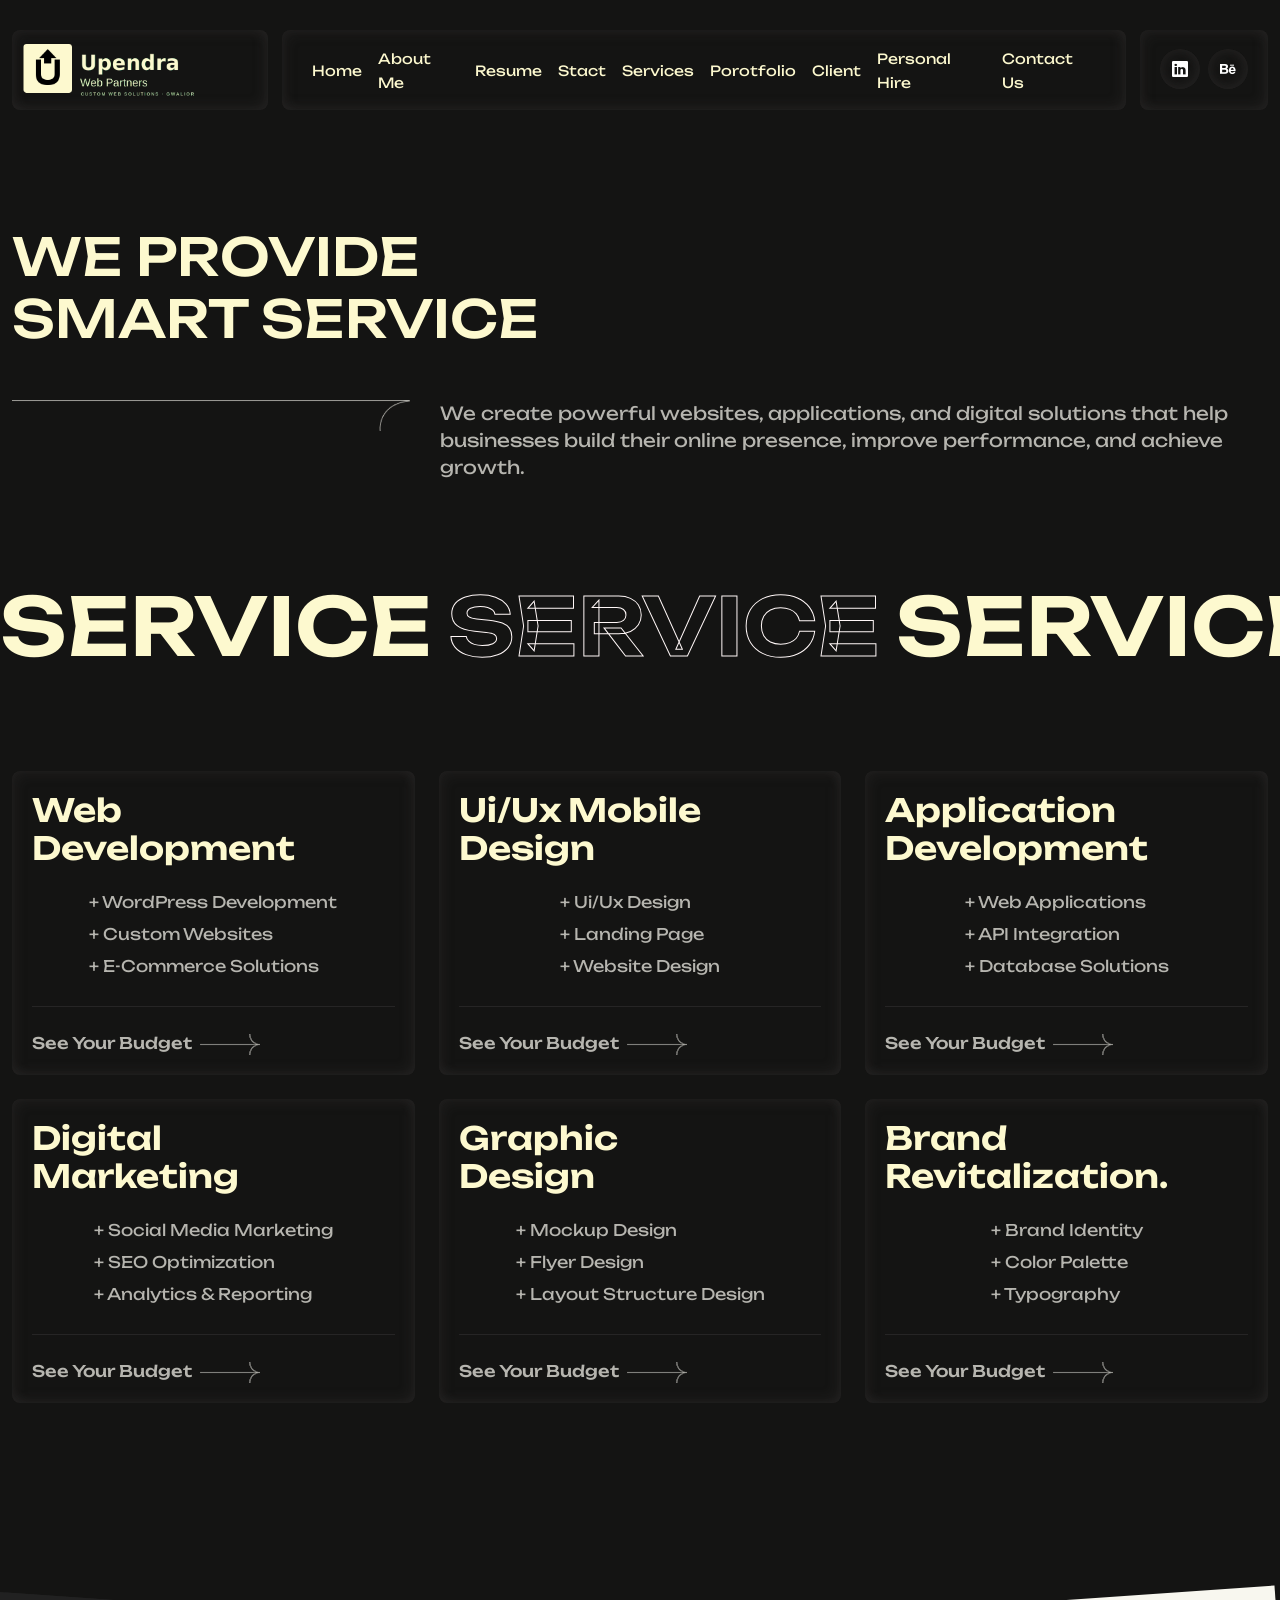
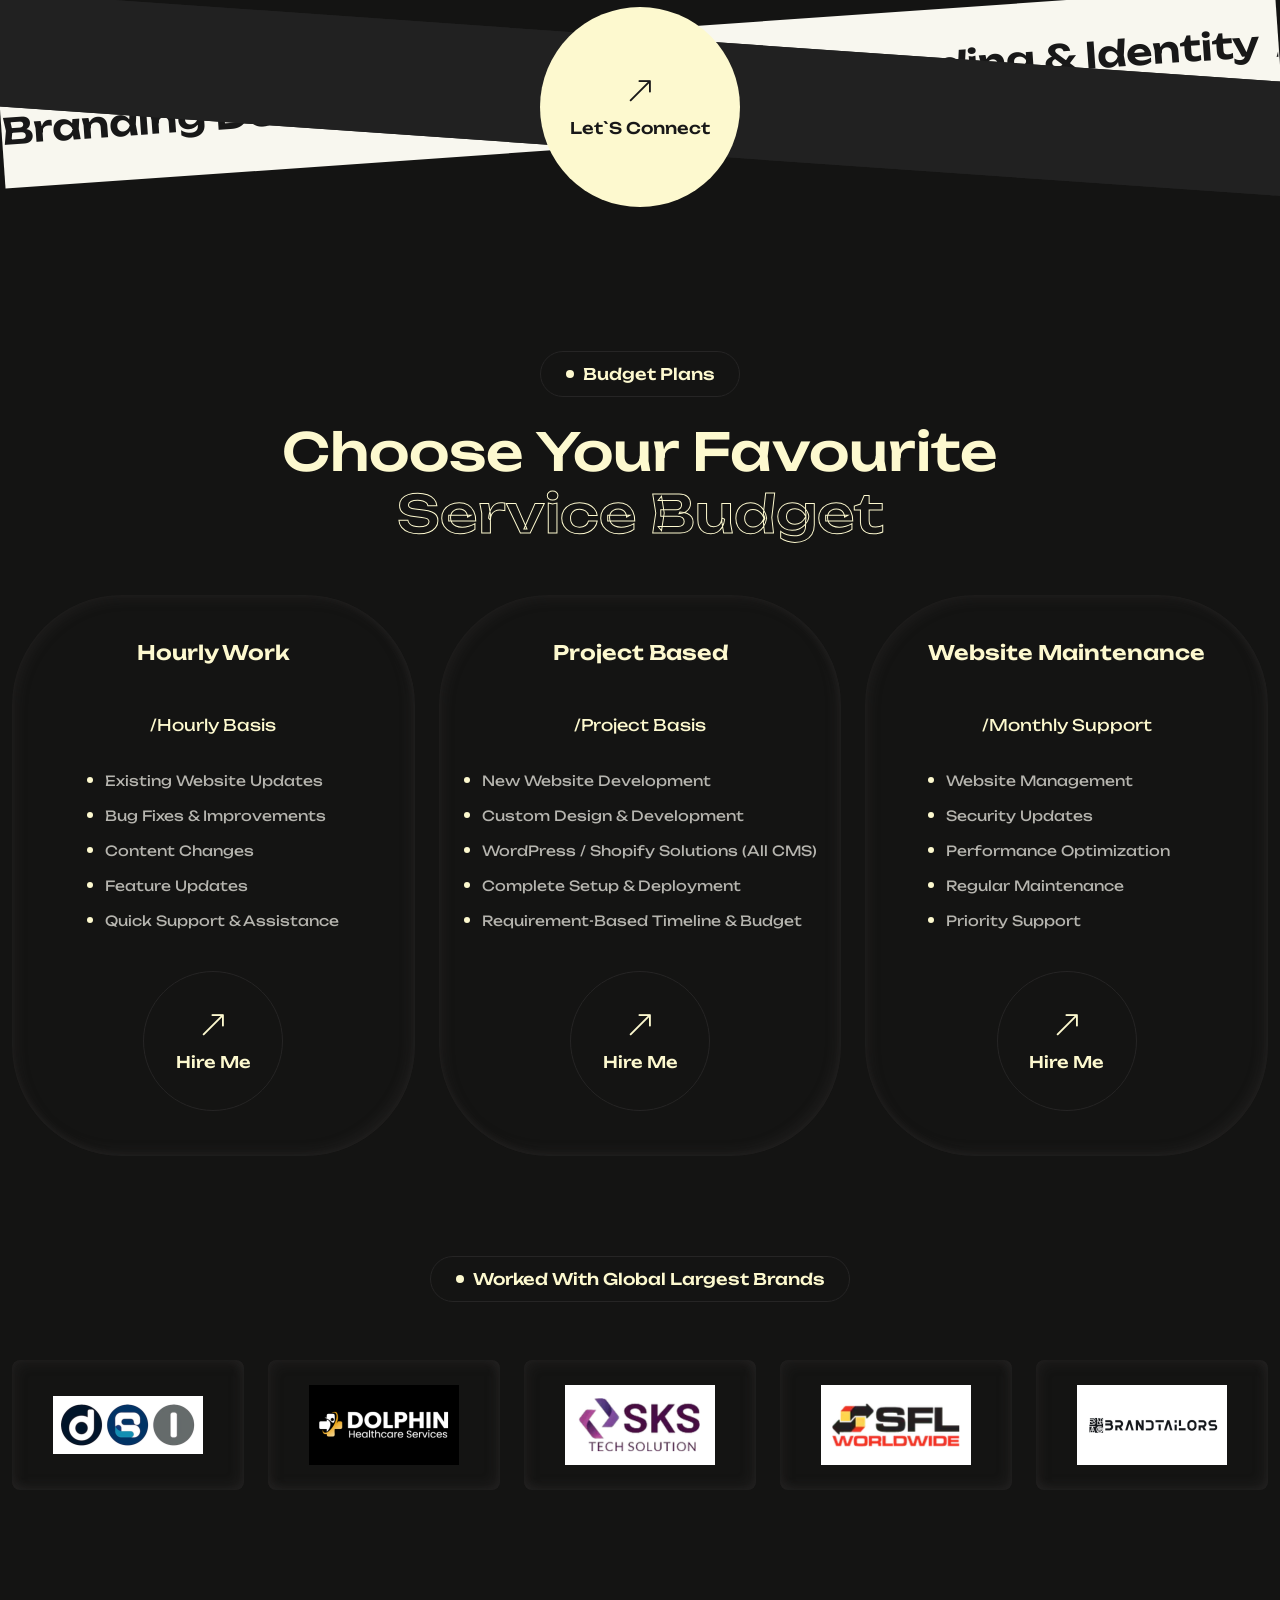
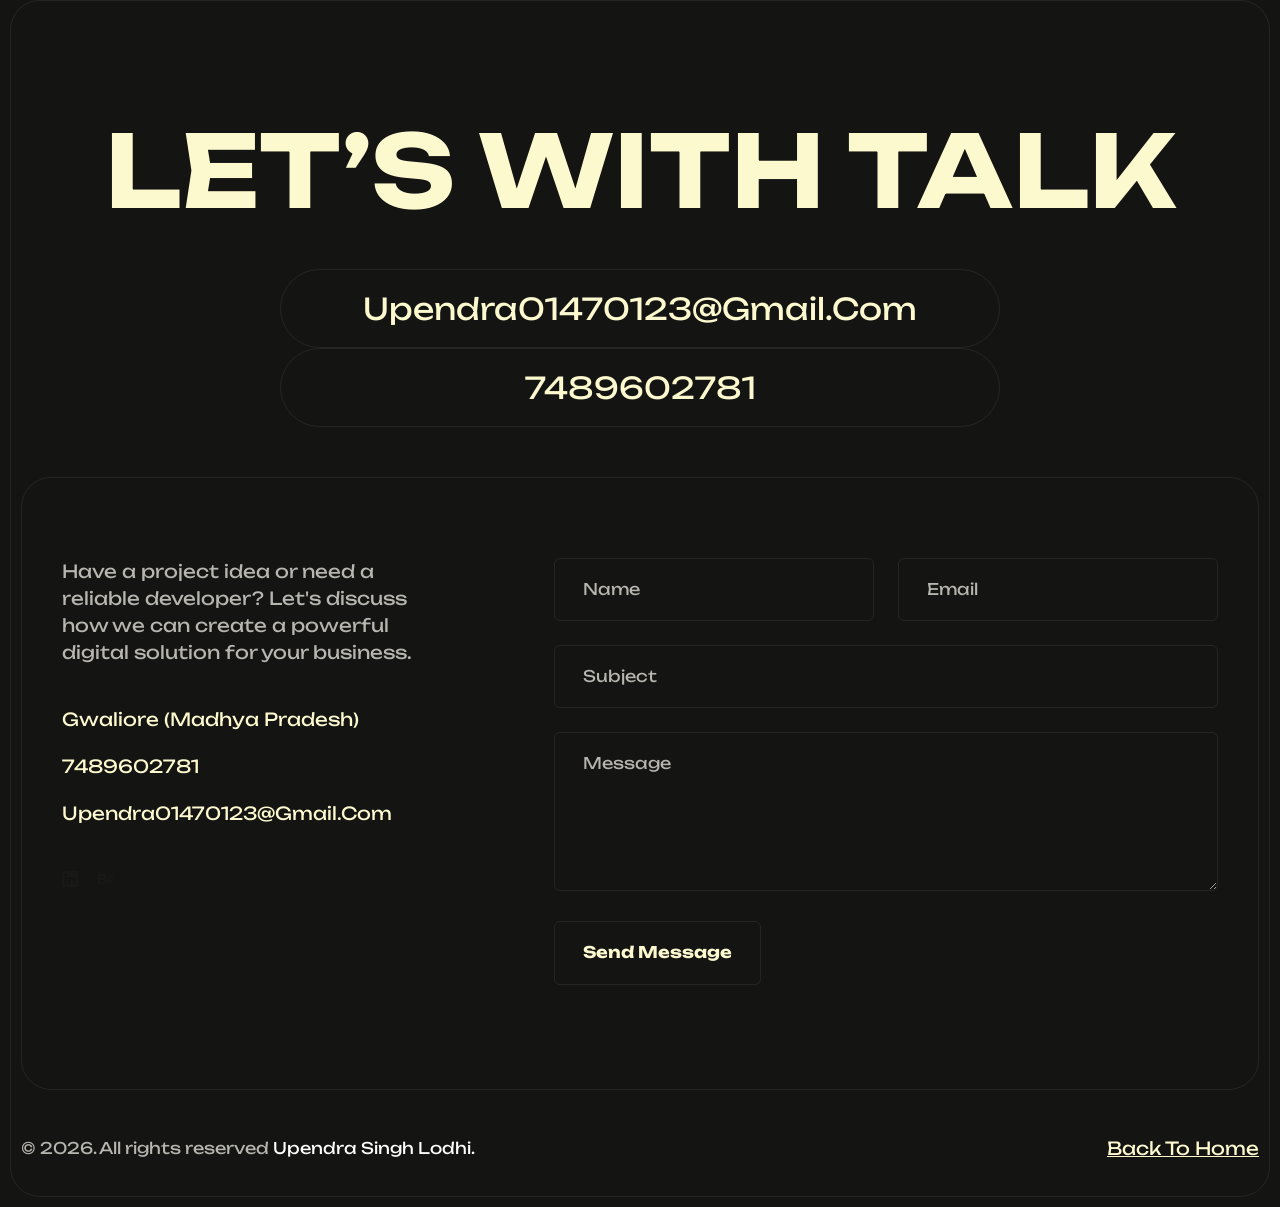
<file: service.html>
<!DOCTYPE html>
<html lang="en">

<!--<< Header Area >>-->

<head>
   <!--<< Required meta tags >>-->
   <meta charset="UTF-8">
   <meta http-equiv="X-UA-Compatible" content="IE=edge">
   <meta name="viewport" content="width=device-width, initial-scale=1.0">
   <!--<< Title >>-->
   <title>Upendra Singh Lodhi | Snr. Wordpress & Shopify Developer</title>
   <!--<< Favcion >>-->
   <link rel="shortcut icon" href="assets/img/logo/favicon-512.png">
   <!--<< Bootstrap min.css >>-->
   <link rel="stylesheet" href="assets/css/bootstrap.min.css">
   <!--<< Aos animation css >>-->
   <link rel="stylesheet" href="assets/css/aos.css">
   <!--<< Main.css >>-->
   <link rel="stylesheet" href="assets/css/main.css">
</head>

<!--<< Body Area >>-->

<body>

   <!--<< Preloader >>-->
   <!--<< Preloader >>-->
   <div class="custom-preloader">
      <div class="loader-wrapper">

         <div class="loader-logo">
            <img src="assets/img/logo/favicon-180.png" alt="Logo">
         </div>

         <div class="loader-text">
            Loading<span>.</span><span>.</span><span>.</span>
         </div>

      </div>
   </div>

   <!--<< Preloader >>-->


   <!--<< banner >>-->
   <section class="breadcrumnd-section" id="bn">
      <!--<< Header v-1 >>-->
      <header class="header-section header-style-inner">
         <div class="container">
            <div class="header-wrapper align-items-lg-start align-items-center">
               <div class="main-logo cmn-shadow round8">
                  <a href="index.html" class="logo">
                     <img src="assets/img/logo/upendra_logo_final (1).png" alt="logo">
                  </a>
               </div>
               <div class="main-menu-wrapper w-100">
                  <ul class="main-menu cmn-shadow round8">
                     <li>
                        <a href="index.html">
                           Home
                        </a>
                     </li>
                     <li>
                        <a href="index.html#about">
                           About me
                        </a>
                     </li>
                     <li>
                        <a href="index.html#reprot">
                           Resume
                        </a>
                     </li>
                     <li>
                        <a href="index.html#skill">
                           Stact
                        </a>
                     </li>
                     <li>
                        <a href="service.html">
                           Services
                        </a>
                     </li>
                     <li>
                        <a href="porotfolio.html">
                           Porotfolio
                        </a>
                     </li>
                     <li>
                        <a href="index.html#testi">
                           Client
                        </a>
                     </li>
                     <li>
                        <a href="personal-hire.html">
                           Personal Hire
                        </a>
                     </li>
                     <li>
                        <a href="index.html#conts">
                           Contact Us
                        </a>
                     </li>
                  </ul>
               </div>
               <div class="right-bar">
                  <div class="bars-style cmn-shadow round8 d-lg-none">
                     <div class="header-bar">
                        <span></span>
                        <span></span>
                        <span></span>
                     </div>
                  </div>
                  <ul class="right-social-com d-xl-flex d-none cmn-social cmn-shadow round8">
                     <li>
                        <a href="https://www.linkedin.com/in/upendra-singh-lodhi310210262/">
                           <i class="bi bi-linkedin"></i>
                        </a>
                     </li>
                     <li>
                        <a href="https://www.behance.net/upendrasingh24">
                           <i class="bi bi-behance"></i>
                        </a>
                     </li>
                  </ul>
               </div>
            </div>
         </div>
      </header>
      <!--<< Header v-1 >>-->

      <!--<< Bread Content >>-->
      <div class="container pt-100 pb-100">
         <div class="section-title mb-60">
            <h2 class="stitle fw-500 mt-3" data-aos="fade-down" data-aos-duration="1500">
               WE PROVIDE
               <span class="d-block">
                  SMART SERVICE
               </span>
            </h2>
         </div>
         <div class="bread-arrow-inner">
            <div class="arrow">
               <img src="assets/img/blog/half-arrow.png" alt="img">
            </div>
            <p class="pra-clr">
               We create powerful websites, applications, and digital solutions that help businesses build their online
               presence, improve performance, and achieve growth.
            </p>
         </div>
      </div>
   </section>
   <!--<< banner >>-->

   <div class="service-scroll-textwrap">
      <div class="scrolling-wrap">
         <div class="comm">
            <div class="cmn-textslide">Service</div>
            <div class="cmn-textslide text-custom-storke">Service</div>
            <div class="cmn-textslide textitalick">Service</div>
            <div class="cmn-textslide text-custom-storke">Service</div>
            <div class="cmn-textslide">Service /</div>
         </div>
         <div class="comm">
            <div class="cmn-textslide">Service</div>
            <div class="cmn-textslide text-custom-storke">Service</div>
            <div class="cmn-textslide textitalick">Service</div>
            <div class="cmn-textslide text-custom-storke">Service</div>
            <div class="cmn-textslide">Service /</div>
         </div>
      </div>
   </div>

   <!--<< Working Depend >>-->
   <section class="quality-section pt-100 pb-60">
      <div class="container">
         <div class="row g-lg-4 g-3 justify-content-center">
            <div class="col-lg-4 col-md-6 col-sm-6">
               <div class="quality-work-items cmn-shadow round8" data-aos="fade-up" data-aos-duration="1000">
                  <h3 class="white">
                     <a href="service.html" class="white">
                        <span class="d-block white">Web</span>
                        Development
                     </a>
                  </h3>
                  <ul class="label-exlist justify-content-center d-grid gap-xxl-3 gap-2">
                     <li>
                        <a href="#" class="d-flex align-items-center pra-clr">
                           + WordPress Development
                        </a>
                     </li>
                     <li>
                        <a href="#" class="d-flex align-items-center pra-clr">
                           + Custom Websites
                        </a>
                     </li>
                     <li>
                        <a href="#" class="d-flex align-items-center pra-clr">
                           + E-commerce Solutions
                        </a>
                     </li>
                  </ul>
                  <div class="pri-btn">
                     <a href="service.html#see-your-budget" class="d-flex align-items-center gap-2 pra-clr fw-500">
                        See Your Budget
                        <span class="arrows">
                           <img src="assets/img/blog/right-arrow.png" alt="img">
                        </span>
                     </a>
                  </div>
               </div>
            </div>
            <div class="col-lg-4 col-md-6 col-sm-6">
               <div class="quality-work-items cmn-shadow round8" data-aos="fade-up" data-aos-duration="1200">
                  <h3 class="white">
                     <a href="service.html" class="white">
                        Ui/Ux Mobile
                        <span class="d-block white">Design</span>
                     </a>
                  </h3>
                  <ul class="label-exlist justify-content-center d-grid gap-xxl-3 gap-2">
                     <li>
                        <a href="#" class="d-flex align-items-center pra-clr">
                           + Ui/Ux Design
                        </a>
                     </li>
                     <li>
                        <a href="#" class="d-flex align-items-center pra-clr">
                           + Landing Page
                        </a>
                     </li>
                     <li>
                        <a href="#" class="d-flex align-items-center pra-clr">
                           + Website Design
                        </a>
                     </li>
                  </ul>
                  <div class="pri-btn">
                     <a href="service.html#see-your-budget" class="d-flex align-items-center gap-2 pra-clr fw-500">
                        See Your Budget
                        <span class="arrows">
                           <img src="assets/img/blog/right-arrow.png" alt="img">
                        </span>
                     </a>
                  </div>
               </div>
            </div>
            <div class="col-lg-4 col-md-6 col-sm-6">
               <div class="quality-work-items cmn-shadow round8" data-aos="fade-up" data-aos-duration="1400">
                  <h3 class="white">
                     <a href="service.html" class="white">
                        Application
                        <span class="d-block white">Development</span>
                     </a>
                  </h3>
                  <ul class="label-exlist justify-content-center d-grid gap-xxl-3 gap-2">
                     <li>
                        <a href="#" class="d-flex align-items-center pra-clr">
                           + Web Applications
                        </a>
                     </li>
                     <li>
                        <a href="#" class="d-flex align-items-center pra-clr">
                           + API Integration
                        </a>
                     </li>
                     <li>
                        <a href="#" class="d-flex align-items-center pra-clr">
                           + Database Solutions
                        </a>
                     </li>
                  </ul>
                  <div class="pri-btn">
                     <a href="service.html#see-your-budget" class="d-flex align-items-center gap-2 pra-clr fw-500">
                        See Your Budget
                        <span class="arrows">
                           <img src="assets/img/blog/right-arrow.png" alt="img">
                        </span>
                     </a>
                  </div>
               </div>
            </div>
            <div class="col-lg-4 col-md-6 col-sm-6">
               <div class="quality-work-items cmn-shadow round8" data-aos="fade-up" data-aos-duration="1600">
                  <h3 class="white">
                     <a href="service.html" class="white">
                        <span class="d-block white">Digital</span>
                        Marketing
                     </a>
                  </h3>
                  <ul class="label-exlist justify-content-center d-grid gap-xxl-3 gap-2">
                     <li>
                        <a href="#" class="d-flex align-items-center pra-clr">
                           + Social Media Marketing
                        </a>
                     </li>
                     <li>
                        <a href="#" class="d-flex align-items-center pra-clr">
                           + SEO Optimization
                        </a>
                     </li>
                     <li>
                        <a href="#" class="d-flex align-items-center pra-clr">
                           + Analytics & Reporting
                        </a>
                     </li>
                  </ul>
                  <div class="pri-btn">
                     <a href="service.html#see-your-budget" class="d-flex align-items-center gap-2 pra-clr fw-500">
                        See Your Budget
                        <span class="arrows">
                           <img src="assets/img/blog/right-arrow.png" alt="img">
                        </span>
                     </a>
                  </div>
               </div>
            </div>
            <div class="col-lg-4 col-md-6 col-sm-6">
               <div class="quality-work-items cmn-shadow round8" data-aos="fade-up" data-aos-duration="1800">
                  <h3 class="white">
                     <a href="service.html" class="white">
                        Graphic
                        <span class="d-block white">Design</span>
                     </a>
                  </h3>
                  <ul class="label-exlist justify-content-center d-grid gap-xxl-3 gap-2">
                     <li>
                        <a href="#" class="d-flex align-items-center pra-clr">
                           + Mockup Design
                        </a>
                     </li>
                     <li>
                        <a href="#" class="d-flex align-items-center pra-clr">
                           + Flyer Design
                        </a>
                     </li>
                     <li>
                        <a href="#" class="d-flex align-items-center pra-clr">
                           + Layout Structure Design
                        </a>
                     </li>
                  </ul>
                  <div class="pri-btn">
                     <a href="service.html#see-your-budget" class="d-flex align-items-center gap-2 pra-clr fw-500">
                        See Your Budget
                        <span class="arrows">
                           <img src="assets/img/blog/right-arrow.png" alt="img">
                        </span>
                     </a>
                  </div>
               </div>
            </div>
            <div class="col-lg-4 col-md-6 col-sm-6">
               <div class="quality-work-items cmn-shadow round8" data-aos="fade-up" data-aos-duration="2000">
                  <h3 class="white">
                     <a href="service.html" class="white">
                        Brand
                        <span class="d-block white">Revitalization.</span>
                     </a>
                  </h3>
                  <ul class="label-exlist justify-content-center d-grid gap-xxl-3 gap-2">
                     <li>
                        <a href="#" class="d-flex align-items-center pra-clr">
                           + Brand Identity
                        </a>
                     </li>
                     <li>
                        <a href="#" class="d-flex align-items-center pra-clr">
                           + Color Palette
                        </a>
                     </li>
                     <li>
                        <a href="#" class="d-flex align-items-center pra-clr">
                           + Typography
                        </a>
                     </li>
                  </ul>
                  <div class="pri-btn">
                     <a href="service.html#see-your-budget" class="d-flex align-items-center gap-2 pra-clr fw-500">
                        See Your Budget
                        <span class="arrows">
                           <img src="assets/img/blog/right-arrow.png" alt="img">
                        </span>
                     </a>
                  </div>
               </div>
            </div>
         </div>
      </div>
   </section>
   <!--<< Working Depend >>-->

   <!--<< Connected >>-->
   <!-- Text SLider Start -->
   <section class="textslide-solution position-relative">
      <div class="textsslide-hoverbox d-flex justify-content-center">
         <a href="index.html#conts" class="hover-circle cmborder wow fadeInUp" data-wow-duration="1.6s">
            <span class="box">
               <i class="bi bi-arrow-up-right title"></i>
               <span class="textmore">
                  Let`s Connect
               </span>
            </span>
         </a>
      </div>
      <div class="version-two-marque">
         <div class="mycustom-marque2">
            <div class="scrolling-wrap">
               <div class="comm">
                  <div class="cmn-textslide">Branding Desig</div>
                  <div><span class="slach">/</span></div>
                  <div class="cmn-textslide">App Development</div>
                  <div><span class="slach">/</span></div>
                  <div class="cmn-textslide textitalick">Branding & Identity</div>
                  <div><span class="slach">/</span></div>
                  <div class="cmn-textslide">Web Development /</div>
               </div>
               <div class="comm">
                  <div class="cmn-textslide">Branding Desig</div>
                  <div><span class="slach">/</span></div>
                  <div class="cmn-textslide">App Development</div>
                  <div><span class="slach">/</span></div>
                  <div class="cmn-textslide textitalick">Branding & Identity</div>
                  <div><span class="slach">/</span></div>
                  <div class="cmn-textslide">Web Development</div>
               </div>
            </div>
         </div>
      </div>
      <div class="version-one-marque">
         <div class="mycustom-marque">
            <div class="scrolling-wrap">
               <div class="comm">
                  <div class="cmn-textslide">Branding Desig</div>
                  <div><span class="slach">/</span></div>
                  <div class="cmn-textslide">App Development</div>
                  <div><span class="slach">/</span></div>
                  <div class="cmn-textslide textitalick">Branding & Identity</div>
                  <div><span class="slach">/</span></div>
                  <div class="cmn-textslide">Web Development /</div>
               </div>
               <div class="comm">
                  <div class="cmn-textslide">Branding Desig</div>
                  <div><span class="slach">/</span></div>
                  <div class="cmn-textslide">App Development</div>
                  <div><span class="slach">/</span></div>
                  <div class="cmn-textslide textitalick">Branding & Identity</div>
                  <div><span class="slach">/</span></div>
                  <div class="cmn-textslide">Web Development</div>
               </div>
            </div>
         </div>
      </div>
   </section>
   <!-- Text Slider End -->
   <!--<< Connected >>-->

   <!--<< pricing >>-->
   <section id="see-your-budget" class="pricing-section">
      <div class="container">
         <div class="section-title text-center mb-60">
            <span class="section-sub" data-aos="fade-down" data-aos-duration="1000">
               Budget Plans
            </span>
            <h2 class="stitle fw-500 mt-3" data-aos="fade-down" data-aos-duration="1500">
               Choose Your Favourite
               <span class="text-storkes d-block">
                 Service Budget
               </span>
            </h2>
         </div>
         <div class="row g-4 justify-content-center">
            <div class="col-lg-4 col-md-6 col-sm-6" data-aos="fade-up" data-aos-duration="1000">
               <div class="price-item cmn-shadow d-flex justify-content-center">
                  <div class="box">
                     <h5 class="white text-center">
                        Hourly Work
                     </h5>
                     <h2 class="pri-title">

                        <span>
                           /Hourly Basis
                        </span>
                     </h2>
                     <ul class="pri-list">
                        <li>
                           Existing Website Updates
                        </li>
                        <li>
                           Bug Fixes & Improvements
                        </li>
                        <li>
                           Content Changes
                        </li>
                        <li>
                           Feature Updates
                        </li>
                        <li>
                           Quick Support & Assistance
                        </li>
                     </ul>
                     <a href="index.html#conts" class="hover-circle cmborder wow fadeInUp" data-wow-duration="1.6s">
                        <span class="box">
                           <i class="bi bi-arrow-up-right title"></i>
                           <span class="textmore">
                              Hire Me
                           </span>
                        </span>
                     </a>
                  </div>
               </div>
            </div>
            <div class="col-lg-4 col-md-6 col-sm-6" data-aos="fade-up" data-aos-duration="1000">
               <div class="price-item cmn-shadow d-flex justify-content-center">
                  <div class="box">
                     <h5 class="white text-center">
                        Project Based
                     </h5>
                     <h2 class="pri-title">

                        <span>
                           /Project Basis
                        </span>
                     </h2>
                     <ul class="pri-list">
                        <li>
                           New Website Development
                        </li>
                        <li>
                           Custom Design & Development
                        </li>
                        <li>
                           WordPress / Shopify Solutions (All CMS)
                        </li>
                        <li>
                           Complete Setup & Deployment
                        </li>
                        <li>
                           Requirement-Based Timeline & Budget
                        </li>
                     </ul>
                     <a href="index.html#conts" class="hover-circle cmborder wow fadeInUp" data-wow-duration="1.6s">
                        <span class="box">
                           <i class="bi bi-arrow-up-right title"></i>
                           <span class="textmore">
                              Hire Me
                           </span>
                        </span>
                     </a>
                  </div>
               </div>
            </div>
            <div class="col-lg-4 col-md-6 col-sm-6" data-aos="fade-up" data-aos-duration="1000">
               <div class="price-item cmn-shadow d-flex justify-content-center">
                  <div class="box">
                     <h5 class="white text-center">
                        Website Maintenance
                     </h5>
                     <h2 class="pri-title">

                        <span>
                           /Monthly Support
                        </span>
                     </h2>
                     <ul class="pri-list">
                        <li>
                           Website Management
                        </li>
                        <li>
                           Security Updates
                        </li>
                        <li>
                           Performance Optimization
                        </li>
                        <li>
                           Regular Maintenance
                        </li>
                        <li>
                           Priority Support
                        </li>
                     </ul>
                     <a href="index.html#conts" class="hover-circle cmborder wow fadeInUp" data-wow-duration="1.6s">
                        <span class="box">
                           <i class="bi bi-arrow-up-right title"></i>
                           <span class="textmore">
                              Hire Me
                           </span>
                        </span>
                     </a>
                  </div>
               </div>
            </div>
         </div>
      </div>
   </section>
   <!--<< pricing >>-->

   <!--<< Sponsor >>-->
   <section id="testi" class="sponsor-sections pt-100 pb-100">
      <div class="container">
         <div class="sponsor__area">
            <div class="section-title text-center mb-60">
               <span class="section-sub text-capitalize" data-aos="fade-down" data-aos-duration="1000">
                  Worked with global largest brands
               </span>
            </div>
            <div class="swiper sponsor__wrap">
               <div class="swiper-wrapper">
                  <div class="sponsor__slide swiper-slide cmn-shadow logo-img round8 d-center">
                     <img src="assets/img/sponsor/aaplogo.svg" alt="img">
                  </div>
                  <div class="sponsor__slide swiper-slide cmn-shadow logo-img round8 d-center">
                     <img src="assets/img/sponsor/Dolphin New Logo.png" alt="img">
                  </div>
                  <div class="sponsor__slide swiper-slide cmn-shadow logo-img round8 d-center">
                     <img src="assets/img/sponsor/ds.png" alt="img">
                  </div>
                  <div class="sponsor__slide swiper-slide cmn-shadow logo-img round8 d-center">
                     <img src="assets/img/sponsor/Untitled design (1).png" alt="img">
                  </div>
                  <div class="sponsor__slide swiper-slide cmn-shadow logo-img round8 d-center">
                     <img src="assets/img/sponsor/Untitled design (2).png" alt="img">
                  </div>
                  <div class="sponsor__slide swiper-slide cmn-shadow logo-img round8 d-center">
                     <img src="assets/img/sponsor/Untitled design (3).png" alt="img">
                  </div>
                  <div class="sponsor__slide swiper-slide cmn-shadow logo-img round8 d-center">
                     <img src="assets/img/sponsor/Untitled design.png" alt="img">
                  </div>
               </div>
            </div>
         </div>
      </div>
   </section>
   <!--<< Sponsor >>-->

   <!--<<  Footer >>-->
   <div class="footer-section check-box-style pt-100" id="conts">
      <div class="container p-0">
         <div class="talk-text text-center " data-aos="zoom-in" data-aos-duration="1400">
            LET’S WITH
            TALK
         </div>
         <a href="mailto:upendra01470123@gmail.com" class="infomail d-center cmborder round100">
            upendra01470123@gmail.com
         </a>
         <a href="tel:7489602781" class="infomail d-center cmborder round100">
            7489602781
         </a>
         <div class="footer-topping-wrap check-box-style round30">
            <div class="row justify-content-between">
               <div class="col-xl-4 col-lg-6">
                  <div class="contact-left">
                     <p class="pra-clr fz16 pragraph-one">
                        Have a project idea or need a reliable developer?
                        Let's discuss how we can create a powerful digital solution for your business.
                     </p>
                     <div class="contact-infos">
                        <a href="#">
                           Gwaliore (Madhya Pradesh)
                        </a>
                        <a href="tel:7489602781">
                           7489602781
                        </a>
                        <a href="mailto:upendra01470123@gmail.com">
                           upendra01470123@gmail.com
                        </a>
                     </div>
                     <div class="footer-social">
                        <a href="https://www.linkedin.com/in/upendra-singh-lodhi310210262/">
                           <i class="bi bi-linkedin"></i>
                        </a>

                        <a href="https://www.behance.net/upendrasingh24">
                           <i class="bi bi-behance"></i>
                        </a>
                     </div>
                  </div>
               </div>
               <div class="col-xl-7 col-lg-6">
                  <form id="contactForm" class="cmn-contact-form row g-4">

                     <input type="hidden" name="access_key" value="504bacd2-a3a8-449a-9749-7d6253acab59">

                     <input type="hidden" name="from_name" value="Upendra Singh Lodhi Portfolio">

                     <div class="col-lg-6">
                        <input type="text" name="name" placeholder="Name" required>
                     </div>

                     <div class="col-lg-6">
                        <input type="email" name="email" placeholder="Email" required>
                     </div>
                     <div class="col-lg-12">
                        <input type="text" name="subject" placeholder="Subject" required>
                     </div>

                     <div class="col-lg-12">
                        <textarea name="message" rows="5" placeholder="Message" required></textarea>
                     </div>

                     <div class="col-lg-12">
                        <div class="btns">
                           <button type="button" id="sendMessageBtn" class="cmn-btn">
                              Send Message
                           </button>
                        </div>
                     </div>

                     <div class="col-lg-12">
                        <p id="formResult"></p>
                     </div>

                  </form>
               </div>
            </div>
         </div>
         <div class="footer-bottom">
            <div class="copyright">
               <p class="pra-clr">
                  &copy; 2026. All rights reserved <a href="index.html" class="pwhite">Upendra Singh Lodhi.</a>
               </p>
               <a href="#bn" class="scroll-toptext">
                  Back To Home
               </a>

            </div>
         </div>
      </div>
   </div>
   <!--<<  Footer >>-->






   <!--<< Jquery Latest >>-->
   <script src="assets/js/jquery-3.7.0.min.js"></script>
   <!--<< Viewport Js >>-->
   <script src="assets/js/viewport.jquery.js"></script>
   <!--<< Bootstrap Js >>-->
   <script src="assets/js/bootstrap.min.js"></script>
   <!--<< Aos animation Js >>-->
   <script src="assets/js/aos.js"></script>
   <!--<< Nice Select Js >>-->
   <script src="assets/js/jquery.nice-select.min.js"></script>
   <!--<< Swiper Slide Js >>-->
   <script src="assets/js/swiper-bundle.min.js"></script>
   <!--<< Swiper Bundle Js >>-->
   <script src="assets/js/jquery.magnific-popup.min.js"></script>
   <!--<< magnific popup Js >>-->
   <script src="assets/js/odometer.min.js"></script>
   <!--<< Odometer js Js >>-->
   <script src="assets/js/wow.min.js"></script>
   <!--<< Wow Animation js >>-->
   <script src="assets/js/main.js"></script>

   <script>
      window.addEventListener("load", function () {

         const preloader = document.querySelector(".custom-preloader");

         setTimeout(function () {

            preloader.classList.add("hide-loader");

         }, 800);

      });
   </script>
    <script>
      document.getElementById("sendMessageBtn").addEventListener("click", async function () {

         const form = document.getElementById("contactForm");
         const result = document.getElementById("formResult");
         const button = this;

         if (!form.checkValidity()) {
            form.reportValidity();
            return;
         }

         button.disabled = true;
         button.innerText = "Sending...";
         result.innerText = "";

         const formData = new FormData(form);

         try {

            const response = await fetch("https://api.web3forms.com/submit", {
               method: "POST",
               body: formData
            });

            const data = await response.json();

            console.log(data);

            if (data.success) {
               result.innerText = "Message sent successfully!";
               form.reset();
            } else {
               result.innerText = data.message;
            }

         } catch (error) {
            console.error(error);
            result.innerText = "Something went wrong. Please try again.";
         }

         button.disabled = false;
         button.innerText = "Send Message";
      });

   </script>
   <!--<< Main.js >>-->
</body>

</html>
</file>
<file: assets/css/main.css>
@import url("https://fonts.googleapis.com/css2?family=Unbounded:wght@200..900&display=swap");
/*============================================ 
	# Template Name: Dixon
	# Version: 1.0
	# Date: 00/00/2024
	# Author: Dixon
	# Author URI: 
	# Description: Dixon - HTML Templates
============================================*/
/*======== Scss Compiles =========
# mixin
# variables
# Typography
# button 
# animation
# banner
# blog
# header
# section
# footer
============================================*/
/*CSS Table Of Content Ends Here*/
@import "animate.css";
@import "magnific-popup.css";
@import "swiper-bundle.min.css";
@import "bootstrap-icons.min.css";
@import "nice-select.css";
@import "odometer.css";

:root {
  --body: #141413;
  --white: #fdf9cf;
  --pwhite: #fff;
  --title: #181818;
  --mtitle: #000D27;
  --pra: #b6b5af;
  --subtitle: #121212;
  --cmborder: rgb(38, 37, 37);
  --base: #fff;
  --hover: #fff;
  --bg1: #E9F0FF;
  --ftext: #818181;
  --footer: #181818;
  --cusborder: rgb(38, 37, 37);
  --border1: #414141;
  --ratting: #ffa311;
  --bgsection: #000D27;
  --success: #3FCA90;
  --danger: #ED5050;
  --boxes1: rgba(26, 77, 190, 0.05);
  --cborder: #D9D9D9;
  --cmn-shadow: inset 4px 4px 12px rgb(56 53 53 / 27%), inset -4px -4px 12px rgb(58 56 56 / 32%);
}

body {
  color: var(--white);
  padding: 0;
  margin: 0;
  overflow-x: hidden;
  background-color: var(--body);
  font-family: "Unbounded", sans-serif;
}

h2,
h3,
h4,
h5,
h6 {
  color: var(--white);
  text-transform: capitalize;
  font-family: "Unbounded", sans-serif;
}

h1 {
  font-size: 48px;
  font-weight: 600;
  line-height: 120%;
  font-family: "Unbounded", sans-serif;
}

h2 {
  font-size: 40px;
  line-height: 120%;
  font-weight: 600;
  font-family: "Unbounded", sans-serif;
}


.custom-toggle-bar {
  display: flex;
  justify-content: center;
  align-items: center;
}

.header-style-inner .header-wrapper .main-logo {
  padding: 5px;
  height: 150px;
  min-width: 256px !important;
}


.header-style-inner .header-wrapper .main-logo .logo {
  width: 246px !important;
}
.strategy-section{
    position:relative;
    overflow:hidden;
}


/* Main Card Wrapper */
.strategy-card{
    position:relative;
    padding:35px;
    height:100%;
    background:rgba(255,255,255,0.04);
    border:1px solid rgba(253,249,207,0.15);
    border-radius:15px;
    overflow:hidden;
    transition:all .4s ease;
    z-index:1;
}


/* Background Glow Animation */
.strategy-card:before{
    content:"";
    position:absolute;
    width:140px;
    height:140px;
    background:#FDF9CF;
    opacity:.12;
    border-radius:50%;
    top:-60px;
    right:-60px;
    transition:.6s ease;
    z-index:-1;
}


/* Hover Effect */
.strategy-card:hover{
    transform:translateY(-12px);
    border-color:#FDF9CF;
    box-shadow:0 20px 50px rgba(253,249,207,.18);
}


.strategy-card:hover:before{
    transform:scale(2.5);
}


/* Number Icon */
.strategy-icon{
    width:60px;
    height:60px;
    display:flex;
    align-items:center;
    justify-content:center;
    background:#FDF9CF;
    color:#000;
    font-size:18px;
    font-weight:700;
    border-radius:50%;
    margin-bottom:25px;
    position:relative;
    transition:.4s ease;
}


/* Icon Hover Animation */
.strategy-card:hover .strategy-icon{
    transform:rotate(360deg);
}


/* Heading */
.strategy-card h3{
    font-size:24px;
    font-weight:600;
    margin-bottom:15px;
    transition:.3s ease;
}


/* Paragraph */
.strategy-card p{
    font-size:16px;
    line-height:1.8;
    margin-bottom:0;
}


/* Heading Hover */
.strategy-card:hover h3{
    color:#FDF9CF;
}


/* Section Heading */
.strategy-section .section-title h2{
    font-size:42px;
    font-weight:700;
}


.strategy-section .section-title p{
    max-width:650px;
    margin:auto;
    line-height:1.8;
}


/* Smooth Card Entry */
.strategy-card{
    animation:strategyFade .8s ease forwards;
}

    .banner-herowrapper .hero-right-wrap .fz-20 {
        font-size: 12px !important;
    }



/* PRELOADER */

.custom-preloader{
    position:fixed;
    inset:0;
    width:100%;
    height:100%;
    background:#111111;
    display:flex;
    align-items:center;
    justify-content:center;
    text-align:center;   /* ye add karein */
    z-index:99999;
}


.loader-wrapper{
    text-align:center;
}


/* LOGO */

.loader-logo{
    width:110px;
    height:110px;
    background:#FDF9CF;
    border-radius:12px;
    display:flex;
    align-items:center;
    justify-content:center;
    animation:floatLogo 2s ease-in-out infinite;
    box-shadow:0 15px 40px rgba(253,249,207,.15);
}


.loader-logo img{
    width:65px;
    height:65px;
    object-fit:contain;
}



/* UP DOWN ANIMATION */

@keyframes floatLogo{

    0%{
        transform:translateY(0);
    }

    50%{
        transform:translateY(-15px);
    }

    100%{
        transform:translateY(0);
    }

}



/* LOADING TEXT */

.loader-text{
    margin-top:30px;
    color:#FDF9CF;
    font-size:14px;
    font-weight:600;
    letter-spacing:4px;
    text-transform:uppercase;
}


.loader-text span{
    animation:dots 1.5s infinite;
}


.loader-text span:nth-child(2){
    animation-delay:.2s;
}


.loader-text span:nth-child(3){
    animation-delay:.4s;
}



@keyframes dots{

    0%{
        opacity:0;
    }

    50%{
        opacity:1;
    }

    100%{
        opacity:0;
    }

}



/* MOBILE */

@media(max-width:768px){

    .loader-logo{
        width:115px;
        height:115px;
        border-radius:10px;
    }

    .loader-logo img{
        width:80px;
        height:80px;
    }

    .logo-img img {
        width: 80px !important;
        height: 80px !important;
    }

    .loader-text{
        font-size:12px;
        margin-top:25px;
    }
  

}

.custom-preloader{
    transition:all .6s ease;
}


.custom-preloader.hide-loader{
    opacity:0;
    visibility:hidden;
    pointer-events:none;
}



.logo-img img {
  width: 150px !important;
  height: 150px !important;
  object-fit: contain;
  border-radius: 15px !important;
}

.sponsor__slide img {
    filter: none !important;
}
    
@keyframes strategyFade{
    from{
        opacity:0;
        transform:translateY(40px);
    }
    to{
        opacity:1;
        transform:translateY(0);
    }
}


/* Responsive Tablet */
@media(max-width:991px){

    .strategy-card{
        padding:30px;
    }

    .strategy-section .section-title h2{
        font-size:34px;
    }

}


/* Responsive Mobile */
@media(max-width:767px){

    .strategy-card{
        padding:25px;
        border-radius:12px;
    }


    .strategy-icon{
        width:50px;
        height:50px;
        font-size:16px;
        margin-bottom:20px;
    }


    .strategy-card h3{
        font-size:21px;
    }


    .strategy-card p{
        font-size:15px;
        line-height:1.7;
    }


    .strategy-section .section-title h2{
        font-size:28px;
    }

}

.price-item .pri-title {
  text-align: center !important;
}

@media (max-width: 575px) {
  h2 {
    font-size: 29px;
  }

  .about-img {
    height: auto !important;
  }

.working-work-items {
  width: 100% !important;
  margin-right: 0 !important;
}
}

h3 {
  font-size: 32px;
  line-height: 120%;
  font-weight: 600;
  font-family: "Unbounded", sans-serif;
}

@media (max-width: 575px) {
  h3 {
    font-size: 26px;
  }
}

h4 {
  font-size: 24px;
  line-height: 130%;
  font-weight: 600;
  font-family: "Unbounded", sans-serif;
}

h5 {
  font-size: 20px;
  line-height: 130%;
  font-weight: 600;
  font-family: "Unbounded", sans-serif;
}

h6 {
  font-size: 16px;
  font-family: "Unbounded", sans-serif;
}

ul {
  padding: 0;
  margin: 0;
  list-style: none;
}

a {
  text-decoration: none;
  text-transform: capitalize;
  margin: 0;
  color: var(--title);
  font-family: "Unbounded", sans-serif;
  transition: all 0.3s;
}

span {
  font-family: "Unbounded", sans-serif;
}

a:hover {
  text-decoration: none;
  color: var(--title);
}

input:focus {
  color: var(--white);
  outline: none;
}

input {
  color: var(--white);
}

p {
  font-size: 18px;
  line-height: 1.5;
  margin-bottom: 0;
  color: var(--pra);
}

.progress-wrap.active-progress {
  opacity: 1;
  visibility: visible;
  transform: translateY(0);
}

.progress-wrap {
  position: fixed;
  right: 30px;
  bottom: 30px;
  height: 50px;
  width: 50px;
  cursor: pointer;
  display: block;
  border-radius: 50px;
  background-color: #fff;
  box-shadow: inset 0 0 0 2px #a1abb6;
  z-index: 10000;
  opacity: 0;
  visibility: hidden;
  transform: translateY(15px);
  transition: all 200ms linear;
  z-index: 9999;
}

.progress-wrap svg.progress-circle path {
  stroke: #000;
  stroke-width: 4;
  box-sizing: content-box;
  transition: all 200ms linear;
}

.topping {
  position: absolute;
  top: 50%;
  left: 50%;
  z-index: 9999;
  transform: translate(-50%, -50%);
}

.video__btn {
  width: 116px;
  height: 116px;
  border-radius: 50%;
  background: var(--white);
  display: flex;
  align-items: center;
  justify-content: center;
}

.video__btn i {
  font-size: 42px;
}

.video__80 {
  width: 80px;
  height: 80px;
  display: flex;
  align-items: center;
  justify-content: center;
  border-radius: 50%;
  border: 1px solid var(--white);
}

.video__80 i {
  font-size: 42px;
  color: var(--white);
}

@media (max-width: 1399px) {
  .video__80 {
    width: 60px;
    height: 60px;
  }

  .video__80 i {
    font-size: 32px;
  }
}

.fz-14 {
  font-size: 14px;
}

.fz-16 {
  font-size: 16px;
}

@media (max-width: 767px) {
  .fz-16 {
    font-size: 14px;
  }
}

.fz-18 {
  font-size: 18px;
}

@media (max-width: 767px) {
  .fz-18 {
    font-size: 16px;
  }
}

.fz-20 {
  font-size: 20px;
}

@media (max-width: 767px) {
  .fz-20 {
    font-size: 18px;
  }
}

.fz-24 {
  font-size: 24px;
}

@media (max-width: 767px) {
  .fz-24 {
    font-size: 20px;
  }
}

.fz-26 {
  font-size: 26px;
}

@media (max-width: 767px) {
  .fz-26 {
    font-size: 22px;
  }
}

.fz-30 {
  font-size: 30px;
}

@media (max-width: 767px) {
  .fz-30 {
    font-size: 26px;
  }
}

.fz-32 {
  font-size: 32px;
}

@media (max-width: 767px) {
  .fz-32 {
    font-size: 28px;
  }
}

.fz-38 {
  font-size: 38px;
}

.ifz32 {
  font-size: 32px;
}

.fw-400 {
  font-weight: 400 !important;
}

.fw-500 {
  font-weight: 500;
}

.fw-600 {
  font-weight: 600;
}

.fw-700 {
  font-weight: 700;
}

.d1 {
  font-size: 80px;
  line-height: 150%;
  font-weight: 600;
  display: block;
}

.d2 {
  font-size: 72px;
  line-height: 150%;
  font-weight: 600;
  display: block;
}

.d3 {
  font-size: 64px;
  line-height: 150%;
  font-weight: 600;
  display: block;
}

.d4 {
  font-size: 56px;
  line-height: 150%;
  font-weight: 600;
  display: block;
}

.pfz-24 {
  font-size: 24px;
  line-height: 150%;
}

.pfz-20 {
  font-size: 20px;
  line-height: 150%;
}

.pfz-18 {
  font-size: 18px;
  line-height: 150%;
}

.pfz-16 {
  font-size: 16px;
  line-height: 150%;
}

.pfz-14 {
  font-size: 14px;
  line-height: 150%;
}

.pfz-12 {
  font-size: 12px;
  line-height: 150%;
}

.p-24 {
  padding: 24px;
}

@media (max-width: 991px) {
  .p-24 {
    padding: 20px;
  }
}

@media (max-width: 575px) {
  .p-24 {
    padding: 15px;
  }
}

.pt-120 {
  padding-top: 120px;
}

@media (max-width: 1199px) {
  .pt-120 {
    padding-top: 100px;
  }
}

@media (max-width: 991px) {
  .pt-120 {
    padding-top: 80px;
  }
}

.pb-120 {
  padding-bottom: 120px;
}

@media (max-width: 1199px) {
  .pb-120 {
    padding-bottom: 100px;
  }
}

@media (max-width: 991px) {
  .pb-120 {
    padding-bottom: 80px;
  }
}

.pt-110 {
  padding-top: 110px;
}

@media (max-width: 1199px) {
  .pt-110 {
    padding-top: 100px;
  }
}

@media (max-width: 991px) {
  .pt-110 {
    padding-top: 80px;
  }
}

.pb-110 {
  padding-bottom: 110px;
}

@media (max-width: 1199px) {
  .pb-110 {
    padding-bottom: 100px;
  }
}

@media (max-width: 991px) {
  .pb-110 {
    padding-bottom: 80px;
  }
}

.pt-100 {
  padding-top: 100px;
}

@media (max-width: 991px) {
  .pt-100 {
    padding-top: 80px;
  }
}

@media (max-width: 767px) {
  .pt-100 {
    padding-top: 70px;
  }
}

.pb-100 {
  padding-bottom: 100px;
}

@media (max-width: 991px) {
  .pb-100 {
    padding-bottom: 80px;
  }
}

@media (max-width: 991px) {
  .pb-100 {
    padding-bottom: 70px;
  }
}

.pt-80 {
  padding-top: 80px;
}

@media (max-width: 991px) {
  .pt-80 {
    padding-top: 60px;
  }
}

.pb-80 {
  padding-bottom: 80px;
}

@media (max-width: 991px) {
  .pb-80 {
    padding-bottom: 60px;
  }
}

.pt-60 {
  padding-top: 60px;
}

@media (max-width: 1399px) {
  .pt-60 {
    padding-top: 50px;
  }
}

@media (max-width: 1199px) {
  .pt-60 {
    padding-top: 40px;
  }
}

@media (max-width: 991px) {
  .pt-60 {
    padding-top: 38px;
  }
}

.pb-60 {
  padding-bottom: 60px;
}

@media (max-width: 991px) {
  .pb-60 {
    padding-bottom: 50px;
  }
}

.pt-40 {
  padding-top: 40px;
}

@media (max-width: 991px) {
  .pt-40 {
    padding-top: 30px;
  }
}

.pb-40 {
  padding-bottom: 40px;
}

@media (max-width: 991px) {
  .pb-40 {
    padding-bottom: 30px;
  }
}

.pb-30 {
  padding-bottom: 30px;
}

@media (max-width: 991px) {
  .pb-30 {
    padding-bottom: 20px;
  }
}

.pt-30 {
  padding-top: 30px;
}

@media (max-width: 991px) {
  .pt-30 {
    padding-top: 20px;
  }
}

.pb-24 {
  padding-bottom: 24px;
}

@media (max-width: 991px) {
  .pb-24 {
    padding-bottom: 15px;
  }
}

.pt-24 {
  padding-top: 24px;
}

@media (max-width: 991px) {
  .pt-24 {
    padding-top: 15px;
  }
}

.pb-20 {
  padding-bottom: 20px;
}

@media (max-width: 991px) {
  .pb-20 {
    padding-bottom: 15px;
  }
}

.pt-20 {
  padding-top: 20px;
}

@media (max-width: 991px) {
  .pt-20 {
    padding-top: 15px;
  }
}

.pb-16 {
  padding-bottom: 16px;
}

@media (max-width: 991px) {
  .pb-16 {
    padding-bottom: 10px;
  }
}

.pt-16 {
  padding-top: 16px;
}

@media (max-width: 991px) {
  .pt-16 {
    padding-top: 10px;
  }
}

.pb-15 {
  padding-bottom: 15px;
}

@media (max-width: 991px) {
  .pb-15 {
    margin-bottom: 10px;
  }
}

.pt-15 {
  padding-top: 15px;
}

@media (max-width: 991px) {
  .pt-15 {
    margin-top: 10px;
  }
}

.pb-10 {
  padding-bottom: 10px;
}

.pt-10 {
  padding-top: 10px;
}

.pb5 {
  padding-bottom: 5px;
}

.pt5 {
  padding-top: 5px;
}

.p-8 {
  padding: 8px;
}

.mt-120 {
  margin-top: 120px;
}

@media (max-width: 1199px) {
  .mt-120 {
    margin-top: 100px;
  }
}

@media (max-width: 991px) {
  .mt-120 {
    margin-top: 80px;
  }
}

.mb-120 {
  margin-bottom: 120px;
}

@media (max-width: 1199px) {
  .mb-120 {
    margin-bottom: 100px;
  }
}

@media (max-width: 991px) {
  .mb-120 {
    margin-bottom: 80px;
  }
}

.mt-100 {
  margin-top: 100px;
}

@media (max-width: 1199px) {
  .mt-100 {
    margin-top: 90px;
  }
}

@media (max-width: 991px) {
  .mt-100 {
    margin-top: 80px;
  }
}

.mb-100 {
  margin-bottom: 100px;
}

@media (max-width: 1199px) {
  .mb-100 {
    margin-bottom: 90px;
  }
}

@media (max-width: 991px) {
  .mb-100 {
    margin-bottom: 80px;
  }
}

.mt-80 {
  margin-top: 80px;
}

@media (max-width: 991px) {
  .mt-80 {
    margin-top: 60px;
  }
}

.mb-80 {
  margin-bottom: 80px;
}

@media (max-width: 991px) {
  .mb-80 {
    margin-bottom: 60px;
  }
}

.mt-60 {
  margin-top: 60px;
}

@media (max-width: 1399px) {
  .mt-60 {
    margin-top: 50px;
  }
}

@media (max-width: 1199px) {
  .mt-60 {
    margin-top: 40px;
  }
}

@media (max-width: 991px) {
  .mt-60 {
    margin-top: 30px;
  }
}

.mb-60 {
  margin-bottom: 60px;
}

@media (max-width: 1399px) {
  .mb-60 {
    margin-bottom: 50px;
  }
}

@media (max-width: 1199px) {
  .mb-60 {
    margin-bottom: 40px;
  }
}

@media (max-width: 991px) {
  .mb-60 {
    margin-bottom: 30px;
  }
}

.mt-50 {
  padding-top: 52px;
}

@media (max-width: 991px) {
  .mt-50 {
    margin-top: 40px;
  }
}

.mb-50 {
  margin-bottom: 52px;
}

@media (max-width: 991px) {
  .mb-50 {
    margin-bottom: 40px;
  }
}

.mt-40 {
  margin-top: 40px;
}

@media (max-width: 991px) {
  .mt-40 {
    margin-top: 30px;
  }
}

.mb-40 {
  margin-bottom: 40px;
}

@media (max-width: 991px) {
  .mb-40 {
    margin-bottom: 30px;
  }
}

.mb-30 {
  margin-bottom: 30px;
}

@media (max-width: 991px) {
  .mb-30 {
    margin-bottom: 20px;
  }
}

.mt-30 {
  margin-top: 30px;
}

@media (max-width: 991px) {
  .mt-30 {
    margin-top: 20px;
  }
}

.mb-24 {
  margin-bottom: 24px;
}

@media (max-width: 991px) {
  .mb-24 {
    margin-bottom: 15px;
  }
}

.mt-24 {
  padding-top: 24px;
}

@media (max-width: 991px) {
  .mt-24 {
    margin-top: 15px;
  }
}

@media (max-width: 767px) {
  .mt-24 {
    margin-top: 10px;
  }
}

.mb-20 {
  margin-bottom: 20px;
}

@media (max-width: 991px) {
  .mb-20 {
    margin-bottom: 15px;
  }
}

.mt-20 {
  padding-top: 20px;
}

@media (max-width: 991px) {
  .mt-20 {
    margin-top: 15px;
  }
}

.mb-15 {
  margin-bottom: 15px;
}

@media (max-width: 991px) {
  .mb-15 {
    margin-bottom: 10px;
  }
}

.mt-15 {
  margin-top: 15px;
}

@media (max-width: 991px) {
  .mt-15 {
    margin-top: 10px;
  }
}

.mb-16 {
  margin-bottom: 16px;
}

@media (max-width: 991px) {
  .mb-16 {
    margin-bottom: 10px;
  }
}

.mt-16 {
  margin-top: 16px;
}

@media (max-width: 991px) {
  .mt-16 {
    margin-top: 10px;
  }
}

.mb-10 {
  margin-bottom: 10px;
}

.mt-10 {
  margin-top: 10px;
}

.mb-8 {
  margin-bottom: 8px;
}

.mt-8 {
  margin-top: 8px;
}

.mb5 {
  margin-bottom: 5px;
}

.mt5 {
  margin-top: 5px;
}

.cmborder {
  border: 1px solid rgb(38, 37, 37);
}

.ftext {
  color: var(--ftext);
}

.nbg {
  background: #212020 !important;
}

.nice-select {
  background: rgba(54, 58, 237, 0.03);
  border-radius: 100px;
  border: 1px solid var(--border);
  color: var(--title);
  font-size: 14px;
  font-weight: 400;
  font-family: "Unbounded", sans-serif;
  width: unset;
  outline: none;
  padding: 13px 24px 13px;
}

.nice-select:hover {
  border-color: var(--border);
}

.nice-select option {
  color: var(--white);
}

.nice-select .current {
  margin-right: 18px;
}

.nice-select:after {
  right: 23px;
  border-bottom: 1px solid var(--title);
  border-right: 1px solid var(--title);
  width: 10px;
  height: 10px;
}

.nice-select.open .list {
  background: var(--white);
  margin-top: 16px;
  width: unset;
}

.nice-select .option.selected.focus {
  background: var(--white);
  outline: none;
}

.nice-select .option {
  border: 1px solid var(--border);
}

.nice-select .option:hover {
  background: transparent;
}

.pagination {
  display: flex;
  align-items: center;
  gap: 12px;
  flex-wrap: wrap;
}

.pagination a {
  width: 43px;
  height: 43px;
  border-radius: 50%;
  border: 1px solid var(--base);
  display: flex;
  align-items: center;
  justify-content: center;
  font-size: 16px;
  font-weight: 600;
  color: var(--base);
  transition: all 0.4s;
}

.pagination a:hover {
  background: var(--base);
  color: var(--white);
  border-color: var(--base);
}

.pagination a:hover i {
  color: var(--white);
}

.pagination a span {
  margin-top: -4px;
}

.pagination a span i {
  font-size: 22px;
  color: var(--text);
}

.pagination .border-added {
  border: none;
  width: 26px;
  height: 44px;
}

.pagination .border-added i {
  font-size: 36px;
}

.pagination .border-added:hover {
  background: transparent;
}

.pagination .border-added:hover i {
  color: var(--base);
}

.testimonial__wraptwo .owl-dots .owl-dot span {
  background: var(--border);
  width: 8px;
  height: 8px;
}

.testimonial__wraptwo .owl-dots .owl-dot.active span {
  width: 28px;
  background: linear-gradient(90deg, #1a4dbe 0%, #ae5ebe 100%);
}

.social li a {
  width: 36px;
  height: 36px;
  display: block;
  border-radius: 50%;
  border: 1px solid rgba(0, 13, 39, 0.2);
  display: flex;
  align-items: center;
  justify-content: center;
  transition: all 0.3s;
}

.social li a i {
  transition: all 0.3s;
  font-size: 16px;
}

.social li:hover a {
  background: var(--base);
  border-color: var(--base);
}

.social li:hover a i {
  color: var(--white) !important;
}

.cmn__icon {
  width: 36px;
  height: 36px;
  display: block;
  border-radius: 50%;
  border: 1px solid var(--base);
  display: flex;
  align-items: center;
  justify-content: center;
  font-size: 16px;
  color: var(--white);
}

.cmn__icon i {
  color: var(--white);
  font-size: 16px;
}

.section-title .section-sub {
  font-size: 16px;
  font-weight: 500;
  padding: 10px 24px 10px 42px;
  color: var(--white);
  border: 1px solid var(--cmborder);
  border-radius: 100px;
  margin-bottom: 8px;
  position: relative;
  display: inline-flex;
  align-items: center;
}

.section-title .section-sub::before {
  position: absolute;
  left: 25px;
  width: 8px;
  height: 8px;
  content: "";
  background: var(--white);
  border-radius: 50%;
}

.section-title .stitle {
  font-size: 52px;
  line-height: 62px;
}

.section-title .stitle .text-storkes {
  -webkit-text-stroke: 1px var(--white);
  -webkit-text-fill-color: transparent;
}

@media (max-width: 1199px) {
  .section-title .section-sub {
    font-size: 14px;
    padding: 9px 24px;
    margin-bottom: 7px;
    font-weight: 400;
  }

  .section-title .stitle {
    font-size: 38px;
    line-height: 48px;
  }
}

@media (max-width: 767px) {
  .section-title .stitle {
    font-size: 32px;
    line-height: 46px;
  }
}

@media (max-width: 575px) {
  .section-title .section-sub {
    margin-bottom: 5px;
  }

  .section-title .stitle {
    font-size: 28px;
    line-height: 40px;
  }
}

@media (max-width: 500px) {
  .section-title .section-sub {
    margin-bottom: 5px;
  }

  .section-title .stitle {
    font-size: 22px;
    line-height: 33px;
  }
}

@media (min-width: 1200px) {
  .container {
    max-width: 1410px;
    margin: 0 auto;
  }
}

.base {
  color: var(--base) !important;
}

.base2 {
  color: var(--base2);
}

.ratting {
  color: var(--ratting);
}

.title {
  color: var(--subtitle);
}

.mtitle {
  color: var(--mtitle) !important;
}

.subtitle {
  color: #343e56;
}

.white {
  color: var(--white) !important;
}

.pra-clr {
  color: var(--pra);
}

.pwhite {
  color: #fff !important;
}

.ptext {
  color: var(--pra) !important;
}

.ptext2 {
  color: var(--pragraph2);
}

.ptext3 {
  color: var(--pragraph3);
}

.bartext {
  color: var(--bartext);
}

.rattingbg {
  background: var(--ratting);
}

.gratext {
  background: -webkit-linear-gradient(#4569e7, #1aefd5);
  -webkit-background-clip: text;
  -webkit-text-fill-color: transparent;
}

.round16 {
  border-radius: 16px;
}

.round30 {
  border-radius: 30px;
}

.round50 {
  border-radius: 50%;
}

.round100 {
  border-radius: 100px;
}

.round300 {
  border-radius: 300px;
}

.round10 {
  border-radius: 10px;
  width: auto;
  height: 270px;
}




.about-img {
  border-radius: 10px;
  width: auto;
  height: 550px;
}

.round5 {
  border-radius: 5px;
}

.round6 {
  border-radius: 6px;
}

.round8 {
  border-radius: 8px;
}

.text99 {
  color: #979797;
}

.bgsection {
  background: var(--bgsection);
}

.footerbg {
  background: var(--footer);
}

.bg1 {
  background: var(--bg1) !important;
}

.fixedclr {
  color: #e9f0ff !important;
}

.bgwhtie {
  background: var(--white);
}

.transition {
  transition: all 0.4s;
}

.bg-trans {
  background: transparent !important;
}

.bord {
  border: 1px solid var(--base);
}

.bord2 {
  border: 1px solid var(--base2);
}

.bord3 {
  border: 1px solid var(--base3);
}

.Marketybor {
  border: 1px solid #414141;
}

.Marketyext {
  color: #414141 !important;
}

.ashover {
  color: #414141 !important;
}

.ashover:hover {
  color: #fff !important;
}

.aw {
  color: #818181 !important;
}

.tw {
  color: #fff !important;
}

.bborder {
  border-bottom: 1px solid var(--border);
}

.bborder1 {
  border-bottom: 1px solid var(--border1);
}

.cborder {
  border-bottom: 1px solid var(--cborder);
}

.bborderdash {
  border-bottom: 1px dashed var(--border);
}

.tborderdash {
  border-top: 1px dashed var(--border);
}

.ralt {
  position: relative;
}

.roundtop {
  border-radius: 300px 300px 0 0;
}

@media (min-width: 992px) {
  .img__ending {
    justify-content: flex-end;
  }
}

.btnround5 {
  border-radius: 5px !important;
}

.center {
  text-align: center;
  margin: 0 auto;
}

.overhid {
  overflow: hidden;
}

.bgadd {
  position: relative;
}

.bgadd::before {
  position: absolute;
  content: "";
  inset: 0;
  width: 100%;
  height: 100%;
  background: linear-gradient(90deg, #1a4dbe 0%, #ae5ebe 100%);
  opacity: 0.1;
  z-index: -1;
}

.bgwhite {
  background: var(--white);
}

.boxes1 {
  background: var(--boxes1);
}

.boxes2 {
  background: var(--boxes2);
}

.boxes3 {
  background: var(--boxes3);
}

.boxes4 {
  background: var(--boxes4);
}

.blacks {
  color: #181818 !important;
}

.tcapi {
  text-transform: capitalize;
}

.icolor1 {
  color: var(--icolor1);
}

.icolor2 {
  color: var(--icolor2);
}

.round5 {
  border-radius: 5px;
}

.round10 {
  border-radius: 10px;
}

.round16 {
  border-radius: 16px;
}

.round20 {
  border-radius: 20px;
}

.round50 {
  border-radius: 50%;
}

.shadow1 {
  box-shadow: 0px 6px 30px rgba(0, 0, 0, 0.08);
}

.shadow2 {
  box-shadow: 0px 6px 30px rgba(0, 0, 0, 0.04);
}

.shadow6 {
  box-shadow: 0px 6px 30px rgba(0, 0, 0, 0.06);
}

::-webkit-scrollbar {
  width: 4px;
  height: 4px;
}

/* Track */
::-webkit-scrollbar-track {
  box-shadow: inset 0 0 5px var(--theme-bg);
  border-radius: 5px;
}

/* Handle */
::-webkit-scrollbar-thumb {
  background: var(--base);
  border-radius: 10px;
}

.twitter {
  background: var(--secoundary-color) !important;
}

.twitch {
  background: rgb(110, 60, 210) !important;
}

.youtube {
  background: rgb(172, 46, 46) !important;
}

.insta {
  background: rgb(207, 93, 93) !important;
}

.lind {
  background: rgb(78, 131, 228) !important;
}

.face {
  background: rgb(27, 114, 244) !important;
}

.owl-nav .owl-prev:hover {
  background: transparent;
}

.owl-nav .owl-prev:hover i {
  background: linear-gradient(101.84deg, #452ff4 1.08%, rgba(178, 65, 226, 0.7725490196) 98.75%);
  color: var(--white);
}

.owl-nav .owl-prev i {
  background: var(--white);
  width: 40px;
  height: 40px;
  border: 1px solid var(--base);
  border-radius: 50%;
  display: flex;
  align-items: center;
  justify-content: center;
  font-size: 16px;
  color: var(--base);
}

.owl-nav .owl-next:hover {
  background: transparent;
}

.owl-nav .owl-next:hover i {
  background: linear-gradient(101.84deg, #452ff4 1.08%, rgba(178, 65, 226, 0.7725490196) 98.75%);
  color: var(--white);
}

.owl-nav .owl-next i {
  background: var(--white);
  width: 40px;
  height: 40px;
  border: 1px solid var(--base);
  border-radius: 50%;
  display: flex;
  align-items: center;
  justify-content: center;
  font-size: 16px;
  color: var(--base);
}

.darktitle {
  color: #181818 !important;
}

.d-center {
  display: flex;
  align-items: center;
  justify-content: center;
}

.preloader__Dixon {
  position: fixed;
  top: 50%;
  left: 50%;
  width: 100%;
  height: 100%;
  display: flex;
  align-items: center;
  justify-content: center;
  z-index: 99999;
  transform: translate(-50%, -50%);
  background: rgba(0, 0, 0, 0.941);
}

.preloader__Dixon::before {
  position: absolute;
  content: "";
  width: 14px;
  height: 14px;
  border-radius: 50%;
  background: rgba(253, 249, 207, 0.479);
  animation: zoming 2s linear infinite;
}

.preloader__Dixon .Dixon {
  display: block;
  width: 120px;
  height: 120px;
  border: 5px solid var(--base);
  border-radius: 50%;
  overflow: hidden;
  padding: 10px 5px 0;
  animation: upd 2s linear infinite;
  margin: 0 auto 5px;
}

.preloader__Dixon .Dixon img {
  width: 100%;
  height: 100%;
  object-fit: contain;
  margin-bottom: -10px;
}

.preloader__Dixon .mati {
  -webkit-text-stroke-width: 1px;
  -webkit-text-stroke-color: var(--base);
  color: transparent;
  letter-spacing: 8px;
}

@keyframes upd {
  50% {
    transform: translateY(-10px);
  }
}

@keyframes zoming {
  100% {
    width: 100%;
    height: 100%;
  }
}

.cus__mb60 {
  margin-bottom: 60px;
}

@media (max-width: 1600px) {
  .cus__mb60 {
    margin-bottom: 50px;
  }
}

@media (max-width: 1399px) {
  .cus__mb60 {
    margin-bottom: 40px;
  }
}

@media (max-width: 1199px) {
  .cus__mb60 {
    margin-bottom: 30px;
  }
}

.hover-circle {
  width: 180px;
  height: 180px;
  background: var(--body);
  border-radius: 50%;
  display: flex;
  align-items: center;
  justify-content: center;
  text-align: center;
  position: relative;
}

.hover-circle .box {
  position: relative;
  z-index: 1;
}

.hover-circle .box i {
  margin-bottom: 1px;
  font-size: 28px;
  display: block;
  color: var(--white);
  transition: all 0.4s;
}

.hover-circle .box .textmore {
  color: var(--white);
  font-size: 16px;
  font-style: normal;
  font-weight: 500;
  line-height: 30px;
  text-transform: capitalize;
  transition: all 0.4s;
}

.hover-circle::before {
  width: 100%;
  height: 100%;
  border-radius: 50%;
  border: 1px solid var(--base);
  content: "";
  position: absolute;
  top: 10px;
  left: -7px;
  transition: all 0.4s;
  opacity: 0;
}

.hover-circle::after {
  border-radius: 50%;
  content: "";
  position: absolute;
  bottom: 38px;
  left: 0;
  transition: all 0.4s;
  width: 10px;
  background: var(--base);
  height: 10px;
  opacity: 0;
}

.hover-circle:hover .textmore {
  color: var(--title);
}

.hover-circle:hover i {
  color: var(--title);
}

.hover-circle:hover::before {
  top: -10px;
}

.hover-circle:hover::after {
  width: 100%;
  height: 100%;
  opacity: 1;
  bottom: 0;
}

@media (max-width: 1199px) {
  .hover-circle {
    width: 120px;
    height: 120px;
  }

  .hover-circle::before {
    width: 120px;
    height: 120px;
  }

  .hover-circle .box .textmore {
    font-size: 12px;
  }

  .hover-circle .box i {
    margin-bottom: 0px;
    font-size: 18px;
  }
}

.cmn__bg {
  background: url(../../assets/img/about/about-bg.png) no-repeat center center;
  background-size: cover;
}

.sub__contact {
  background: var(--bgsection);
  position: relative;
}

.sub__contact::before {
  position: absolute;
  right: 0;
  top: 0;
  height: 100%;
  width: 450px;
  content: "";
  background: var(--bg1);
}

@media (max-width: 1399px) {
  .sub__contact::before {
    width: 300px;
  }
}

@media (max-width: 1199px) {
  .sub__contact::before {
    display: none;
  }
}

.sub__contact__wrapper {
  display: flex;
  align-items: center;
  justify-content: space-between;
  padding: 30px 0;
}

.sub__contact__wrapper .sub__contact-left {
  display: flex;
  align-items: center;
  gap: 0px;
}

@media (max-width: 1399px) {
  .sub__contact__wrapper .icon {
    display: none !important;
  }
}

@media (max-width: 1199px) {
  .sub__contact__wrapper .sub__contact-left {
    gap: 30px;
  }

  .sub__contact__wrapper .sub__contact-right .social li a {
    border-color: var(--base);
  }
}

@media (max-width: 991px) {
  .sub__contact__wrapper .sub__contact-left {
    flex-wrap: wrap;
    align-items: center;
  }
}

@media (max-width: 500px) {
  .sub__contact__wrapper {
    flex-wrap: wrap;
    gap: 40px;
  }
}

.sub__contac-item {
  display: flex;
  align-items: center;
  gap: 15px;
}

.sub__contac-item .icon {
  width: 48px;
  height: 48px;
  background: var(--base);
  display: flex;
  align-items: center;
  justify-content: center;
  border-radius: 50%;
}

.sub__contac-item .icon i {
  color: var(--white);
}

.sub__contac-item .content .address {
  color: rgba(255, 255, 255, 0.5);
  font-family: "Unbounded", sans-serif;
  font-size: 14px;
  font-style: normal;
  font-weight: 700;
  line-height: normal;
  text-transform: uppercase;
  margin-bottom: 8px;
}

.sub__contac-item .content .textp {
  color: var(--white);
  font-family: "Unbounded", sans-serif;
  font-size: 16px;
  font-style: normal;
  font-weight: 500;
  line-height: 120%;
}

@media (max-width: 991px) {
  .cus__nonesub {
    display: none;
  }
}

.remove__click {
  width: 58px;
  height: 58px;
  border-radius: 6px;
  display: flex;
  align-items: center;
  justify-content: center;
  background: var(--white);
}

.remove__click i {
  font-size: 32px;
  color: var(--title);
}

.remove__click:hover {
  cursor: pointer;
}

@media (max-width: 1199px) {
  .remove__click {
    width: 39px;
    height: 39px;
  }

  .remove__click i {
    font-size: 22px;
  }
}

.subside__barmenu {
  width: 319px;
  height: 100%;
  position: fixed;
  z-index: 99999;
  background: #000;
  right: -320px;
  top: 0;
  transition: all 0.4s;
  overflow-y: scroll;
}

.subside__barmenu .remove__click {
  width: 40px;
  height: 40px;
  margin: 10px;
  background: var(--base);
  padding: 5px;
  border-radius: 6px;
  margin-left: auto;
}

.subside__barmenu .remove__click:hover {
  cursor: pointer;
}

.subside__barmenu .remove__click i {
  font-size: 22px;
}

.subside__barmenu .sub__contact__wrapper {
  padding: 40px 20px;
}

.subside__barmenu .sub__contact__wrapper .side-logo {
  margin-bottom: 20px;
}

.subside__barmenu .sub__contact__wrapper p {
  font-size: 14px;
  margin-bottom: 40px;
}

.subside__barmenu .sub__contact__wrapper .sub__contact-left {
  gap: 24px;
  margin-bottom: 40px;
}

.subside__barmenu .sub__contact__wrapper .social li a {
  width: 45px;
  height: 45px;
  background: var(--base);
  border: 1px solid var(--base);
}

.subside__barmenu .sub__contact__wrapper .social li a i {
  color: var(--title);
}

.subside__barmenu::before {
  display: none;
}

.subside__barmenu.active {
  right: 0px;
}

.header-style-inner {
  margin-top: 30px;
}

.header-style-inner .header-wrapper {
  display: flex;
  gap: 24px;
}

.header-style-inner .header-wrapper .main-logo {
  padding: 10px;
  display: flex;
  min-width: 200px;
  align-items: center;
  justify-content: center;
  height: 92px;
}

.header-style-inner .header-wrapper .main-logo .logo {
  display: block;
  width: 120px;
}

.header-style-inner .header-wrapper .main-logo .logo img {
  width: 100%;
  height: 100%;
  object-fit: contain;
}

.header-style-inner .header-wrapper .main-menu {
  gap: 40px;
  height: 92px;
  display: flex;
  justify-content: space-between;
  padding: 10px 60px 12px;
  width: 100%;
}

.header-style-inner .header-wrapper .main-menu li a {
  padding: 0 0;
  font-size: 15px;
  font-weight: 400;
}

.header-style-inner .header-wrapper .right-bar .bars-style {
  padding: 10px 14px 12px;
}

.header-style-inner .header-wrapper .right-bar .right-social-com {
  padding: 18px 30px 20px;
  display: flex;
  align-items: center;
  gap: 12px;
  height: 92px;
}

@media screen and (max-width: 1720px) {
  .header-style-inner .header-wrapper {
    gap: 14px;
  }

  .header-style-inner .header-wrapper .main-logo {
    padding: 5px;
    height: 80px;
    min-width: 120px;
  }

  .header-style-inner .header-wrapper .main-logo .logo {
    width: 80px;
  }

  .header-style-inner .header-wrapper .main-menu {
    gap: 16px;
    height: 80px;
    padding: 10px 30px 10px;
  }

  .header-style-inner .header-wrapper .main-menu li a {
    padding: 0 0;
    font-size: 14px;
  }

  .header-style-inner .header-wrapper .right-bar .bars-style {
    padding: 10px 14px 12px;
  }

  .header-style-inner .header-wrapper .right-bar .right-social-com {
    padding: 10px 20px 12px;
    gap: 8px;
    height: 80px;
  }

  .header-style-inner .header-wrapper .right-bar .right-social-com li a {
    width: 40px;
    height: 40px;
  }
}

@media screen and (max-width: 991px) {
  .header-style-inner {
    margin-top: 0;
    padding: 10px 0;
  }

  .header-style-inner .header-wrapper .main-menu {
    height: initial;
    text-align: center;
  }

  .header-style-inner .header-wrapper .main-menu li a {
    padding: 16px 10px;
  }

  .header-style-inner .header-wrapper .main-menu li:not(:last-child) {
    border-bottom: 1px solid rgba(177, 177, 177, 0.05);
  }

  .header-style-inner .header-wrapper .main-logo {
    padding: 5px;
    height: 54px;
    min-width: 120px;
  }

  .header-style-inner .header-wrapper .main-logo .logo {
    width: 80px;
  }
}

.cmn-social li a {
  width: 50px;
  height: 50px;
  border-radius: 50%;
  display: flex;
  align-items: center;
  justify-content: center;
  box-shadow: var(--cmn-shadow);
}

.cmn-social li a i {
  color: var(--pwhite);
}

.header-section {
  z-index: 9;
  position: relative;
}

@media (min-width: 992px) {
  .header-section .container {
    max-width: 1805px;
    margin: 0 auto;
  }
}

.header-style-inner.menu-fixed {
  position: fixed;
  top: 0;
  left: 0;
  width: 100%;
  z-index: 9999;
  transition: all 0.9s;
  background: var(--title);
}

@media (max-width: 991px) {
  .mobile-menu.menu-fixed {
    position: fixed;
    top: 5px;
    left: 0;
    width: 100%;
    z-index: 9999;
    background: var(--title);
  }

  .mobile-menu.menu-fixed .main-menu {
    transform: translateY(14px) !important;
  }
}

.header-wrapper {
  transition: all 0.9s;
  width: 100%;
  position: relative;
}

.header-wrapper .main-menu {
  display: flex;
  align-items: center;
}

.header-wrapper .main-menu li {
  transition: all 0.4s;
  position: relative;
}

.header-wrapper .main-menu li a {
  color: var(--white);
  font-size: 18px;
  font-style: normal;
  font-family: "Unbounded", sans-serif;
  font-weight: 500;
  line-height: 120%;
  text-transform: capitalize;
  padding: 40px 29px;
}

.header-wrapper .main-menu li a:hover {
  color: var(--base);
}

.header-wrapper .main-menu li a i {
  margin-left: 2px;
  font-size: 16px !important;
  color: var(--title);
}

.header-wrapper .main-menu li .sub-menu {
  position: relative;
  padding: 5px 5px 5px 5px;
  transition: all 0.4s;
}

@media (min-width: 992px) {
  .header-wrapper .main-menu li .sub-menu .sub-menutwo ul {
    position: absolute;
    top: -31px;
    left: 100%;
    width: 250px;
    z-index: 999;
    transition: all 0.3s;
    background: var(--white);
    box-shadow: rgba(0, 0, 0, 0.15) 0px -1px 34px 0px;
    justify-content: center;
    opacity: 0;
    gap: 5px;
    transform: translateY(55px);
    visibility: hidden;
    display: block !important;
  }

  .header-wrapper .main-menu li .sub-menu .sub-menutwo ul li a {
    color: var(--title);
  }

  .header-wrapper .main-menu li .sub-menu .sub-menutwo ul li:hover a {
    color: var(--base);
    padding-left: 10px;
  }

  .header-wrapper .main-menu li .sub-menu .sub-menutwo:hover ul {
    opacity: 1;
    visibility: visible;
    transform: translateY(25px);
  }

  .header-wrapper .main-menu li .sub-menu .sub-menutwo:hover ul li a::before {
    display: none;
  }
}

@media (min-width: 992px) {
  .header-wrapper .main-menu li .sub-menu {
    position: absolute;
    top: 100%;
    left: 0;
    width: 250px;
    z-index: 999;
    transition: all 0.3s;
    background: var(--white);
    box-shadow: rgba(0, 0, 0, 0.15) 0px -1px 34px 0px;
    justify-content: center;
    opacity: 0;
    gap: 5px;
    transform: translateY(55px);
    visibility: hidden;
    display: block !important;
  }

  .header-wrapper .main-menu li .sub-menu ul {
    display: block !important;
  }
}

.header-wrapper .main-menu li .sub-menu li {
  transition: all 0.4s !important;
}

.header-wrapper .main-menu li .sub-menu li a {
  color: var(--title);
  text-transform: capitalize;
  font-weight: 400;
  font-size: 16px;
  width: 100%;
  display: block;
  padding: 5px 8px;
  margin: 1px;
  border-radius: 8px;
  transition: all 0.4s;
}

.header-wrapper .main-menu li .sub-menu li a i {
  font-size: 14px !important;
}

@media (max-width: 991px) {
  .header-wrapper .main-menu li .sub-menu li a {
    font-size: 14px;
    font-weight: 500;
  }
}

@media (min-width: 992px) {
  .header-wrapper .main-menu li .sub-menu li:not(:last-child) {
    border-bottom: 1px solid var(--changeborder);
  }

  .header-wrapper .main-menu li .sub-menu li a {
    padding: 10px 10px;
  }
}

.header-wrapper .main-menu li .sub-menu li:hover a {
  color: var(--base);
  padding-left: 20px;
}

@media (min-width: 992px) {
  .header-wrapper .main-menu li:hover .sub-menu {
    opacity: 1;
    visibility: visible;
    transform: translateY(25px);
  }

  .header-wrapper .main-menu li:hover .sub-menu::before {
    position: absolute;
    content: "";
    top: -18px;
    left: 26px;
    width: 28px;
    height: 20px;
    background: #fff;
    clip-path: polygon(50% 0%, 0% 100%, 100% 100%);
    box-shadow: rgba(0, 0, 0, 0.15) 0px 5px 15px 0px;
  }
}

@media (max-width: 1600px) {
  .header-wrapper .main-menu {
    gap: 0 14px;
  }

  .header-wrapper .main-menu li a {
    font-size: 16px;
    padding: 16px 16px;
  }
}

@media (max-width: 1399px) {
  .header-wrapper .main-menu {
    gap: 0 14px;
  }

  .header-wrapper .main-menu li a {
    font-size: 14px;
    padding: 16px 10px;
  }
}

@media (max-width: 1199px) {
  .header-wrapper .main-menu {
    gap: 0 14px;
  }

  .header-wrapper .main-menu li a {
    font-size: 14px;
    padding: 16px 4px;
  }
}

@media (max-width: 991px) {
  .header-wrapper .main-menu {
    gap: 0 14px;
  }

  .header-wrapper .main-menu li a {
    font-size: 14px;
    padding: 16px 2px;
  }
}

.header-wrapper .menu__right__components {
  gap: 15px;
}

@media (max-width: 500px) {
  .header-wrapper .menu__right__components {
    gap: 10px;
  }
}

@media screen and (max-width: 991px) {
  .main-menu {
    position: fixed;
    top: 54px;
    width: 100%;
    left: 0;
    display: block !important;
    z-index: 999;
    padding: 15px 15px;
    transition: all 0.4s !important;
    max-height: calc(100vh - 130px);
    background: var(--subtitle);
    overflow-y: auto;
    transform: translateY(10px);
  }

  .main-menu:not(.active) {
    position: fixed;
    opacity: 0;
    visibility: hidden;
    transform: translateY(50px);
  }

  .main-menu li {
    width: 100%;
    border-radius: 2px;
  }

  .main-menu li a {
    display: block;
    padding: 8px 10px 6px;
  }

  .main-menu li .sub-menu {
    display: none;
  }

  .main-menu li .sub-menu li {
    border-bottom: unset;
  }

  .main-menu .active a {
    color: var(--white);
  }

  .header-bar {
    position: relative;
    width: 31px;
    height: 20px;
  }

  .header-bar span {
    position: absolute;
    width: 100%;
    height: 2px;
    display: inline-block;
    transition: all 0.3s;
    left: 0;
    background: var(--white);
  }

  .header-bar span:first-child {
    top: 0;
    background: var(--white);
  }

  .header-bar span:nth-child(2) {
    top: 44%;
    background: var(--white);
  }

  .header-bar span:last-child {
    bottom: 0;
    background: var(--white);
  }

  .header-bar.active span:first-child {
    transform: rotate(45deg) translate(3px, 9px);
  }

  .header-bar.active span:nth-child(2) {
    opacity: 0;
  }

  .header-bar.active span:last-child {
    transform: rotate(-45deg) translate(3px, -9px);
  }

  .header-bar:hover {
    cursor: pointer;
  }
}

.designers {
  -webkit-text-stroke-width: 1px;
  -webkit-text-stroke-color: var(--white);
  color: transparent;
  transition: all 0.5s;
  position: relative;
}

.designers::before {
  content: attr(data-text);
  position: absolute;
  color: var(--base);
  width: 0px;
  overflow: hidden;
  animation: pulse-width 3s ease-in infinite;
  -webkit-text-stroke-width: 1px;
  -webkit-text-stroke-color: var(--base);
}

@keyframes pulse-width {
  50% {
    width: 100%;
  }
}

.banner-section {
  margin-top: 34px;
}

.banner-herowrapper {
  display: flex;
  gap: 24px;
  max-width: 1810px;
  margin: 0 auto;
}

.banner-herowrapper .header-section-unique {
  min-width: 290px;
  box-shadow: var(--cmn-shadow);
  border-radius: 24px;
  padding: 30px 30px;
}

.banner-herowrapper .header-section-unique .main__logo {
  margin-bottom: 30px;
}

.banner-herowrapper .header-section-unique .main__logo a {
  width: 300px;
  display: block;
}

.banner-herowrapper .header-section-unique .main__logo a img {
  width: 100%;
}

.banner-herowrapper .header-section-unique .main-menu {
  gap: 16px;
}

.banner-herowrapper .header-section-unique .main-menu li a {
  padding: 7px 0px;
  font-size: 16px;
  font-weight: 400;
  color: var(--pra);
  position: relative;
  display: flex;
  align-items: center;
}

.banner-herowrapper .header-section-unique .main-menu li a::before {
  position: absolute;
  left: 0;
  width: 14px;
  height: 1px;
  content: "";
  background: var(--white);
  opacity: 0;
  transition: all 0.4s;
}

.banner-herowrapper .header-section-unique .main-menu li a:hover {
  color: var(--white);
  padding-left: 20px;
}

.banner-herowrapper .header-section-unique .main-menu li a:hover::before {
  opacity: 1;
}

.banner-herowrapper .banner-middle {
  padding: 30px 55px;
  border-radius: 24px;
}

.banner-herowrapper .banner-middle .ab-btn {
  padding: 14px 26px;
  color: var(--white);
  font-weight: 300;
  margin-bottom: 80px;
  display: inline-block;
}

.banner-herowrapper .banner-middle h1 {
  font-size: 60px;
}

.banner-herowrapper .banner-middle .dixon {
  margin-bottom: 24px;
  display: block;
}

.banner-herowrapper .banner-middle .half-content {
  display: flex;
  gap: 50px;
  margin-top: 40px;
  margin-bottom: 70px;
}

.banner-herowrapper .banner-middle .half-content .half-arros {
  max-width: 466px;
  height: 40px;
}

.banner-herowrapper .banner-middle .half-content .half-arros img {
  width: 100%;
  height: 40px;
  object-fit: contain;
}

.banner-herowrapper .banner-middle .half-content p {
  max-width: 430px;
  margin-top: -10px;
}

.banner-herowrapper .banner-middle .banner-counter {
  display: flex;
  align-items: center;
  gap: 70px;
  border-top: 1px solid var(--cmborder);
  border-bottom: 1px solid var(--cmborder);
  padding-top: 24px;
  padding-bottom: 28px;
  position: relative;
}

.banner-herowrapper .banner-middle .banner-counter .counter-bitem {
  display: flex;
  gap: 24px;
  align-items: center;
}

.banner-herowrapper .banner-middle .banner-counter .counter-bitem .stor-tilecount {
  font-size: 60px;
  -webkit-text-stroke-width: 1px;
  -webkit-text-stroke-color: var(--white);
  color: transparent;
}

.banner-herowrapper .hero-right-wrap {
  width: 320px;
  border-radius: 24px;
  padding: 40px 30px;
}

.banner-herowrapper .hero-right-wrap .prof-head {
  border-bottom: 1px solid var(--cmborder);
  padding-bottom: 30px;
  margin-bottom: 30px;
}

.banner-herowrapper .hero-right-wrap .profile-img {
  margin-bottom: 30px;
  text-align: center;
}

.banner-herowrapper .hero-right-wrap .right-social-com {
  margin: 24px 0;
}

.banner-herowrapper .hero-right-wrap .cv-btn {
  border-radius: 8px;
  box-shadow: var(--cmn-shadow);
  padding: 16px 32px;
  font-weight: 500;
  color: var(--white);
  text-align: center;
  margin: 0 auto;
  display: inline-block;
}

@media (max-width: 1600px) {
  .banner-herowrapper {
    gap: 14px;
  }

  .banner-herowrapper .header-section-unique {
    min-width: 260px;
    padding: 24px 24px;
  }

  .banner-herowrapper .header-section-unique .main-menu {
    gap: 10px;
  }

  .banner-herowrapper .header-section-unique .main-menu li a {
    padding: 7px 0px;
  }

  .banner-herowrapper .hero-right-wrap {
    width: 280px;
    padding: 24px 24px;
  }

  .banner-herowrapper .hero-right-wrap .fz-20 {
    font-size: 16px;
  }

  .banner-herowrapper .banner-middle {
    padding: 24px 30px;
  }

  .banner-herowrapper .banner-middle .ab-btn {
    padding: 12px 24px;
    margin-bottom: 80px;
  }

  .banner-herowrapper .banner-middle h1 {
    font-size: 40px;
  }

  .banner-herowrapper .banner-middle .dixon {
    margin-bottom: 24px;
    display: block;
  }

  .banner-herowrapper .banner-middle .half-content {
    gap: 40px;
  }

  .banner-herowrapper .banner-middle .half-content .half-arros {
    max-width: 466px;
    height: 40px;
  }

  .banner-herowrapper .banner-middle .half-content .half-arros img {
    width: 100%;
    height: 40px;
    object-fit: contain;
  }
}

@media (max-width: 1399px) {
  .banner-herowrapper {
    gap: 14px;
  }

  .banner-herowrapper .header-section-unique {
    min-width: 220px;
  }

  .banner-herowrapper .hero-right-wrap {
    width: 240px;
    padding: 24px 24px;
  }

  .banner-herowrapper .hero-right-wrap img {
    width: 100%;
    object-fit: contain;
  }

  .banner-herowrapper .hero-right-wrap .fz-20 {
    font-size: 16px;
  }

  .banner-herowrapper .hero-right-wrap .cv-btn {
    padding: 10px 24px;
  }

  .banner-herowrapper .banner-middle {
    padding: 24px 24px;
  }

  .banner-herowrapper .banner-middle .ab-btn {
    padding: 12px 24px;
    margin-bottom: 60px;
    font-size: 12px;
  }

  .banner-herowrapper .banner-middle h1 {
    font-size: 32px;
  }

  .banner-herowrapper .banner-middle .dixon {
    margin-bottom: 24px;
    display: block;
    font-size: 16px;
    font-weight: 400;
  }

  .banner-herowrapper .banner-middle .half-content {
    display: flex;
    gap: 40px;
    margin-top: 40px;
    margin-bottom: 50px;
  }

  .banner-herowrapper .banner-middle .half-content .half-arros {
    display: none;
  }

  .banner-herowrapper .banner-middle .half-content p {
    max-width: 430px;
    margin-top: -10px;
  }

  .banner-herowrapper .banner-middle .banner-counter {
    gap: 30px;
    padding-top: 20px;
    padding-bottom: 22px;
    position: relative;
  }

  .banner-herowrapper .banner-middle .banner-counter .counter-bitem {
    display: flex;
    gap: 14px;
    align-items: center;
  }

  .banner-herowrapper .banner-middle .banner-counter .counter-bitem .stor-tilecount {
    font-size: 28px;
  }

  .banner-herowrapper .banner-middle .banner-counter .counter-bitem .pra-clr {
    font-size: 14px;
  }
}

@media (max-width: 1199px) {
  .banner-herowrapper .banner-middle {
    padding: 24px 24px;
  }

  .banner-herowrapper .banner-middle .ab-btn {
    padding: 12px 24px;
    margin-bottom: 60px;
    font-size: 12px;
  }

  .banner-herowrapper .banner-middle h1 {
    font-size: 22px;
  }

  .banner-herowrapper .banner-middle p {
    font-size: 15px;
    line-height: 28px;
  }

  .banner-herowrapper .banner-middle .half-content {
    display: flex;
    gap: 40px;
    margin-top: 40px;
    margin-bottom: 50px;
  }

  .banner-herowrapper .banner-middle .half-content .half-arros {
    display: none;
  }

  .banner-herowrapper .banner-middle .half-content p {
    max-width: 430px;
    margin-top: -10px;
  }

  .banner-herowrapper .banner-middle .banner-counter {
    gap: 20px;
    padding-top: 20px;
    padding-bottom: 22px;
    position: relative;
    flex-wrap: wrap;
  }

  .banner-herowrapper .banner-middle .banner-counter .counter-bitem {
    display: flex;
    gap: 14px;
    align-items: center;
  }

  .banner-herowrapper .banner-middle .banner-counter .counter-bitem .stor-tilecount {
    font-size: 28px;
  }

  .banner-herowrapper .banner-middle .banner-counter .counter-bitem .pra-clr {
    font-size: 14px;
  }
}

@media (max-width: 991px) {
  .banner-herowrapper {
    flex-wrap: wrap;
  }

  .banner-herowrapper .header-section-unique {
    min-width: 100%;
    width: 100%;
  }

  .banner-herowrapper .header-section-unique .header-wrapper {
    display: flex;
    justify-content: space-between;
  }

  .banner-herowrapper .header-section-unique .header-wrapper .main__logo {
    margin-bottom: 0;
  }

  .banner-herowrapper .header-section-unique .header-wrapper .main-menu {
    padding: 14px;
    border-radius: 10px;
    box-shadow: var(--cmn-shadow);
    transform: translateY(63px);
  }

  .banner-herowrapper .header-section-unique .header-wrapper .main-menu li a {
    padding: 14px 10px;
  }

  .banner-herowrapper .banner-middle {
    width: 52%;
  }

  .banner-herowrapper .hero-right-wrap {
    width: 42%;
  }
}

@media (max-width: 575px) {
  .banner-herowrapper {
    flex-wrap: wrap;
  }

  .banner-herowrapper .banner-middle {
    width: 100%;
  }

  .banner-herowrapper .banner-middle .ab-btn {
    margin-bottom: 30px;
  }

  .banner-herowrapper .hero-right-wrap {
    width: 100%;
  }
}

.menu-border {
  width: 100%;
  height: 1px;
  background: var(--cmborder);
}

.about-section-v01 .edu-expri-head h3 {
  line-height: 44px;
}

.about-section-v01 .about-thumbv1 {
  width: 100%;
}

.about-section-v01 .about-thumbv1 img {
  width: 100%;
}

.about-section-v01 .about-content-v1 {
  padding-left: 75px;
}

.about-section-v01 .about-content-v1 .about-content-inner .boxes {
  display: flex;
  gap: 60px;
  max-width: 604px;
}

.about-section-v01 .about-content-v1 .about-content-inner .boxes .arrow {
  transition: all 0.4s;
  animation: updown 2s linear infinite;
}

.about-section-v01 .about-content-v1 .about-content-inner .boxes .right-comp p {
  margin-bottom: 42px;
  line-height: 26px;
  font-size: 16px;
}

@media (max-width: 1199px) {
  .about-section-v01 .edu-expri-head h3 {
    font-size: 20px;
    font-weight: 400;
    line-height: 34px;
  }
}

@media (max-width: 767px) {
  .about-section-v01 .about-content-v1 {
    padding-left: 0px;
  }

  .about-section-v01 .about-content-v1 .about-content-inner .boxes {
    display: flex;
    gap: 30px;
    max-width: 100%;
  }

  .about-section-v01 .about-content-v1 .about-content-inner .boxes .arrow {
    transition: all 0.4s;
  }

  .about-section-v01 .about-content-v1 .about-content-inner .boxes .right-comp p {
    margin-bottom: 24px;
  }

  .about-section-v01 .edu-expri-head h3 {
    font-size: 16px;
    font-weight: 400;
    line-height: 28px;
  }
}

@media (max-width: 575px) {
  .about-section-v01 .about-content-v1 .about-content-inner .boxes {
    display: flex;
    gap: 5px;
  }

  .about-section-v01 .about-content-v1 .about-content-inner .boxes .arrow {
    transition: all 0.4s;
    width: 100px;
  }

  .about-section-v01 .about-content-v1 .about-content-inner .boxes .arrow img {
    width: 100%;
    object-fit: contain;
  }

  .about-section-v01 .about-content-v1 .about-content-inner .boxes .right-comp p {
    font-size: 14px;
    margin-bottom: 24px;
  }
}

@media (max-width: 575px) {
  .about-section-v01 .about-content-v1 .about-content-inner .boxes .arrow {
    display: none;
  }
}

.bread-arrow-inner {
  display: flex;
  gap: 45px;
}

@media (max-width: 1399px) {
  .bread-arrow-inner {
    gap: 30px;
  }

  .bread-arrow-inner .arrow {
    width: 800px;
  }

  .bread-arrow-inner .arrow img {
    width: 100%;
  }
}

@media (max-width: 575px) {
  .bread-arrow-inner {
    gap: 7px;
    display: grid;
  }

  .bread-arrow-inner .arrow {
    width: 80%;
  }

  .bread-arrow-inner .arrow img {
    width: 100%;
  }

  .bread-arrow-inner p {
    font-size: 14px;
  }
}

.scrolling-wrap {
  overflow: hidden;
  white-space: nowrap;
  display: flex;
  gap: 16px;
}

.scrolling-wrap .comm {
  display: flex;
  align-items: center;
  animation: scroll 60s linear infinite;
  gap: 16px;
  cursor: pointer;
}

.scrolling-wrap .comm .slach,
.scrolling-wrap .comm .cmn-textslide {
  color: var(--white);
  font-size: 36px;
  font-weight: 600;
}

.scrolling-wrap .comm .text-custom-storke {
  -webkit-text-stroke: 1px rgb(255, 247, 247);
  -webkit-text-fill-color: transparent;
}

.scrolling-wrap:hover .comm {
  animation-play-state: paused;
}

.service-scroll-textwrap .comm .cmn-textslide {
  font-size: 160px;
  line-height: 170px;
  color: var(--white);
  text-transform: uppercase;
}

@media (max-width: 1600px) {
  .service-scroll-textwrap .comm .cmn-textslide {
    font-size: 100px;
    line-height: 110px;
  }
}

@media (max-width: 1399px) {
  .service-scroll-textwrap .comm .cmn-textslide {
    font-size: 80px;
    line-height: 90px;
  }
}

@media (max-width: 1199px) {
  .service-scroll-textwrap .comm .cmn-textslide {
    font-size: 60px;
    line-height: 70px;
  }
}

@media (max-width: 767px) {
  .service-scroll-textwrap .comm .cmn-textslide {
    font-size: 40px;
    line-height: 50px;
  }
}

@media (max-width: 575px) {
  .service-scroll-textwrap .comm .cmn-textslide {
    font-size: 30px;
    line-height: 40px;
  }
}

@keyframes scroll {
  0% {
    transform: translateX(0);
  }

  100% {
    transform: translateX(-100%);
  }
}

@keyframes scrollre {
  100% {
    transform: translateX(0);
  }

  0% {
    transform: translateX(-100%);
  }
}

@keyframes scroll2 {
  0% {
    transform: translateX(0%);
  }

  100% {
    transform: translateX(-200%);
  }
}

.textslide-solution {
  padding: 60px 0 200px;
  overflow: hidden;
}

.textslide-solution .textsslide-hoverbox {
  position: absolute;
  top: 50%;
  left: 50%;
  z-index: 1;
  transform: translate(-50%, -50%);
}

.textslide-solution .textsslide-hoverbox .hover-circle {
  width: 200px;
  border: unset;
  height: 200px;
  background: var(--white);
}

.textslide-solution .textsslide-hoverbox .hover-circle .box i,
.textslide-solution .textsslide-hoverbox .hover-circle .box span {
  color: var(--title) !important;
}

.mycustom-marque {
  background-color: rgb(33, 33, 33);
  padding: 30px 1px;
  transform: rotate(4deg);
  position: relative;
}

.mycustom-marque::before {
  position: absolute;
  top: 0;
  left: -20px;
  width: 2100px;
  height: 100%;
  content: "";
  background-color: rgb(33, 33, 33);
}

.mycustom-marque2 {
  background-color: rgb(248, 247, 239);
  padding: 30px 1px;
  transform: rotate(-4deg);
}

.mycustom-marque2 .comm {
  animation: scrollre 60s linear infinite;
}

.mycustom-marque2 .comm .slach,
.mycustom-marque2 .comm .cmn-textslide {
  color: var(--title);
  font-size: 36px;
  font-weight: 600;
}

.version-two-marque {
  transform: translateY(107px);
}

@media (max-width: 1199px) {
  .textslide-solution {
    padding: 40px 0 50px;
  }

  .textslide-solution .textsslide-hoverbox {
    top: 50%;
    left: 50%;
    z-index: 1;
    transform: translate(-50%, -50%);
  }

  .textslide-solution .textsslide-hoverbox .hover-circle {
    width: 160px;
    height: 160px;
  }

  .mycustom-marque {
    padding: 16px 1px;
    transform: rotate(0deg);
  }

  .mycustom-marque .comm .slach,
  .mycustom-marque .comm .cmn-textslide {
    font-size: 20px;
    font-weight: 600;
  }

  .mycustom-marque2 {
    transform: rotate(0deg);
    padding: 16px 1px;
  }

  .mycustom-marque2 .comm {
    animation: scrollre 60s linear infinite;
  }

  .mycustom-marque2 .comm .slach,
  .mycustom-marque2 .comm .cmn-textslide {
    font-size: 20px;
    font-weight: 600;
  }

  .version-two-marque {
    transform: translateY(0px);
  }
}

@media (max-width: 991px) {
  .textslide-solution {
    padding: 40px 0 50px;
  }

  .textslide-solution .textsslide-hoverbox .hover-circle {
    width: 130px;
    height: 130px;
  }
}

.education-inner {
  display: grid;
  gap: 30px;
}

.edu-lining {
  border-radius: 2px;
  height: 100%;
  width: 4px;
  border-left: 4px solid var(--cmborder);
  display: grid;
  justify-content: space-around;
  align-items: center;
  position: relative;
}

.edu-lining .edu-l1 {
  box-shadow: var(--cmn-shadow);
  padding: 20px;
  width: 48px;
  height: 48px;
  border-radius: 50%;
  display: flex;
  align-items: center;
  justify-content: center;
}

.edu-lining .edu-l1 i {
  font-size: 46px;
  color: var(--white);
}

.edu-lining .edu-l1:nth-child(1) {
  position: absolute;
  top: 110px;
  left: -25px;
}

.edu-lining .edu-l1:nth-child(2) {
  position: absolute;
  top: 380px;
  left: -25px;
}

.edu-lining .edu-l1:nth-child(3) {
  position: absolute;
  bottom: 100px;
  left: -25px;
}

.education-item {
  padding: 40px 30px;
}

.education-item .educa-head {
  border-bottom: 1px solid var(--cusborder);
  padding-bottom: 26px;
  margin-bottom: 24px;
}

.education-item .educa-head h4 {
  margin-bottom: 10px;
}

.education-item p {
  font-size: 16px;
  line-height: 26px;
}

@media (max-width: 1600px) {
  .exprience-section-v01 .edu-lining {
    width: 4px;
    margin: 0 auto;
  }
}

@media (max-width: 1199px) {
  .exprience-section-v01 .education-item {
    padding: 30px 20px;
  }

  .exprience-section-v01 .education-item .educa-head h4 {
    font-size: 20px;
  }

  .exprience-section-v01 .education-item p {
    font-size: 14px;
    line-height: 24px;
  }
}

@media (max-width: 991px) {
  .exprience-section-v01 .education-inner {
    gap: 24px;
  }
}

@media (max-width: 991px) {
  .exprience-section-v01 .education-item {
    padding: 30px 20px;
  }

  .exprience-section-v01 .education-item .educa-head h4 {
    font-size: 18px;
    font-weight: 500;
  }

  .exprience-section-v01 .education-item .educa-head span {
    font-size: 13px;
  }

  .exprience-section-v01 .education-item p {
    font-size: 12px;
    line-height: 24px;
  }
}

.price-item {
  border-radius: 110px;
  padding: 55px 20px;
}

.price-item h5 {
  margin-bottom: 32px;
}

.price-item .pri-title {
  font-size: 52px;
  line-height: 62px;
  font-weight: 500;
}

.price-item .pri-title span {
  font-size: 16px;
  font-weight: 400;
}

.price-item .pri-list {
  margin-top: 35px;
  margin-bottom: 55px;
  display: grid;
  gap: 20px;
}

.price-item .pri-list li {
  font-size: 16px;
  color: var(--pra);
  position: relative;
  display: flex;
  align-items: center;
  padding-left: 18px;
  font-weight: 400;
}

.price-item .pri-list li::before {
  position: absolute;
  left: 0;
  width: 6px;
  height: 6px;
  content: "";
  border-radius: 50%;
  background: var(--white);
}

.price-item .hover-circle {
  width: 160px;
  height: 160px;
  margin: 0 auto;
}

@media (max-width: 1399px) {
  .price-item {
    padding: 45px 20px;
  }

  .price-item h5 {
    margin-bottom: 24px;
  }

  .price-item .pri-title {
    font-size: 44px;
    line-height: 50px;
  }

  .price-item .pri-title span {
    font-size: 16px;
  }

  .price-item .pri-list {
    margin-top: 20px;
    margin-bottom: 40px;
    gap: 14px;
  }

  .price-item .pri-list li {
    font-size: 14px;
  }

  .price-item .hover-circle {
    width: 140px;
    height: 140px;
  }
}

.tabitem {
  transform: translateY(100px);
  position: absolute;
  z-index: -1;
  top: 0;
  width: 100%;
  opacity: 0;
  visibility: hidden;
  transition: 0.5s all;
}

.tabitem.active {
  position: initial;
  z-index: 1;
  opacity: 1;
  visibility: visible;
  transform: translateY(0);
}

.project-proft-tab .tablinks {
  display: flex;
  align-items: center;
  gap: 60px;
}

.project-proft-tab .tablinks .nav-links button {
  padding: 0 0;
  border: none;
  background: transparent;
  display: inline-block;
  font-size: 16px;
  color: var(--pra);
}

.project-proft-tab .tablinks .nav-links.active button {
  color: var(--white);
}

.project-proft-tab .project-head {
  border-bottom: 2px solid var(--cmborder);
  padding-bottom: 30px;
  margin-bottom: 60px;
  display: flex;
  justify-content: space-between;
  align-items: center;
}

@media (max-width: 991px) {
  .project-proft-tab .tablinks {
    display: flex;
    flex-wrap: wrap;
    align-items: center;
    gap: 12px 24px;
  }

  .project-proft-tab .tablinks .nav-links button {
    font-size: 14px;
  }

  .project-proft-tab .project-head {
    padding-bottom: 20px;
    margin-bottom: 40px;
    flex-wrap: wrap;
    gap: 16px;
  }
}

.protfolio-porject-item {
  position: relative;
  width: 100%;
  height: 100%;
}

.protfolio-porject-item .project-cont-inner {
  width: 88%;
  height: 90%;
  background: var(--white);
  position: absolute;
  transition: all 0.5s;
  opacity: 0;
  visibility: hidden;
  transform: scale(0);
}

.protfolio-porject-item .project-cont-inner .date-title {
  position: absolute;
  top: 4px;
  right: 4px;
}

.protfolio-porject-item .project-cont-inner .project-cont-box h4 {
  margin-bottom: 30px;
}

.protfolio-porject-item .project-cont-inner .project-cont-box .ui-badge {
  background: var(--title);
  border-radius: 100px;
  padding: 8px 18px;
  color: var(--white);
  font-size: 14px;
}

.protfolio-porject-item img {
  width: 100%;
  height: 100%;
}

@media (max-width: 1399px) {
  .protfolio-porject-item .project-cont-inner {
    width: 94%;
    height: 95%;
  }

  .protfolio-porject-item .project-cont-inner .date-title {
    top: 0px;
    right: 0px;
    font-size: 14px;
  }

  .protfolio-porject-item .project-cont-inner .project-cont-box h4 {
    margin-bottom: 20px;
    font-size: 18px;
  }

  .protfolio-porject-item .project-cont-inner .project-cont-box .ui-badge {
    padding: 8px 18px;
    font-size: 10px;
  }
}

.protfolio-porject-item:hover .project-cont-inner {
  opacity: 1;
  visibility: visible;
  transform: scale(1);
}

.max-458 {
  max-width: 558px;
  margin: 0 auto;
}

.single-project .single-head {
  border-bottom: 2px solid var(--cmborder);
  padding-bottom: 30px;
  margin-bottom: 60px;
  text-align: center;
}

@media (max-width: 1399px) {
  .single-project {
    padding-bottom: 20px;
    margin-bottom: 40px;
  }
}

.protfolio-details-wrap .des-dated-area {
  display: grid;
  gap: 22px;
}

.protfolio-details-wrap .des-dated-area .dates-item {
  display: flex;
}

.protfolio-details-wrap .des-dated-area .dates-item .date-text {
  min-width: 140px;
  display: block;
  font-size: 16px;
  font-weight: 400;
  color: var(--white);
}

.protfolio-details-wrap .des-dated-area .dates-item span,
.protfolio-details-wrap .des-dated-area .dates-item p {
  font-size: 16px;
}

.protfolio-details-wrap .date-border {
  width: 100%;
  height: 2px;
  background: var(--cmborder);
}

@media (max-width: 1199px) {
  .protfolio-details-wrap .des-dated-area {
    display: grid;
    gap: 20px;
  }

  .protfolio-details-wrap .des-dated-area .dates-item {
    display: flex;
  }

  .protfolio-details-wrap .des-dated-area .dates-item .date-text {
    padding-right: 18px;
    min-width: initial;
    font-size: 14px;
    font-weight: 400;
  }

  .protfolio-details-wrap .des-dated-area .dates-item span,
  .protfolio-details-wrap .des-dated-area .dates-item p {
    font-size: 14px;
  }
}

.project-detial-right {
  display: grid;
  gap: 30px;
}

@media (max-width: 1399px) {
  .project-detial-right {
    gap: 20px;
  }
}

@keyframes cir90 {
  50% {
    transform: rotate(90deg);
  }
}

@keyframes cir360 {
  100% {
    transform: rotate(360deg);
  }
}

@keyframes cir5 {
  50% {
    transform: rotate(10deg);
  }
}

@keyframes updown {
  50% {
    transform: translateY(-15px);
  }
}

@keyframes leftx {
  50% {
    transform: translateX(-25px);
  }
}

@keyframes leftx2 {
  50% {
    transform: translateX(25px);
  }
}

@keyframes zomin {
  50% {
    transform: scale(1.1);
  }
}

.blog-single-pragraph {
  max-width: 320px;
}

.service__unique__item {
  display: flex;
  align-items: center;
  justify-content: space-between;
  border-bottom: 1px solid rgb(38, 37, 37);
  gap: 14px;
  transition: all 0.4s;
}

.service__unique__item .left__service {
  display: flex;
  align-items: center;
  justify-content: space-between;
  gap: 14px;
}

.service__unique__item .left__service .opa__thumb {
  position: absolute;
  top: 30px;
  right: 0%;
  width: 0;
  opacity: 0;
  transition: all 0.6s;
}

.service__unique__item .left__service .opa__thumb img {
  width: 100%;
}

@media (max-width: 767px) {
  .service__unique__item .left__service .opa__thumb {
    opacity: 1;
  }
}

.service__unique__item .left__service .serial__adjust {
  max-width: 430px;
}

.service__unique__item .left__service .serial__adjust .cont .date-inner {
  margin-bottom: 16px;
}

.service__unique__item .left__service .serial__adjust .cont .date-inner span {
  font-size: 16px;
}

.service__unique__item .left__service .serial__adjust .cont .date-inner .pra-dot {
  width: 2px;
  height: 2px;
  border-radius: 50%;
  background: var(--pra);
}

.service__unique__item .left__service .serial__adjust .cont h3 {
  transition: all 0.4s;
  margin-bottom: 44px;
  font-size: 30px;
  color: var(--white);
  line-height: 44px;
}

.service__unique__item .left__service .serial__adjust .cont h3 a {
  color: var(--white);
}

.service__unique__item .left__service .serial__adjust .cont .read-arrow {
  font-size: 16px;
  font-weight: 500;
  color: var(--pra);
  gap: 16px;
}

.service__unique__item .left__service p {
  font-size: 16px;
  width: 400px;
}

.service__unique__item:first-child {
  border-top: 1px solid rgb(38, 37, 37);
}

.service__unique__item:hover .left__service .serial__adjust .cont h3 {
  text-decoration: underline;
}

.service__unique__item:hover .left__service .serial__adjust .cont h3 a {
  color: var(--base);
}

.service__unique__item:hover .left__service .opa__thumb {
  opacity: 1;
  width: 300px;
  z-index: 99;
}

.service__unique__item:hover .common__icon {
  background: transparent;
}

.service__unique__item:hover .common__icon i {
  color: var(--base);
}

@media (max-width: 1399px) {
  .service__unique__item .left__service {
    display: flex;
    align-items: center;
    justify-content: space-between;
    gap: 14px;
  }

  .service__unique__item .left__service .opa__thumb {
    position: absolute;
    top: 30px;
    right: 0%;
    width: 0;
    opacity: 0;
    transition: all 0.6s;
  }

  .service__unique__item .left__service .opa__thumb img {
    width: 100%;
  }
}

@media (max-width: 1399px) and (max-width: 767px) {
  .service__unique__item .left__service .opa__thumb {
    opacity: 1;
  }
}

@media (max-width: 1399px) {
  .service__unique__item .left__service .serial__adjust {
    max-width: 430px;
  }

  .service__unique__item .left__service .serial__adjust .cont .date-inner {
    margin-bottom: 14px;
  }

  .service__unique__item .left__service .serial__adjust .cont .date-inner span {
    font-size: 14px;
  }

  .service__unique__item .left__service .serial__adjust .cont h3 {
    margin-bottom: 24px;
    font-size: 22px;
    line-height: 34px;
  }

  .service__unique__item .left__service .serial__adjust .cont .read-arrow {
    font-size: 14px;
    gap: 14px;
  }

  .service__unique__item .left__service .serial__adjust .cont .read-arrow img {
    width: 40px;
  }
}

@media (max-width: 767px) {
  .service__unique__item .left__service .serial__adjust {
    max-width: 430px;
  }

  .service__unique__item .left__service .serial__adjust .cont .date-inner {
    margin-bottom: 10px;
  }

  .service__unique__item .left__service .serial__adjust .cont .date-inner span {
    font-size: 12px;
  }

  .service__unique__item .left__service .serial__adjust .cont h3 {
    margin-bottom: 18px;
    font-size: 18px;
    line-height: 30px;
  }

  .service__unique__item .left__service .serial__adjust .cont .read-arrow {
    font-size: 12px;
    gap: 14px;
  }

  .service__unique__item .left__service .serial__adjust .cont .read-arrow img {
    width: 40px;
  }

  .service__unique__item:hover .left__service .opa__thumb {
    opacity: 1;
    width: 200px;
    z-index: 99;
  }
}

.single-blog-wrap {
  padding: 60px;
  display: flex;
  align-items: center;
  gap: 60px;
}

.single-blog-wrap .single-thumb {
  max-width: 570px;
}

.single-blog-wrap .single-thumb img {
  width: 100%;
  border-radius: 14px;
}

.single-blog-wrap .single-content {
  max-width: 550px;
}

.single-blog-wrap .single-content .single-date {
  margin-bottom: 30px;
  display: block;
}

.single-blog-wrap .single-content h3 {
  margin-bottom: 30px;
}

.single-blog-wrap .single-content p {
  margin-bottom: 60px;
  display: block;
}

.single-blog-wrap .single-content a {
  transition: all 0.4s;
}

.single-blog-wrap .single-content a .arrow {
  transition: all 0.5s;
}

.single-blog-wrap .single-content a:hover {
  color: var(--white);
}

.single-blog-wrap .single-content a:hover .arrow {
  margin-left: 8px;
}

@media (max-width: 1199px) {
  .single-blog-wrap {
    padding: 30px;
    gap: 30px;
  }

  .single-blog-wrap .single-content .single-date {
    margin-bottom: 20px;
  }

  .single-blog-wrap .single-content h3 {
    margin-bottom: 20px;
  }

  .single-blog-wrap .single-content p {
    margin-bottom: 40px;
    display: block;
  }
}

@media (max-width: 991px) {
  .single-blog-wrap {
    padding: 30px;
    gap: 30px;
    display: grid;
  }

  .single-blog-wrap .single-thumb {
    max-width: 100%;
  }

  .single-blog-wrap .single-thumb img {
    width: 100%;
  }

  .single-blog-wrap .single-content .single-date {
    margin-bottom: 20px;
  }

  .single-blog-wrap .single-content h3 {
    margin-bottom: 20px;
  }

  .single-blog-wrap .single-content p {
    margin-bottom: 40px;
    display: block;
  }
}

@media (max-width: 500px) {
  .single-blog-wrap .single-content .single-date {
    margin-bottom: 18px;
  }

  .single-blog-wrap .single-content h3 {
    margin-bottom: 17px;
    font-size: 24px;
    line-height: 36px;
  }

  .single-blog-wrap .single-content p {
    margin-bottom: 20px;
    display: block;
    font-size: 14px;
  }
}

.mblog-section .project-proft-tab .project-head {
  border: unset;
  padding: 30px 30px;
}

.mblog-section .project-proft-tab .project-head .left-tit {
  font-size: 20px;
  font-weight: 500;
  color: var(--white);
}

.mblog-section .project-proft-tab .project-head .tablinks {
  gap: 24px;
}

@media (max-width: 767px) {
  .mblog-section .project-proft-tab .project-head .tablinks {
    gap: 14px 24px;
  }
}

.mblog-item {
  padding: 30px;
}

.mblog-item .thumb {
  margin-bottom: 26px;
}

.mblog-item .content .mblog-date {
  display: block;
  margin-bottom: 24px;
}

.mblog-item .content h4 {
  margin-bottom: 24px;
}

.mblog-item .content .mblog-arrow {
  border-radius: 100px;
  padding: 10px 22px;
  display: inline-flex;
  align-items: center;
  justify-content: center;
}

.mblog-item .content .mblog-arrow img {
  transition: all 0.4s;
}

.mblog-item .content .mblog-arrow:hover img {
  filter: brightness(25);
}

@media (max-width: 1399px) {
  .mblog-item {
    padding: 20px;
  }

  .mblog-item .content h4 {
    font-size: 20px;
    line-height: 29px;
  }

  .mblog-item .content .mblog-date {
    display: block;
    margin-bottom: 14px;
  }
}

@media (max-width: 1399px) {
  .mblog-item {
    padding: 18px;
  }

  .mblog-item .content span {
    font-size: 14px !important;
  }

  .mblog-item .content h4 {
    font-size: 18px;
  }
}

.mblog-item:hover .content h4 {
  text-decoration: underline;
}

.paginations li a {
  width: 50px;
  height: 50px;
  display: flex;
  align-items: center;
  justify-content: center;
  padding: 2px;
  color: var(--white);
  border-radius: 50%;
}

.paginations li a i {
  color: var(--white);
}

.breadcurmd-blogdetails {
  max-width: 780px;
}

.breadcurmd-blogdetails h2 {
  margin-bottom: 40px;
}

.breadcurmd-blogdetails .bread-head-info {
  display: flex;
  align-items: center;
  gap: 24px;
}

.breadcurmd-blogdetails .bread-head-info .rline {
  width: 1px;
  height: 28px;
  background: var(--cmborder);
}

@media (max-width: 1399px) {
  .breadcurmd-blogdetails h2 {
    margin-bottom: 24px;
  }

  .breadcurmd-blogdetails .bread-head-info {
    display: flex;
    flex-wrap: wrap;
    align-items: center;
    gap: 12px;
  }

  .breadcurmd-blogdetails .bread-head-info span {
    font-size: 14px;
  }

  .breadcurmd-blogdetails .bread-head-info .rline {
    width: 1px;
    height: 18px;
    background: var(--cmborder);
  }
}

.details-blog-wrap .quoting-box {
  border-left: 2px solid var(--cmborder);
  padding-left: 18px;
}

.details-blog-wrap .quoting-box p {
  font-size: 20px;
  line-height: 30px;
}

.details-blog-wrap .quoting-box i {
  font-size: 46px;
}

.details-blog-wrap p {
  font-size: 16px;
  font-weight: 400;
  line-height: 26px;
}

.details-blog-wrap .title-listing li {
  font-size: 16px;
  color: var(--pra);
}

.details-blog-wrap .title-listing li i {
  font-size: 22px;
  color: var(--white);
}

.details-blog-wrap .social-tag {
  border-top: 1px solid var(--cmborder);
  border-bottom: 1px solid var(--cmborder);
  padding: 28px 0;
}

.details-blog-wrap .toom-bio {
  padding: 40px 40px;
  display: flex;
  align-items: center;
  margin-top: 45px;
  gap: 26px;
}

.details-blog-wrap .toom-bio .cont .social-text {
  gap: 30px;
}

.details-blog-wrap .toom-bio .cont .social-text li a {
  transition: all 0.4s;
}

.details-blog-wrap .toom-bio .cont .social-text li a:hover {
  text-decoration: underline;
  color: var(--white);
}

.details-blog-wrap .comment-area .comment-item {
  display: flex;
  gap: 24px;
}

.details-blog-wrap .comment-area .comment-item .content a i {
  font-size: 36px;
  color: var(--white);
}

.details-blog-wrap .comment-area .comment-items-2 {
  margin-left: 100px;
}

.details-blog-wrap .replay-wrapper .reply-form .reply-grp textarea,
.details-blog-wrap .replay-wrapper .reply-form .reply-grp input {
  width: 100%;
  padding-bottom: 15px;
  border: unset;
  background-color: transparent;
  border-bottom: 1px solid var(--cmborder);
  font-size: 14px;
  font-weight: 400;
  margin-bottom: 40px;
}

.details-blog-wrap .replay-wrapper .reply-form .submit-btn {
  box-shadow: var(--cmn-shadow);
  padding: 16px 32px;
  border-radius: 6px;
  font-size: 16px;
  font-weight: 500;
  background: transparent;
  outline: none;
  border: unset;
  color: var(--white);
}

.details-blog-wrap .replay-wrapper .reply-form .form-check .form-check-input {
  background-color: transparent;
}

.details-blog-wrap .replay-wrapper .reply-form .form-check .form-check-label {
  font-size: 15px;
  color: var(--pra);
}

@media (max-width: 991px) {
  .details-blog-wrap p {
    font-size: 14px;
  }

  .details-blog-wrap .quoting-box {
    padding-left: 10px;
  }

  .details-blog-wrap .quoting-box p {
    font-size: 16px;
    line-height: 24px;
  }

  .details-blog-wrap .quoting-box i {
    font-size: 46px;
  }
}

@media (max-width: 767px) {
  .details-blog-wrap .toom-bio {
    padding: 20px 20px;
    margin-top: 40px;
    display: grid;
    justify-content: center;
    text-align: center;
    gap: 20px;
  }

  .details-blog-wrap .toom-bio img {
    margin: 0 auto;
  }

  .details-blog-wrap .toom-bio .cont .social-text {
    gap: 14px;
  }

  .details-blog-wrap .toom-bio .cont .social-text li a {
    font-size: 12px;
  }

  .details-blog-wrap .trendint-preview-next span {
    font-size: 14px;
  }

  .details-blog-wrap .trendint-preview-next img {
    width: 40px;
  }
}

@media (max-width: 575px) {
  .details-blog-wrap .comment-area .comment-item {
    display: grid;
    gap: 16px;
  }

  .details-blog-wrap .comment-area .comment-item .content a i {
    font-size: 36px;
    color: var(--white);
  }

  .details-blog-wrap .comment-area .comment-items-2 {
    margin-left: 0px;
  }
}

.swiper-pagination3 {
  display: flex;
  align-items: center;
  gap: 18px;
  justify-content: flex-end;
  margin: 20px -20px;
}

.swiper-pagination3 .swiper-pagination-bullet {
  background: var(--white);
  width: 8px;
  height: 8px;
  opacity: 1;
  position: relative;
}

.swiper-pagination3 .swiper-pagination-bullet::before {
  position: absolute;
  top: -6px;
  left: -6px;
  width: 20px;
  height: 20px;
  content: "";
  border: 1px solid var(--white);
  border-radius: 50%;
}

.swiper-pagination3 .swiper-pagination-bullet.swiper-pagination-bullet-active {
  background: var(--base);
  padding: 2px;
  width: 8px;
  height: 8px;
  position: relative;
  opacity: 1;
}

.swiper-pagination3 .swiper-pagination-bullet.swiper-pagination-bullet-active::before {
  position: absolute;
  top: -6px;
  left: -6px;
  width: 20px;
  height: 20px;
  content: "";
  border: 1px solid var(--base);
  border-radius: 50%;
}

.testimonial-items-v1 {
  padding: 30px;
}

.testimonial-items-v1 .testi-thumb {
  margin-bottom: 30px;
}

.testimonial-items-v1 .testi-thumb .thumb {
  width: 80px;
  height: 80px;
}

.testimonial-items-v1 .testi-thumb .thumb img {
  width: 100%;
  height: 100%;
  border-radius: 50%;
}

.testimonial-items-v1 .testi-title {
  font-size: 16px;
  font-weight: 500;
  color: var(--pra);
  line-height: 34px;
  padding-bottom: 7px;
  border-bottom: 1px solid var(--pra);
  margin-bottom: 30px;
  display: inline-block;
}

.testimonial-items-v1 p {
  margin-bottom: 30px;
  display: block;
}

.testimonial-items-v1 .ratting-inner {
  padding: 8px 18px 10px;
}

.testimonial-items-v1 .ratting-inner i {
  color: var(--ratting);
}

@media (max-width: 1399px) {
  .testimonial-items-v1 {
    padding: 20px;
  }
}

.working-wrap {
  max-width: 500px;
}

.working-wrap .working-work-items {
  padding: 30px;
}

.working-wrap .working-work-items .thumb {
  transition: all 0.4s;
  width: 100%;
  overflow: hidden;
}

.working-wrap .working-work-items .thumb img {
  transition: all 0.4s;
  width: 100%;
  overflow: hidden;
}

.working-wrap .working-work-items .thumb .bade-kit {
  color: var(--title);
  background: var(--pwhite);
  padding: 10px 26px;
  position: absolute;
  top: 24px;
  left: 24px;
}

@media (max-width: 1399px) {
  .working-wrap .working-work-items {
    padding: 20px;
  }
}

.working-wrap .working-work-items:hover .thumb img {
  transform: scale(1.1);
}

.working-wrap .working-work-items:hover .working-content h4 a {
  color: var(--pwhite) !important;
}

.select-work {
  gap: 50px;
  margin-top: 35px;
}

@media (max-width: 1399px) {
  .select-work .half-arrow {
    width: 420px;
    object-fit: contain;
  }
}

@media (max-width: 991px) {
  .select-work .half-arrow {
    width: 180px;
    object-fit: contain;
  }
}

@media (max-width: 767px) {
  .select-work {
    margin-top: 18px;
    font-size: 14px;
  }

  .select-work .half-arrow {
    display: none;
  }
}

.sponsor__slide {
  width: auto;
  height: 130px;
}

.sponsor__slide img {
  transition: all 0.4s;
}

.sponsor__slide:hover img {
  filter: brightness(25);
}

@media (max-width: 575px) {
  .sponsor__slide img {
    transition: all 0.4s;
    width: auto;
    height: 30px;
    object-fit: contain;
  }
}

.cmn-slide-btn {
  width: 64px;
  height: 64px;
}

.cmn-slide-btn i {
  font-size: 20px;
  color: var(--pra);
}

.cmn-slide-btn:hover {
  color: var(--pwhite);
}

@media (max-width: 1399px) {
  .cmn-slide-btn {
    width: 44px;
    height: 44px;
  }

  .cmn-slide-btn i {
    font-size: 15px;
    color: var(--pra);
  }
}

.quality-work-items {
  padding: 30px;
}

.quality-work-items h3 {
  transition: all 0.4s;
  margin-bottom: 28px;
}

.quality-work-items .label-exlist li a {
  transition: all 0.4;
}

.quality-work-items .label-exlist li a:hover {
  color: var(--white);
}

.quality-work-items .pri-btn {
  border-top: 1px solid var(--cmborder);
  padding-top: 29px;
  margin-top: 34px;
}

.quality-work-items .pri-btn .arrows {
  transition: all 0.4s;
}

@media (max-width: 1399px) {
  .quality-work-items {
    padding: 20px;
  }

  .quality-work-items h3 {
    margin-bottom: 22px;
  }

  .quality-work-items .pri-btn {
    padding-top: 24px;
    margin-top: 28px;
  }
}

.quality-work-items:hover .pri-btn a {
  color: var(--white);
}

.quality-work-items:hover .pri-btn .arrows {
  margin-left: 8px;
}

.service-hoverbox {
  margin-top: 50px;
}

@media (max-width: 1399px) {
  .service-hoverbox {
    margin-top: 30px;
  }
}

.exprience-item {
  width: 300px;
  height: 300px;
  margin: 0 auto;
}

.exprience-item .box {
  gap: 20px;
}

.exprience-item .box .expri-cont .sub-wu {
  margin-bottom: 9px;
  display: block;
}

.exprience-item .box .expri-cont .counters {
  -webkit-text-stroke: 1px var(--white);
  -webkit-text-fill-color: transparent;
}

@media (max-width: 1399px) {
  .exprience-item {
    width: 260px;
    height: 260px;
  }
}

@media (max-width: 1199px) {
  .exprience-item {
    width: 220px;
    height: 220px;
  }

  .exprience-item .box {
    gap: 10px;
  }

  .exprience-item .box .expri-icon img {
    width: 40px;
    height: 40px;
    object-fit: contain;
  }

  .exprience-item .box .expri-cont .sub-wu {
    margin-bottom: 5px;
    font-size: 12px;
  }

  .exprience-item .box .expri-cont .counters {
    font-size: 24px;
  }
}

.footer-section .talk-text {
  font-size: 150px;
  font-weight: 700;
  line-height: 160px;
  margin-bottom: 32px;
}

.footer-section .infomail {
  font-size: 30px;
  max-width: 720px;
  margin: 0 auto;
  padding: 16px 16px;
  color: var(--white);
}

.footer-section .footer-topping-wrap {
  padding: 100px 60px;
  margin-top: 60px;
}

.footer-section .contact-left .pragraph-one {
  margin-bottom: 40px;
}

.footer-section .contact-left .contact-infos {
  margin-bottom: 40px;
}

.footer-section .contact-left .contact-infos a {
  font-size: 18px;
  color: var(--white);
  display: block;
}

.footer-section .contact-left .contact-infos a:not(:last-child) {
  margin-bottom: 20px;
}

.footer-section .contact-left .footer-social {
  display: flex;
  flex-wrap: wrap;
  gap: 20px;
}

.footer-section .contact-left .footer-social .fsocial {
  border: 1px solid var(--cmborder);
  padding: 12px 12px;
  border-radius: 100px;
  color: var(--pra);
  font-size: 16px;
  text-transform: uppercase;
  width: 150px;
  transition: all 0.4s;
}

.footer-section .contact-left .footer-social .fsocial:hover {
  color: var(--white);
}

.footer-section .cmn-contact-form input,
.footer-section .cmn-contact-form textarea {
  width: 100%;
  padding: 18px 28px 19px;
  font-size: 16px;
  color: var(--pra);
  border-radius: 6px;
  border: 1px solid var(--cmborder);
  background: transparent;
  font-weight: 400;
}

.footer-section .cmn-contact-form ::placeholder {
  color: var(--pra);
}

.footer-section .cmn-contact-form button {
  border: 1px solid var(--cmborder);
  border-radius: 6px;
  background: transparent;
  display: flex;
  align-items: center;
  justify-content: center;
  font-size: 16px;
  font-weight: 700;
  line-height: 28px;
  color: var(--white);
  padding: 16px 28px 18px;
  transition: all 0.4s;
}

.footer-section .cmn-contact-form button:hover {
  border-color: var(--pra);
  color: var(--pwhite);
}

.footer-section .copyright {
  display: flex;
  align-items: center;
  justify-content: space-between;
  padding: 34px 0;
}

.footer-section .copyright p {
  font-size: 16px;
  color: var(--pra);
}

.footer-section .copyright .terms {
  display: flex;
  gap: 38px;
}

.footer-section .copyright .terms li a {
  font-size: 16px;
  color: var(--pra);
  transition: all 0.4s;
}

.footer-section .copyright .terms li:hover a {
  color: var(--pwhtie);
}

.footer-section .copyright .scroll-toptext {
  text-decoration: underline;
  font-size: 18px;
  line-height: 1.556;
  color: var(--white);
}

@media (max-width: 991px) {
  .footer-section .copyright {
    flex-wrap: wrap;
    display: grid;
    gap: 16px;
    justify-content: center;
    text-align: center;
  }

  .footer-section .copyright .terms {
    justify-content: center;
    gap: 24px;
  }
}

@media (max-width: 500px) {
  .footer-section .copyright p {
    font-size: 14px;
  }

  .footer-section .copyright .terms {
    display: flex;
    gap: 14px;
  }

  .footer-section .copyright .terms li a {
    font-size: 12px;
  }

  .footer-section .copyright .terms li:hover a {
    color: var(--pwhtie);
  }

  .footer-section .copyright .scroll-toptext {
    font-size: 16px;
  }
}

@media (max-width: 1399px) {
  .footer-section .talk-text {
    font-size: 100px;
    line-height: 140px;
    margin-bottom: 28px;
  }

  .footer-section .footer-topping-wrap {
    padding: 80px 40px;
    margin-top: 50px;
  }

  .footer-section .copyright {
    margin-left: 10px;
    margin-right: 10px;
  }
}

@media (max-width: 991px) {
  .footer-section .talk-text {
    font-size: 70px;
    line-height: 90px;
    margin-bottom: 28px;
  }

  .footer-section .infomail {
    font-size: 19px;
    max-width: none !important;
    margin: 0 auto;
    padding: 14px 26px;
  }

  .footer-section .footer-topping-wrap {
    padding: 50px 20px;
  }

  .footer-section .contact-left {
    margin-bottom: 40px;
  }

  .footer-section .contact-left .pragraph-one {
    margin-bottom: 28px;
    font-size: 16px;
  }

  .footer-section .contact-left .contact-infos a {
    font-size: 14px !important;
  }

  .footer-section .contact-left .contact-infos a:not(:last-child) {
    margin-bottom: 12px;
  }

  .footer-section .contact-left .footer-social {
    display: flex;
    flex-wrap: wrap;
    gap: 8px;
  }

  .footer-section .contact-left .footer-social .fsocial {
    padding: 9px 12px;
    font-size: 12px;
    width: 130px;
  }

  .footer-section .cmn-contact-form input,
  .footer-section .cmn-contact-form textarea {
    width: 100%;
    padding: 15px 20px 16px;
    font-size: 14px;
  }

  .footer-section .cmn-contact-form button {
    font-size: 14px;
    font-weight: 600;
    line-height: 24px;
    padding: 12px 20px 14px;
  }
}

@media (max-width: 767px) {
  .footer-section .talk-text {
    font-size: 50px;
    line-height: 70px;
    margin-bottom: 28px;
  }

  .footer-section .infomail {
    font-size: 14px;
    max-width: none !important;
    margin: 0 auto;
    padding: 10px 22px;
  }
}

@media (max-width: 575px) {
  .footer-section .talk-text {
    font-size: 38px;
    line-height: 48px;
  }

  .footer-section .infomail {
    font-size: 14px;
    max-width: none !important;
    margin: 0 10px;
    padding: 10px 22px;
  }

  .footer-section .contact-left {
    margin-bottom: 30px;
  }

  .footer-section .contact-left .pragraph-one {
    margin-bottom: 20px;
    font-size: 14px;
  }

  .footer-section .contact-left .contact-infos {
    margin-bottom: 24px;
  }

  .footer-section .contact-left .contact-infos a {
    font-size: 12px !important;
  }

  .footer-section .contact-left .contact-infos a:not(:last-child) {
    margin-bottom: 12px;
  }

  .footer-section .contact-left .footer-social {
    display: flex;
    flex-wrap: wrap;
    gap: 4px;
  }

  .footer-section .contact-left .footer-social .fsocial {
    padding: 7px 10px;
    font-size: 11px;
    width: 110px;
  }

  .footer-section .footer-topping-wrap {
    padding: 36px 10px;
  }
}

.check-box-style {
  max-width: 1810px;
  margin: 0 auto;
  border: 1px solid rgb(38, 37, 37);
  border-radius: 30px;
}

@media screen and (max-width: 1800px) {
  .check-box-style {
    margin: 10px;
  }
}

@media screen and (min-width: 1800px) {
  .mb-common {
    margin-bottom: 35px;
  }
}

@media screen and (max-width: 1800px) {
  .mb-common {
    margin-bottom: 25px;
  }
}

.cmn-shadow {
  box-shadow: inset 4px 4px 12px rgba(56, 53, 53, 0.27), inset -4px -4px 12px rgba(58, 56, 56, 0.32);
}

.cmn-shadow2 {
  box-shadow: inset 4px 4px 12px rgba(56, 53, 53, 0.568627451), inset -4px -4px 12px rgba(58, 56, 56, 0.7254901961);
}

.cmn--btn {
  padding: 20px 30px 21px;
  font-weight: 500;
  font-size: 18px;
  line-height: 120%;
  display: inline-block;
  text-transform: capitalize;
  position: relative;
  background: var(--base);
  overflow: hidden;
  font-family: "Unbounded", sans-serif;
  border-radius: 5px;
  transition: all 0.5s;
  color: var(--subtitle);
}

.cmn--btn span {
  position: relative;
  z-index: 1;
  transition: all 0.5s;
}

.cmn--btn::before {
  position: absolute;
  content: "";
  bottom: 100%;
  background: #aad302;
  left: 0;
  width: 100%;
  height: 100%;
  transition: all 0.6s;
}

.cmn--btn:hover {
  border-color: rgba(0, 60, 179, 0.97);
}

.cmn--btn:hover::before {
  bottom: 0;
}

.hov-white:hover {
  color: var(--white);
}

.hov-white:hover span {
  color: var(--white);
}

.video-btn {
  position: relative;
}

.video-btn::before {
  position: absolute;
  border: 2px solid #fff;
  width: 100%;
  height: 100%;
  content: "";
  animation: scales 2s linear infinite;
  border-radius: 50%;
}

@keyframes scales {
  0% {
    transform: scale(1);
  }

  50% {
    transform: scale(1.4);
  }

  100% {
    transform: scale(1.5);
    opacity: 0;
  }
}

@media (max-width: 575px) {

    .round10 {
      height: 400px !important;
    }

  .working-wrap {
    width: 100% !important;
    max-width: 100% !important;
    min-width: 0 !important;
    margin-left: 0 !important;
    margin-right: 0 !important;
  }

  .working-wrap .working-work-items {
    width: 100% !important;
    max-width: 100% !important;
    min-width: 0 !important;
    margin-left: 0 !important;
    margin-right: 0 !important;
    box-sizing: border-box;
  }

  .working-wrap .working-work-items .thumb {
    width: 100% !important;
    max-width: 100% !important;
  }

  .working-wrap .working-work-items .thumb img {
    width: 100% !important;
    max-width: 100% !important;
    height: auto !important;
    display: block;
  }

}


/*# sourceMappingURL=main.css.map */
</file>
